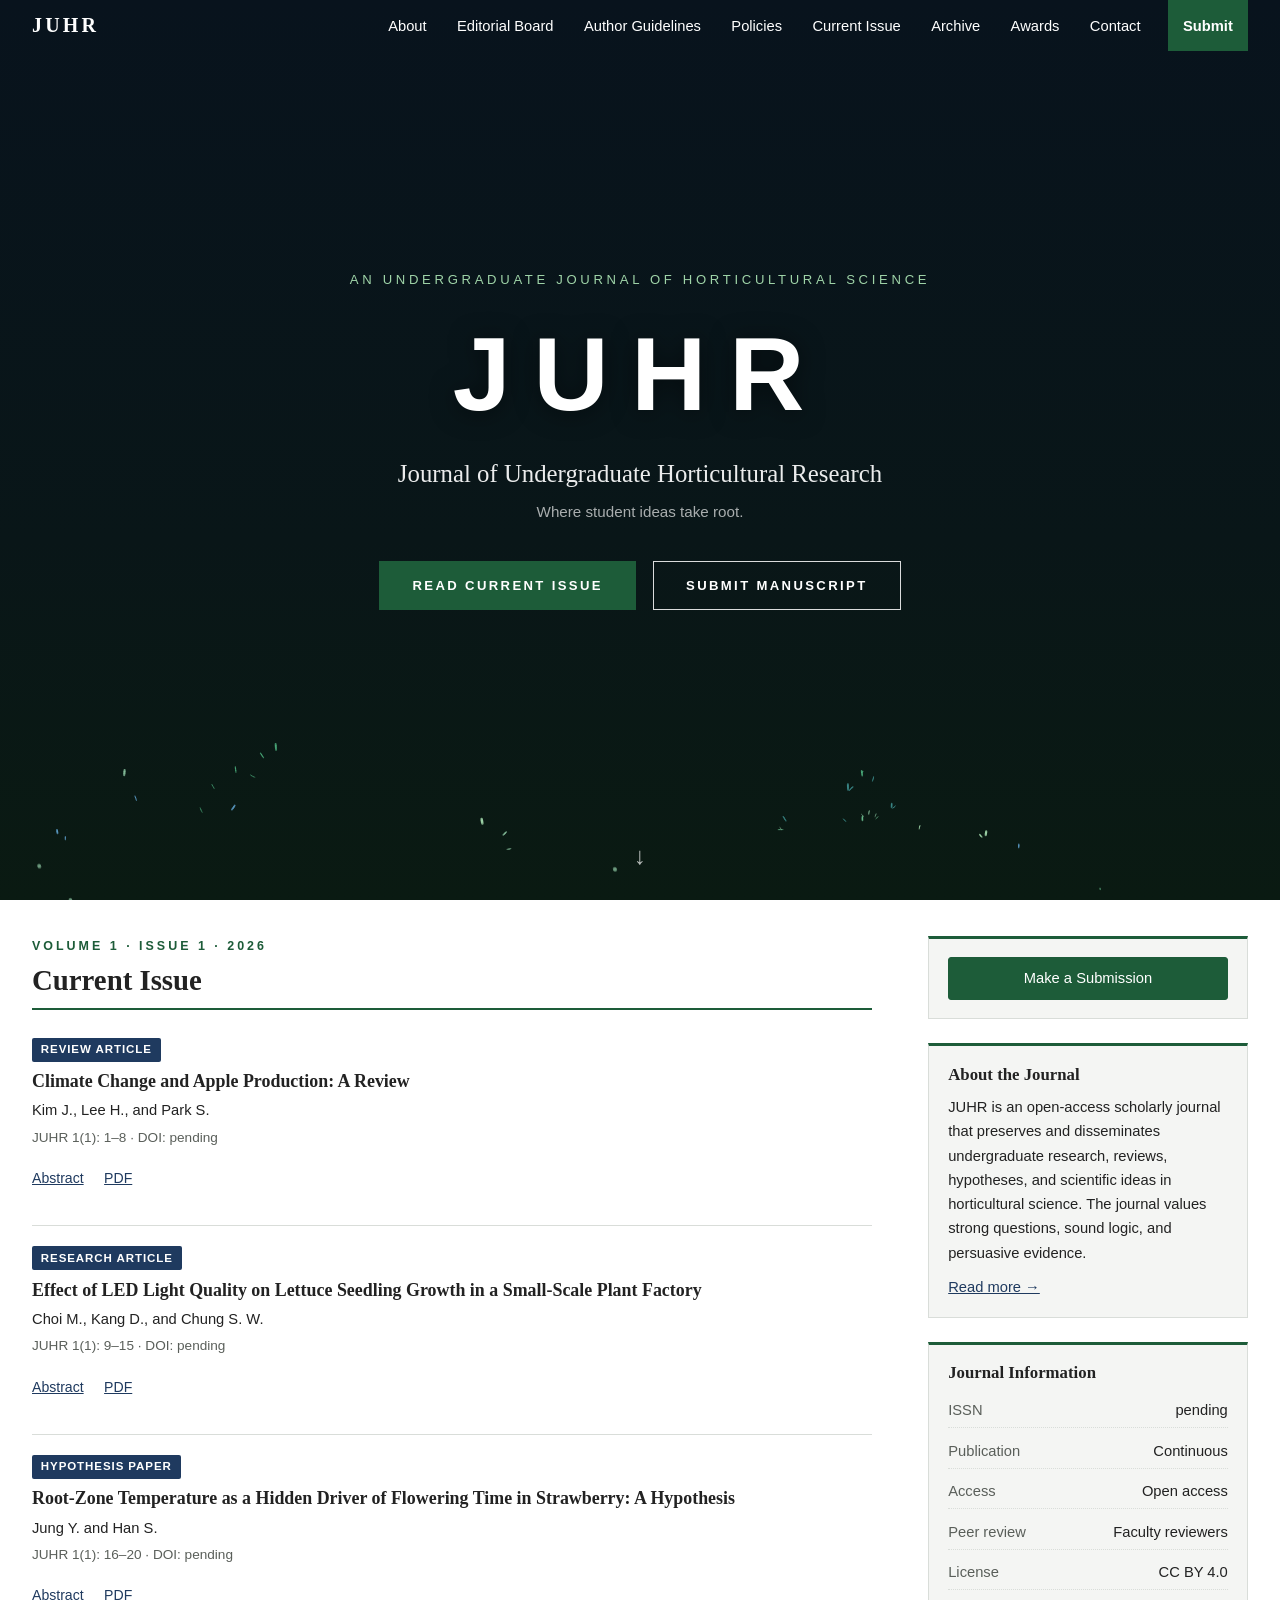
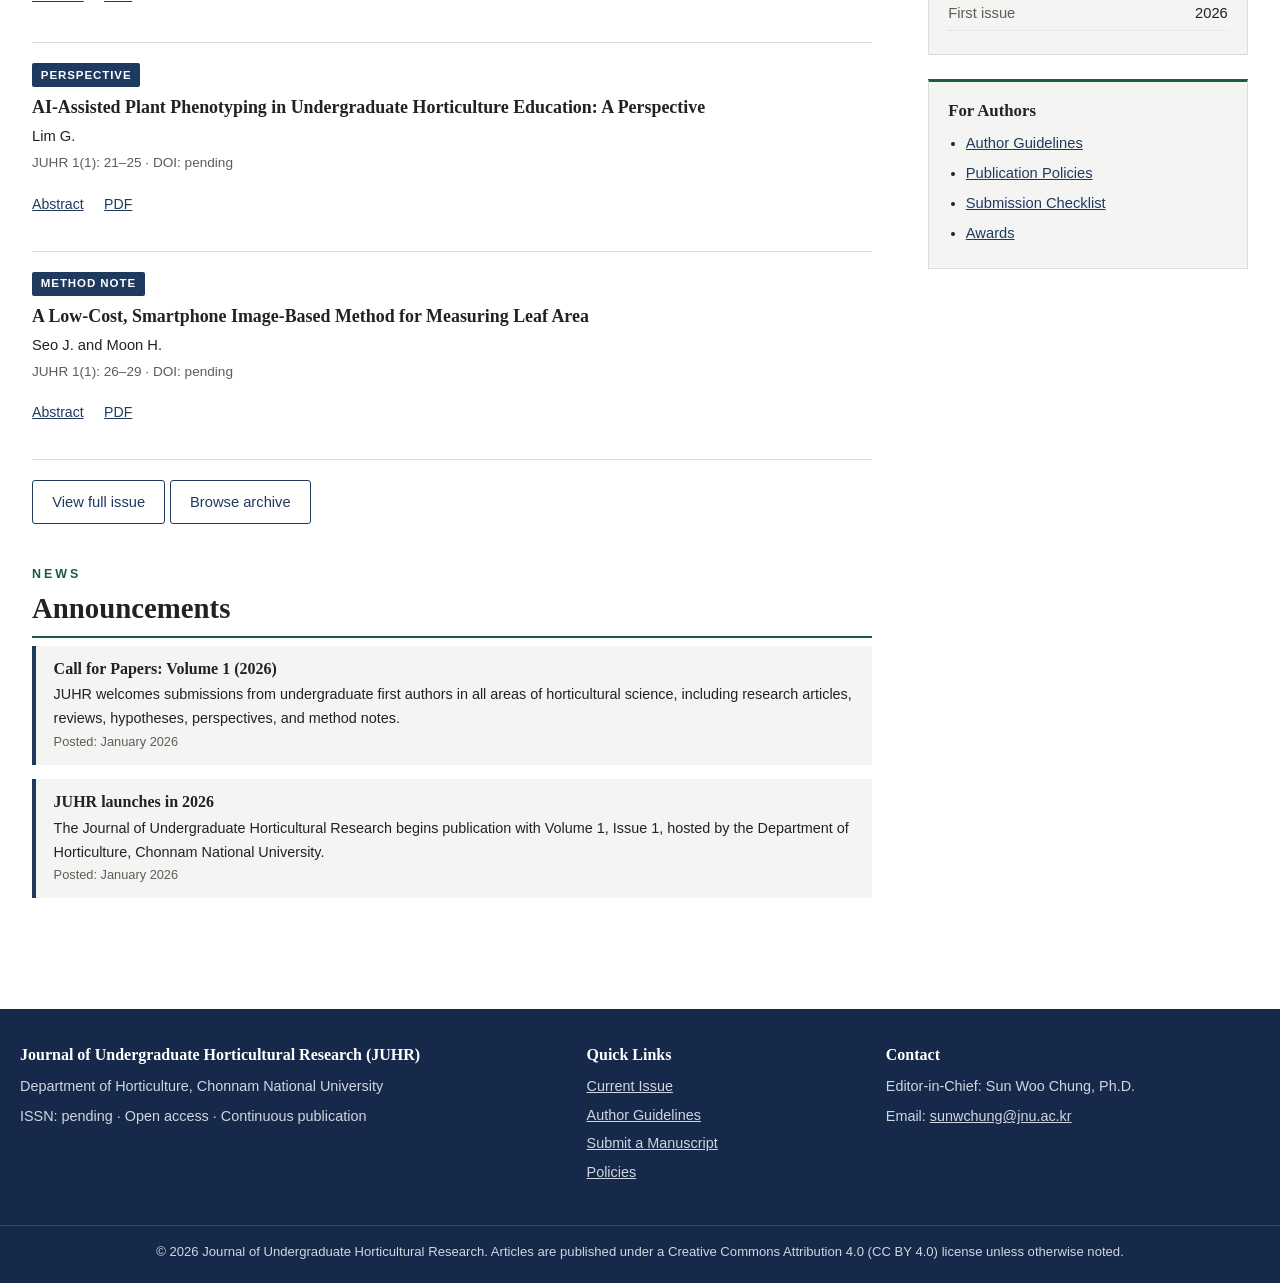
<file: index.html>
<!DOCTYPE html>
<html lang="en">
<head>
  <meta charset="UTF-8">
  <meta name="viewport" content="width=device-width, initial-scale=1.0">
  <meta name="description" content="Journal of Undergraduate Horticultural Research (JUHR) — an open-access undergraduate scholarly journal in horticultural science.">
  <title>Journal of Undergraduate Horticultural Research (JUHR)</title>
  <link rel="stylesheet" href="css/style.css">
</head>
<body class="home">

  <!-- Fixed navigation (transparent over hero, solid after scrolling) -->
  <nav class="site-nav" aria-label="Main navigation">
    <div class="container nav-inner">
      <a class="nav-brand" href="index.html">JUHR</a>
      <button class="nav-toggle" aria-expanded="false" aria-controls="nav-menu">Menu &#9776;</button>
      <ul id="nav-menu" class="nav-menu">
        <li><a href="about.html">About</a></li>
        <li><a href="editorial-board.html">Editorial Board</a></li>
        <li><a href="author-guidelines.html">Author Guidelines</a></li>
        <li><a href="policies.html">Policies</a></li>
        <li><a href="current-issue.html">Current Issue</a></li>
        <li><a href="archive.html">Archive</a></li>
        <li><a href="awards.html">Awards</a></li>
        <li><a href="contact.html">Contact</a></li>
        <li class="nav-submit"><a href="submission.html">Submit</a></li>
      </ul>
    </div>
  </nav>

  <!-- Full-screen hero with generative growth animation (js/script.js) -->
  <section class="hero">
    <canvas id="hero-canvas" aria-hidden="true"></canvas>
    <div class="hero-content">
      <p class="hero-kicker">An Undergraduate Journal of Horticultural Science</p>
      <h1 class="hero-title">JUHR</h1>
      <p class="hero-sub">Journal of Undergraduate Horticultural Research</p>
      <p class="hero-tagline">Where student ideas take root.</p>
      <p class="hero-actions">
        <a class="btn-hero btn-hero-solid" href="current-issue.html">Read Current Issue</a>
        <a class="btn-hero" href="submission.html">Submit Manuscript</a>
      </p>
    </div>
    <a class="scroll-cue" href="#current-issue" aria-label="Scroll down">&#8595;</a>
  </section>

  <main class="page" id="current-issue">
    <div class="container layout">

      <!-- Main column -->
      <div>
        <p class="section-kicker">Volume 1 &middot; Issue 1 &middot; 2026</p>
        <h2 class="page-title">Current Issue</h2>

        <!--
          SAMPLE CONTENT: the five entries below are placeholders.
          To add a real article, copy one <li class="toc-item searchable"> block,
          edit the text, and create a matching landing page in /articles/.
        -->
        <ul class="toc-list">

          <li class="toc-item searchable">
            <span class="article-type">Review Article</span>
            <h3><a href="articles/v1i1-01.html">Climate Change and Apple Production: A Review</a></h3>
            <p class="toc-authors">Kim J., Lee H., and Park S.</p>
            <p class="toc-meta">JUHR 1(1): 1&ndash;8 &middot; DOI: pending</p>
            <p class="toc-links">
              <a href="articles/v1i1-01.html">Abstract</a>
              <a href="assets/pdf/juhr-v1i1-01.pdf">PDF</a>
            </p>
          </li>

          <li class="toc-item searchable">
            <span class="article-type">Research Article</span>
            <h3><a href="articles/v1i1-02.html">Effect of LED Light Quality on Lettuce Seedling Growth in a Small-Scale Plant Factory</a></h3>
            <p class="toc-authors">Choi M., Kang D., and Chung S. W.</p>
            <p class="toc-meta">JUHR 1(1): 9&ndash;15 &middot; DOI: pending</p>
            <p class="toc-links">
              <a href="articles/v1i1-02.html">Abstract</a>
              <a href="assets/pdf/juhr-v1i1-02.pdf">PDF</a>
            </p>
          </li>

          <li class="toc-item searchable">
            <span class="article-type">Hypothesis Paper</span>
            <h3><a href="articles/v1i1-03.html">Root-Zone Temperature as a Hidden Driver of Flowering Time in Strawberry: A Hypothesis</a></h3>
            <p class="toc-authors">Jung Y. and Han S.</p>
            <p class="toc-meta">JUHR 1(1): 16&ndash;20 &middot; DOI: pending</p>
            <p class="toc-links">
              <a href="articles/v1i1-03.html">Abstract</a>
              <a href="assets/pdf/juhr-v1i1-03.pdf">PDF</a>
            </p>
          </li>

          <li class="toc-item searchable">
            <span class="article-type">Perspective</span>
            <h3><a href="articles/v1i1-04.html">AI-Assisted Plant Phenotyping in Undergraduate Horticulture Education: A Perspective</a></h3>
            <p class="toc-authors">Lim G.</p>
            <p class="toc-meta">JUHR 1(1): 21&ndash;25 &middot; DOI: pending</p>
            <p class="toc-links">
              <a href="articles/v1i1-04.html">Abstract</a>
              <a href="assets/pdf/juhr-v1i1-04.pdf">PDF</a>
            </p>
          </li>

          <li class="toc-item searchable">
            <span class="article-type">Method Note</span>
            <h3><a href="articles/v1i1-05.html">A Low-Cost, Smartphone Image-Based Method for Measuring Leaf Area</a></h3>
            <p class="toc-authors">Seo J. and Moon H.</p>
            <p class="toc-meta">JUHR 1(1): 26&ndash;29 &middot; DOI: pending</p>
            <p class="toc-links">
              <a href="articles/v1i1-05.html">Abstract</a>
              <a href="assets/pdf/juhr-v1i1-05.pdf">PDF</a>
            </p>
          </li>

        </ul>

        <p style="margin-top: 1.25rem;">
          <a class="btn" href="current-issue.html">View full issue</a>
          <a class="btn" href="archive.html">Browse archive</a>
        </p>

        <p class="section-kicker" style="margin-top: 2.5rem;">News</p>
        <h2 class="page-title">Announcements</h2>

        <div class="announcement">
          <h3>Call for Papers: Volume 1 (2026)</h3>
          <p>JUHR welcomes submissions from undergraduate first authors in all areas of
            horticultural science, including research articles, reviews, hypotheses,
            perspectives, and method notes.</p>
          <p class="date">Posted: January 2026</p>
        </div>

        <div class="announcement">
          <h3>JUHR launches in 2026</h3>
          <p>The Journal of Undergraduate Horticultural Research begins publication with
            Volume 1, Issue 1, hosted by the Department of Horticulture, Chonnam National
            University.</p>
          <p class="date">Posted: January 2026</p>
        </div>
      </div>

      <!-- Sidebar -->
      <aside>
        <div class="sidebar-box">
          <a class="btn btn-primary btn-block" href="submission.html">Make a Submission</a>
        </div>

        <div class="sidebar-box">
          <h3>About the Journal</h3>
          <p style="font-size: 0.92rem; margin: 0;">
            JUHR is an open-access scholarly journal that preserves and disseminates
            undergraduate research, reviews, hypotheses, and scientific ideas in
            horticultural science. The journal values strong questions, sound logic,
            and persuasive evidence.
          </p>
          <p style="font-size: 0.92rem; margin: 0.6rem 0 0;"><a href="about.html">Read more &rarr;</a></p>
        </div>

        <div class="sidebar-box">
          <h3>Journal Information</h3>
          <ul class="fact-list">
            <li><span class="label">ISSN</span><span>pending</span></li>
            <li><span class="label">Publication</span><span>Continuous</span></li>
            <li><span class="label">Access</span><span>Open access</span></li>
            <li><span class="label">Peer review</span><span>Faculty reviewers</span></li>
            <li><span class="label">License</span><span>CC BY 4.0</span></li>
            <li><span class="label">First issue</span><span>2026</span></li>
          </ul>
        </div>

        <div class="sidebar-box">
          <h3>For Authors</h3>
          <ul>
            <li><a href="author-guidelines.html">Author Guidelines</a></li>
            <li><a href="policies.html">Publication Policies</a></li>
            <li><a href="submission.html">Submission Checklist</a></li>
            <li><a href="awards.html">Awards</a></li>
          </ul>
        </div>
      </aside>

    </div>
  </main>

  <!-- Footer -->
  <footer class="site-footer">
    <div class="container footer-grid">
      <div>
        <h3>Journal of Undergraduate Horticultural Research (JUHR)</h3>
        <p>Department of Horticulture, Chonnam National University</p>
        <p>ISSN: pending &middot; Open access &middot; Continuous publication</p>
      </div>
      <div>
        <h3>Quick Links</h3>
        <ul>
          <li><a href="current-issue.html">Current Issue</a></li>
          <li><a href="author-guidelines.html">Author Guidelines</a></li>
          <li><a href="submission.html">Submit a Manuscript</a></li>
          <li><a href="policies.html">Policies</a></li>
        </ul>
      </div>
      <div>
        <h3>Contact</h3>
        <p>Editor-in-Chief: Sun Woo Chung, Ph.D.</p>
        <p>Email: <a href="mailto:sunwchung@jnu.ac.kr">sunwchung@jnu.ac.kr</a></p>
      </div>
    </div>
    <div class="footer-bottom">
      <p>&copy; 2026 Journal of Undergraduate Horticultural Research. Articles are published
        under a Creative Commons Attribution 4.0 (CC BY 4.0) license unless otherwise noted.</p>
    </div>
  </footer>

  <button id="back-to-top" aria-label="Back to top">&uarr;</button>
  <script src="js/script.js"></script>
</body>
</html>
</file>
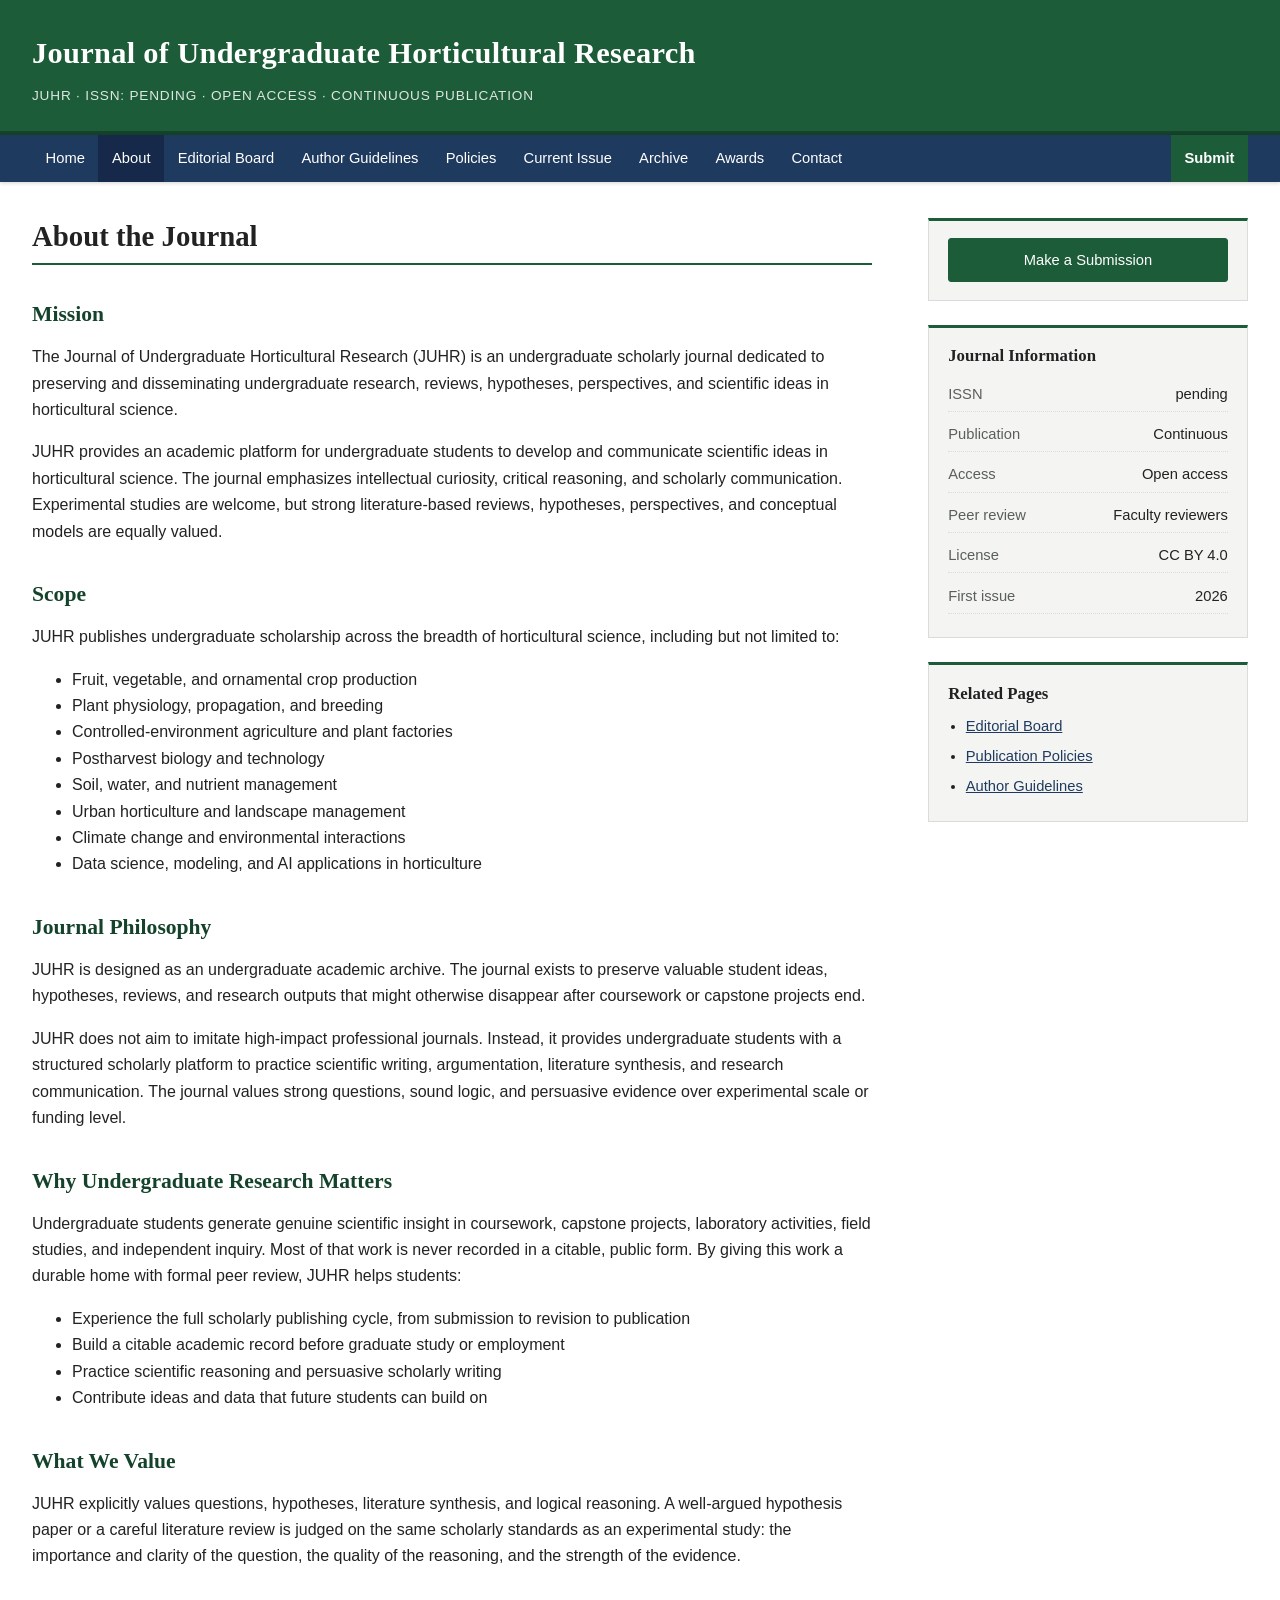
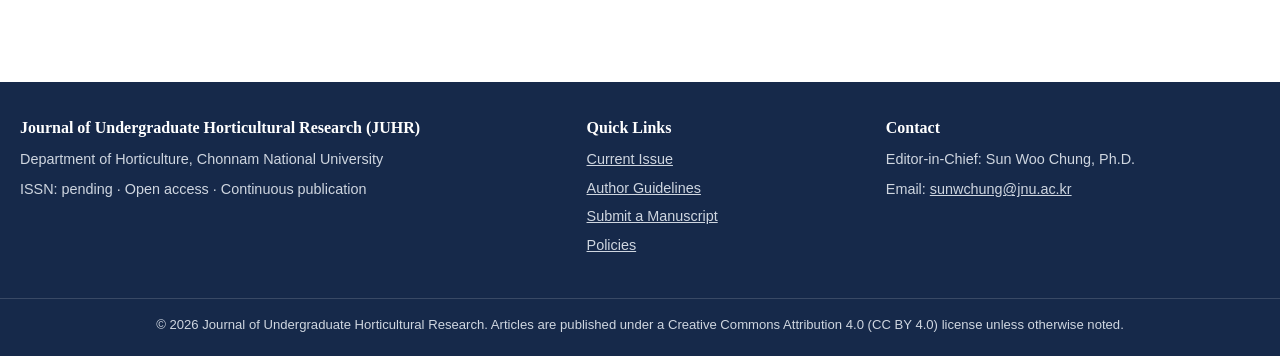
<file: about.html>
<!DOCTYPE html>
<html lang="en">
<head>
  <meta charset="UTF-8">
  <meta name="viewport" content="width=device-width, initial-scale=1.0">
  <meta name="description" content="About the Journal of Undergraduate Horticultural Research (JUHR): mission, scope, and philosophy.">
  <title>About &mdash; JUHR</title>
  <link rel="stylesheet" href="css/style.css">
</head>
<body>

  <header class="masthead">
    <div class="container">
      <a href="index.html">
        <span class="journal-name">Journal of Undergraduate Horticultural Research</span>
        <span class="journal-meta">JUHR &middot; ISSN: pending &middot; Open Access &middot; Continuous Publication</span>
      </a>
    </div>
  </header>

  <nav class="site-nav" aria-label="Main navigation">
    <div class="container nav-inner">
      <button class="nav-toggle" aria-expanded="false" aria-controls="nav-menu">Menu &#9776;</button>
      <ul id="nav-menu" class="nav-menu">
        <li><a href="index.html">Home</a></li>
        <li><a href="about.html" class="active">About</a></li>
        <li><a href="editorial-board.html">Editorial Board</a></li>
        <li><a href="author-guidelines.html">Author Guidelines</a></li>
        <li><a href="policies.html">Policies</a></li>
        <li><a href="current-issue.html">Current Issue</a></li>
        <li><a href="archive.html">Archive</a></li>
        <li><a href="awards.html">Awards</a></li>
        <li><a href="contact.html">Contact</a></li>
        <li class="nav-submit"><a href="submission.html">Submit</a></li>
      </ul>
    </div>
  </nav>

  <main class="page">
    <div class="container layout">

      <div>
        <h1 class="page-title">About the Journal</h1>

        <h2 class="section-title">Mission</h2>
        <p>
          The Journal of Undergraduate Horticultural Research (JUHR) is an undergraduate
          scholarly journal dedicated to preserving and disseminating undergraduate research,
          reviews, hypotheses, perspectives, and scientific ideas in horticultural science.
        </p>
        <p>
          JUHR provides an academic platform for undergraduate students to develop and
          communicate scientific ideas in horticultural science. The journal emphasizes
          intellectual curiosity, critical reasoning, and scholarly communication.
          Experimental studies are welcome, but strong literature-based reviews, hypotheses,
          perspectives, and conceptual models are equally valued.
        </p>

        <h2 class="section-title">Scope</h2>
        <p>
          JUHR publishes undergraduate scholarship across the breadth of horticultural
          science, including but not limited to:
        </p>
        <ul>
          <li>Fruit, vegetable, and ornamental crop production</li>
          <li>Plant physiology, propagation, and breeding</li>
          <li>Controlled-environment agriculture and plant factories</li>
          <li>Postharvest biology and technology</li>
          <li>Soil, water, and nutrient management</li>
          <li>Urban horticulture and landscape management</li>
          <li>Climate change and environmental interactions</li>
          <li>Data science, modeling, and AI applications in horticulture</li>
        </ul>

        <h2 class="section-title">Journal Philosophy</h2>
        <p>
          JUHR is designed as an undergraduate academic archive. The journal exists to
          preserve valuable student ideas, hypotheses, reviews, and research outputs that
          might otherwise disappear after coursework or capstone projects end.
        </p>
        <p>
          JUHR does not aim to imitate high-impact professional journals. Instead, it
          provides undergraduate students with a structured scholarly platform to practice
          scientific writing, argumentation, literature synthesis, and research
          communication. The journal values strong questions, sound logic, and persuasive
          evidence over experimental scale or funding level.
        </p>

        <h2 class="section-title">Why Undergraduate Research Matters</h2>
        <p>
          Undergraduate students generate genuine scientific insight in coursework, capstone
          projects, laboratory activities, field studies, and independent inquiry. Most of
          that work is never recorded in a citable, public form. By giving this work a
          durable home with formal peer review, JUHR helps students:
        </p>
        <ul>
          <li>Experience the full scholarly publishing cycle, from submission to revision to publication</li>
          <li>Build a citable academic record before graduate study or employment</li>
          <li>Practice scientific reasoning and persuasive scholarly writing</li>
          <li>Contribute ideas and data that future students can build on</li>
        </ul>

        <h2 class="section-title">What We Value</h2>
        <p>
          JUHR explicitly values questions, hypotheses, literature synthesis, and logical
          reasoning. A well-argued hypothesis paper or a careful literature review is judged
          on the same scholarly standards as an experimental study: the importance and
          clarity of the question, the quality of the reasoning, and the strength of the
          evidence.
        </p>
      </div>

      <aside>
        <div class="sidebar-box">
          <a class="btn btn-primary btn-block" href="submission.html">Make a Submission</a>
        </div>
        <div class="sidebar-box">
          <h3>Journal Information</h3>
          <ul class="fact-list">
            <li><span class="label">ISSN</span><span>pending</span></li>
            <li><span class="label">Publication</span><span>Continuous</span></li>
            <li><span class="label">Access</span><span>Open access</span></li>
            <li><span class="label">Peer review</span><span>Faculty reviewers</span></li>
            <li><span class="label">License</span><span>CC BY 4.0</span></li>
            <li><span class="label">First issue</span><span>2026</span></li>
          </ul>
        </div>
        <div class="sidebar-box">
          <h3>Related Pages</h3>
          <ul>
            <li><a href="editorial-board.html">Editorial Board</a></li>
            <li><a href="policies.html">Publication Policies</a></li>
            <li><a href="author-guidelines.html">Author Guidelines</a></li>
          </ul>
        </div>
      </aside>

    </div>
  </main>

  <footer class="site-footer">
    <div class="container footer-grid">
      <div>
        <h3>Journal of Undergraduate Horticultural Research (JUHR)</h3>
        <p>Department of Horticulture, Chonnam National University</p>
        <p>ISSN: pending &middot; Open access &middot; Continuous publication</p>
      </div>
      <div>
        <h3>Quick Links</h3>
        <ul>
          <li><a href="current-issue.html">Current Issue</a></li>
          <li><a href="author-guidelines.html">Author Guidelines</a></li>
          <li><a href="submission.html">Submit a Manuscript</a></li>
          <li><a href="policies.html">Policies</a></li>
        </ul>
      </div>
      <div>
        <h3>Contact</h3>
        <p>Editor-in-Chief: Sun Woo Chung, Ph.D.</p>
        <p>Email: <a href="mailto:sunwchung@jnu.ac.kr">sunwchung@jnu.ac.kr</a></p>
      </div>
    </div>
    <div class="footer-bottom">
      <p>&copy; 2026 Journal of Undergraduate Horticultural Research. Articles are published
        under a Creative Commons Attribution 4.0 (CC BY 4.0) license unless otherwise noted.</p>
    </div>
  </footer>

  <button id="back-to-top" aria-label="Back to top">&uarr;</button>
  <script src="js/script.js"></script>
</body>
</html>
</file>
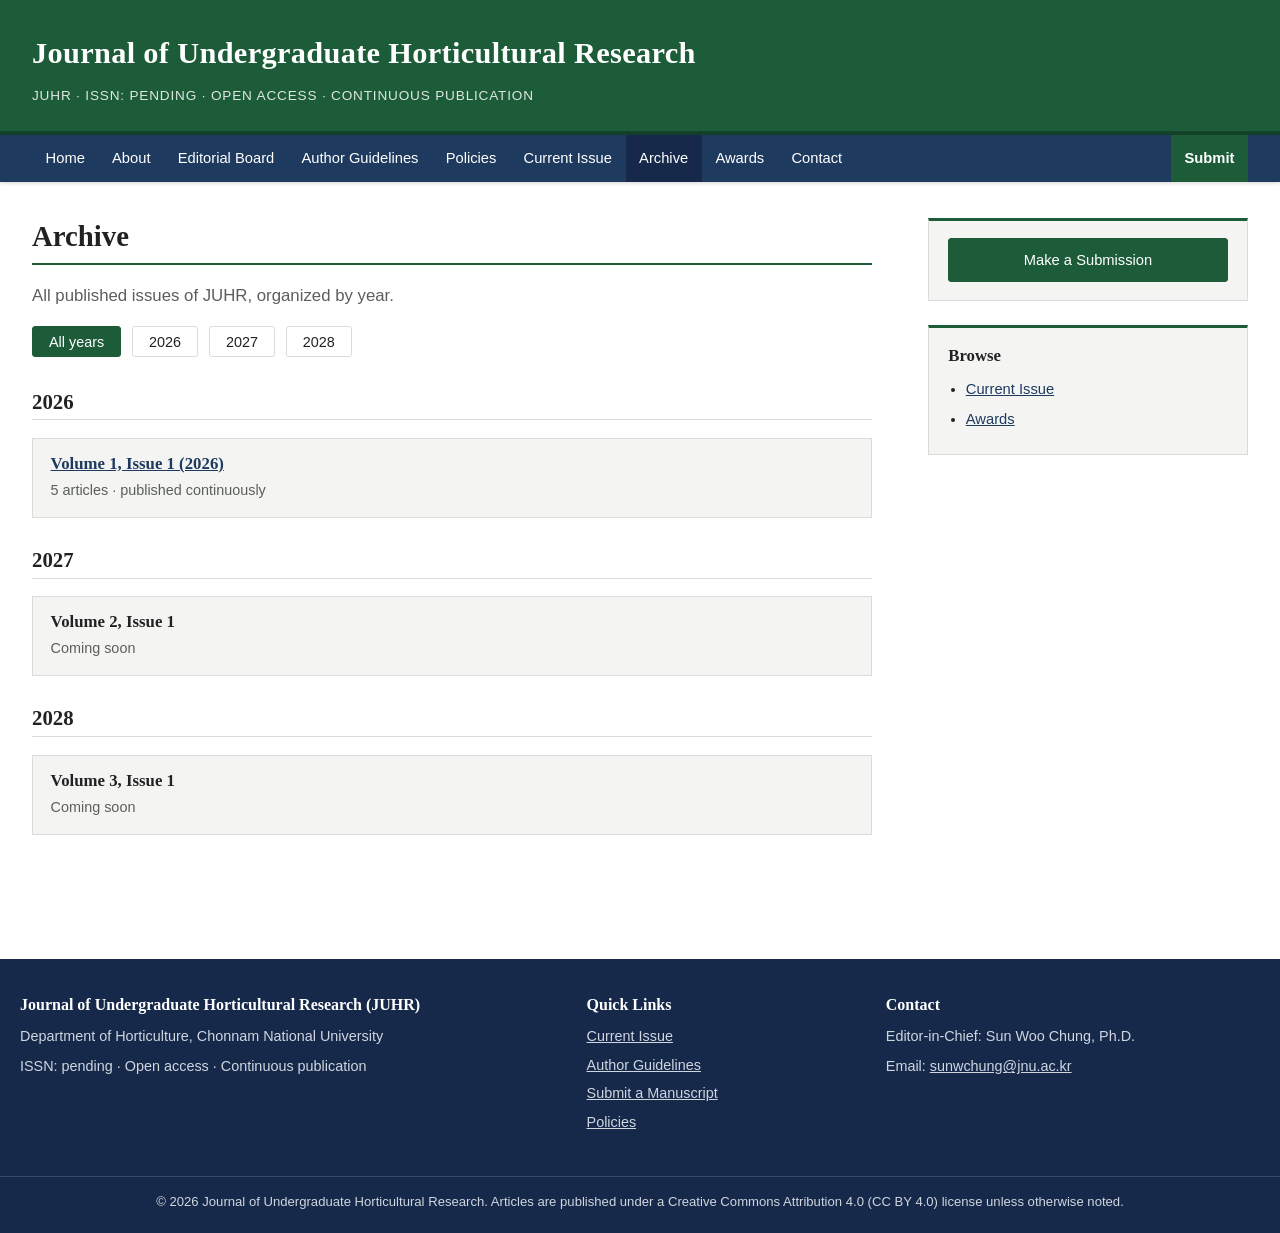
<file: archive.html>
<!DOCTYPE html>
<html lang="en">
<head>
  <meta charset="UTF-8">
  <meta name="viewport" content="width=device-width, initial-scale=1.0">
  <meta name="description" content="Archive of the Journal of Undergraduate Horticultural Research (JUHR).">
  <title>Archive &mdash; JUHR</title>
  <link rel="stylesheet" href="css/style.css">
</head>
<body>

  <header class="masthead">
    <div class="container">
      <a href="index.html">
        <span class="journal-name">Journal of Undergraduate Horticultural Research</span>
        <span class="journal-meta">JUHR &middot; ISSN: pending &middot; Open Access &middot; Continuous Publication</span>
      </a>
    </div>
  </header>

  <nav class="site-nav" aria-label="Main navigation">
    <div class="container nav-inner">
      <button class="nav-toggle" aria-expanded="false" aria-controls="nav-menu">Menu &#9776;</button>
      <ul id="nav-menu" class="nav-menu">
        <li><a href="index.html">Home</a></li>
        <li><a href="about.html">About</a></li>
        <li><a href="editorial-board.html">Editorial Board</a></li>
        <li><a href="author-guidelines.html">Author Guidelines</a></li>
        <li><a href="policies.html">Policies</a></li>
        <li><a href="current-issue.html">Current Issue</a></li>
        <li><a href="archive.html" class="active">Archive</a></li>
        <li><a href="awards.html">Awards</a></li>
        <li><a href="contact.html">Contact</a></li>
        <li class="nav-submit"><a href="submission.html">Submit</a></li>
      </ul>
    </div>
  </nav>

  <main class="page">
    <div class="container layout">

      <div>
        <h1 class="page-title">Archive</h1>
        <p class="lead">All published issues of JUHR, organized by year.</p>

        <!-- Year filter (handled by js/script.js) -->
        <div class="filter-bar" role="group" aria-label="Filter archive by year">
          <button data-year="all" class="active">All years</button>
          <button data-year="2026">2026</button>
          <button data-year="2027">2027</button>
          <button data-year="2028">2028</button>
        </div>

        <!--
          To add a new issue: copy an .archive-issue block into the matching
          .archive-year section (or add a new section with data-year="YYYY"
          plus a matching button in the filter bar above).
        -->

        <section class="archive-year" data-year="2026">
          <h2>2026</h2>
          <div class="archive-issue">
            <h3><a href="current-issue.html">Volume 1, Issue 1 (2026)</a></h3>
            <p>5 articles &middot; published continuously</p>
          </div>
        </section>

        <section class="archive-year" data-year="2027">
          <h2>2027</h2>
          <div class="archive-issue">
            <h3>Volume 2, Issue 1</h3>
            <p>Coming soon</p>
          </div>
        </section>

        <section class="archive-year" data-year="2028">
          <h2>2028</h2>
          <div class="archive-issue">
            <h3>Volume 3, Issue 1</h3>
            <p>Coming soon</p>
          </div>
        </section>
      </div>

      <aside>
        <div class="sidebar-box">
          <a class="btn btn-primary btn-block" href="submission.html">Make a Submission</a>
        </div>
        <div class="sidebar-box">
          <h3>Browse</h3>
          <ul>
            <li><a href="current-issue.html">Current Issue</a></li>
            <li><a href="awards.html">Awards</a></li>
          </ul>
        </div>
      </aside>

    </div>
  </main>

  <footer class="site-footer">
    <div class="container footer-grid">
      <div>
        <h3>Journal of Undergraduate Horticultural Research (JUHR)</h3>
        <p>Department of Horticulture, Chonnam National University</p>
        <p>ISSN: pending &middot; Open access &middot; Continuous publication</p>
      </div>
      <div>
        <h3>Quick Links</h3>
        <ul>
          <li><a href="current-issue.html">Current Issue</a></li>
          <li><a href="author-guidelines.html">Author Guidelines</a></li>
          <li><a href="submission.html">Submit a Manuscript</a></li>
          <li><a href="policies.html">Policies</a></li>
        </ul>
      </div>
      <div>
        <h3>Contact</h3>
        <p>Editor-in-Chief: Sun Woo Chung, Ph.D.</p>
        <p>Email: <a href="mailto:sunwchung@jnu.ac.kr">sunwchung@jnu.ac.kr</a></p>
      </div>
    </div>
    <div class="footer-bottom">
      <p>&copy; 2026 Journal of Undergraduate Horticultural Research. Articles are published
        under a Creative Commons Attribution 4.0 (CC BY 4.0) license unless otherwise noted.</p>
    </div>
  </footer>

  <button id="back-to-top" aria-label="Back to top">&uarr;</button>
  <script src="js/script.js"></script>
</body>
</html>
</file>
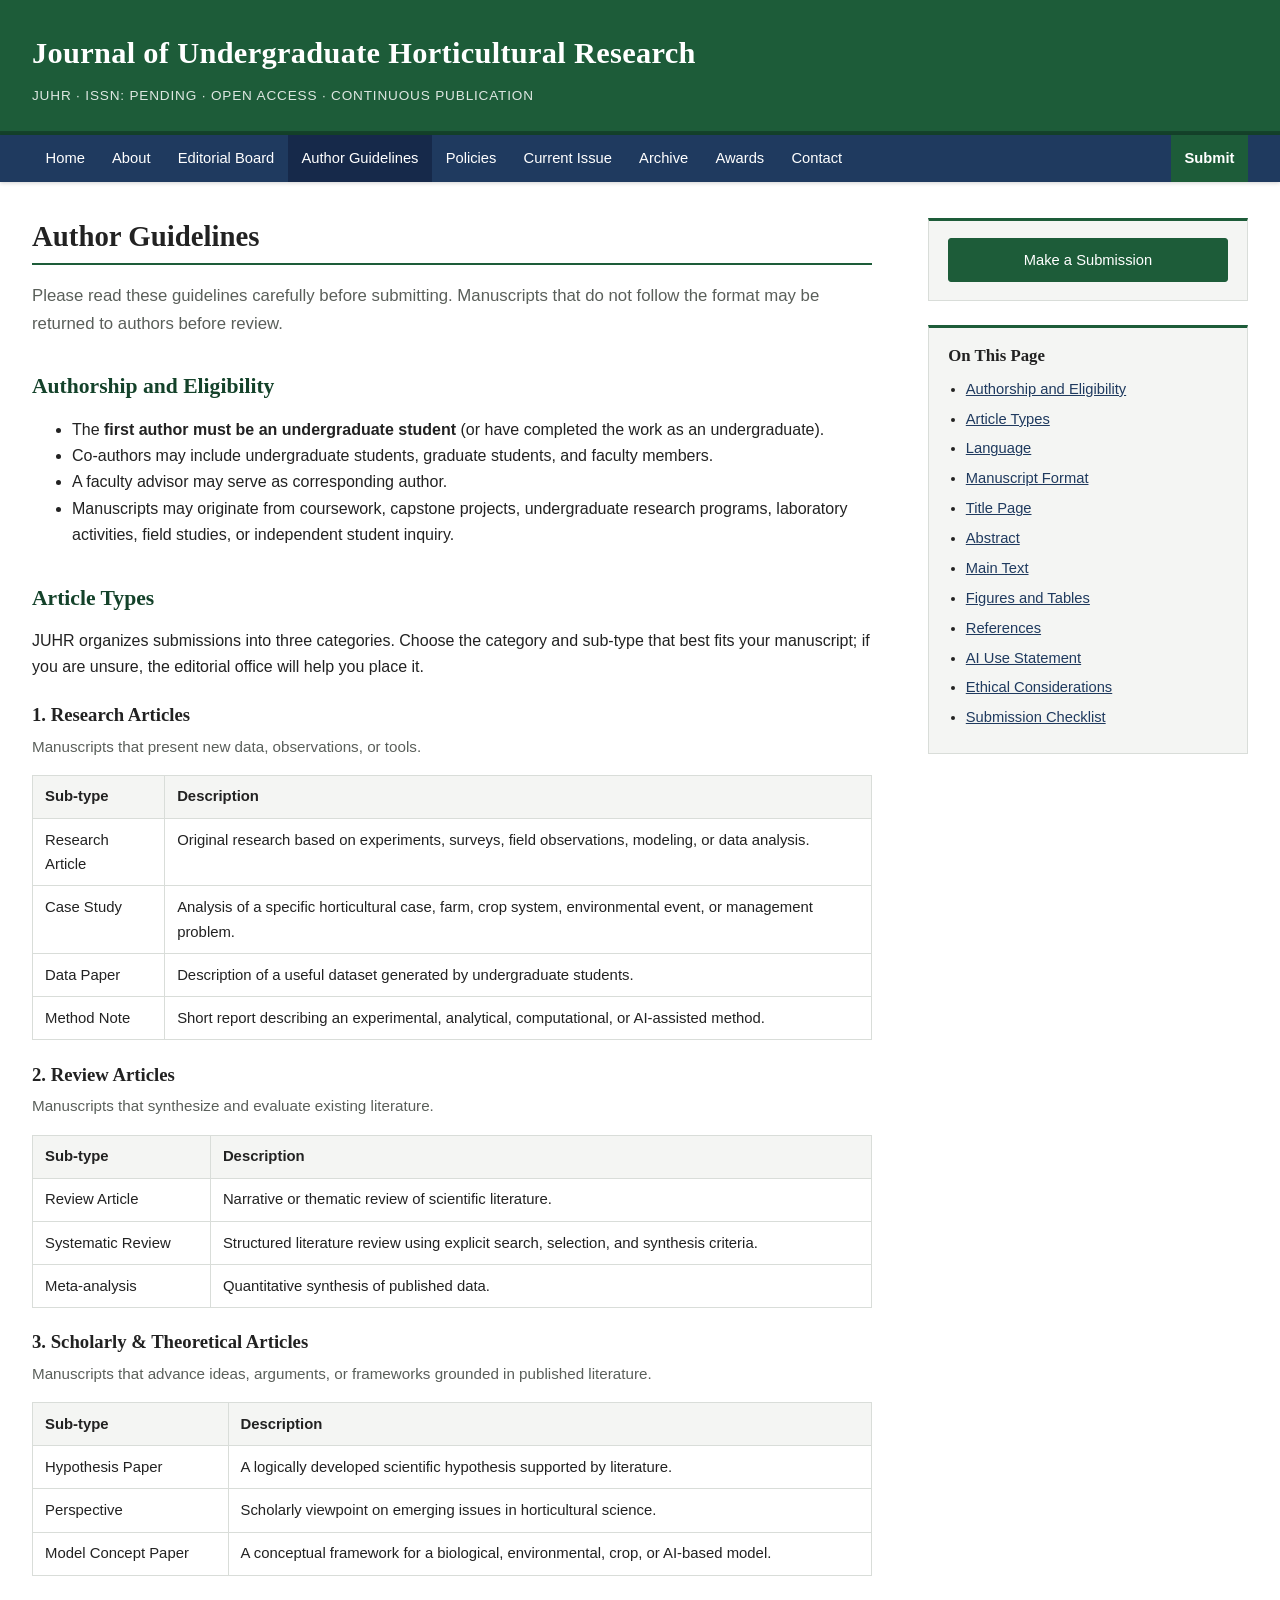
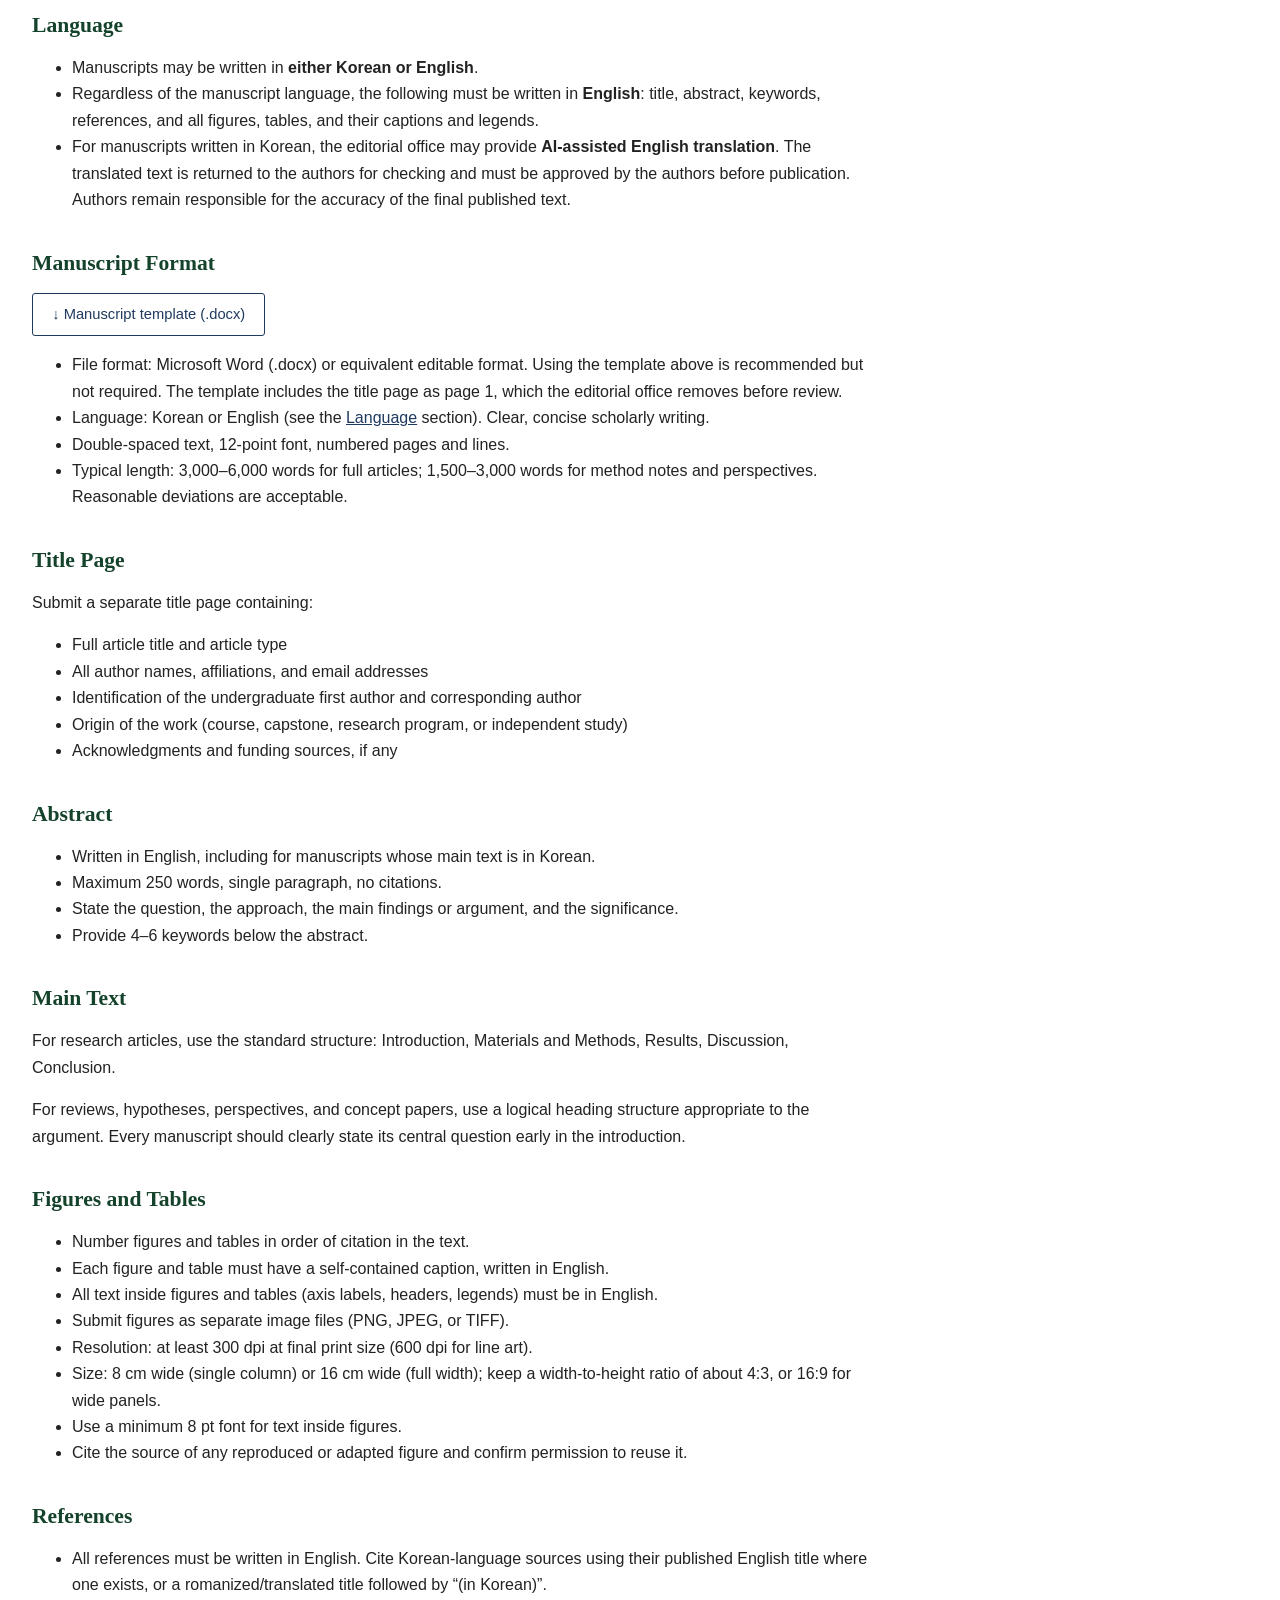
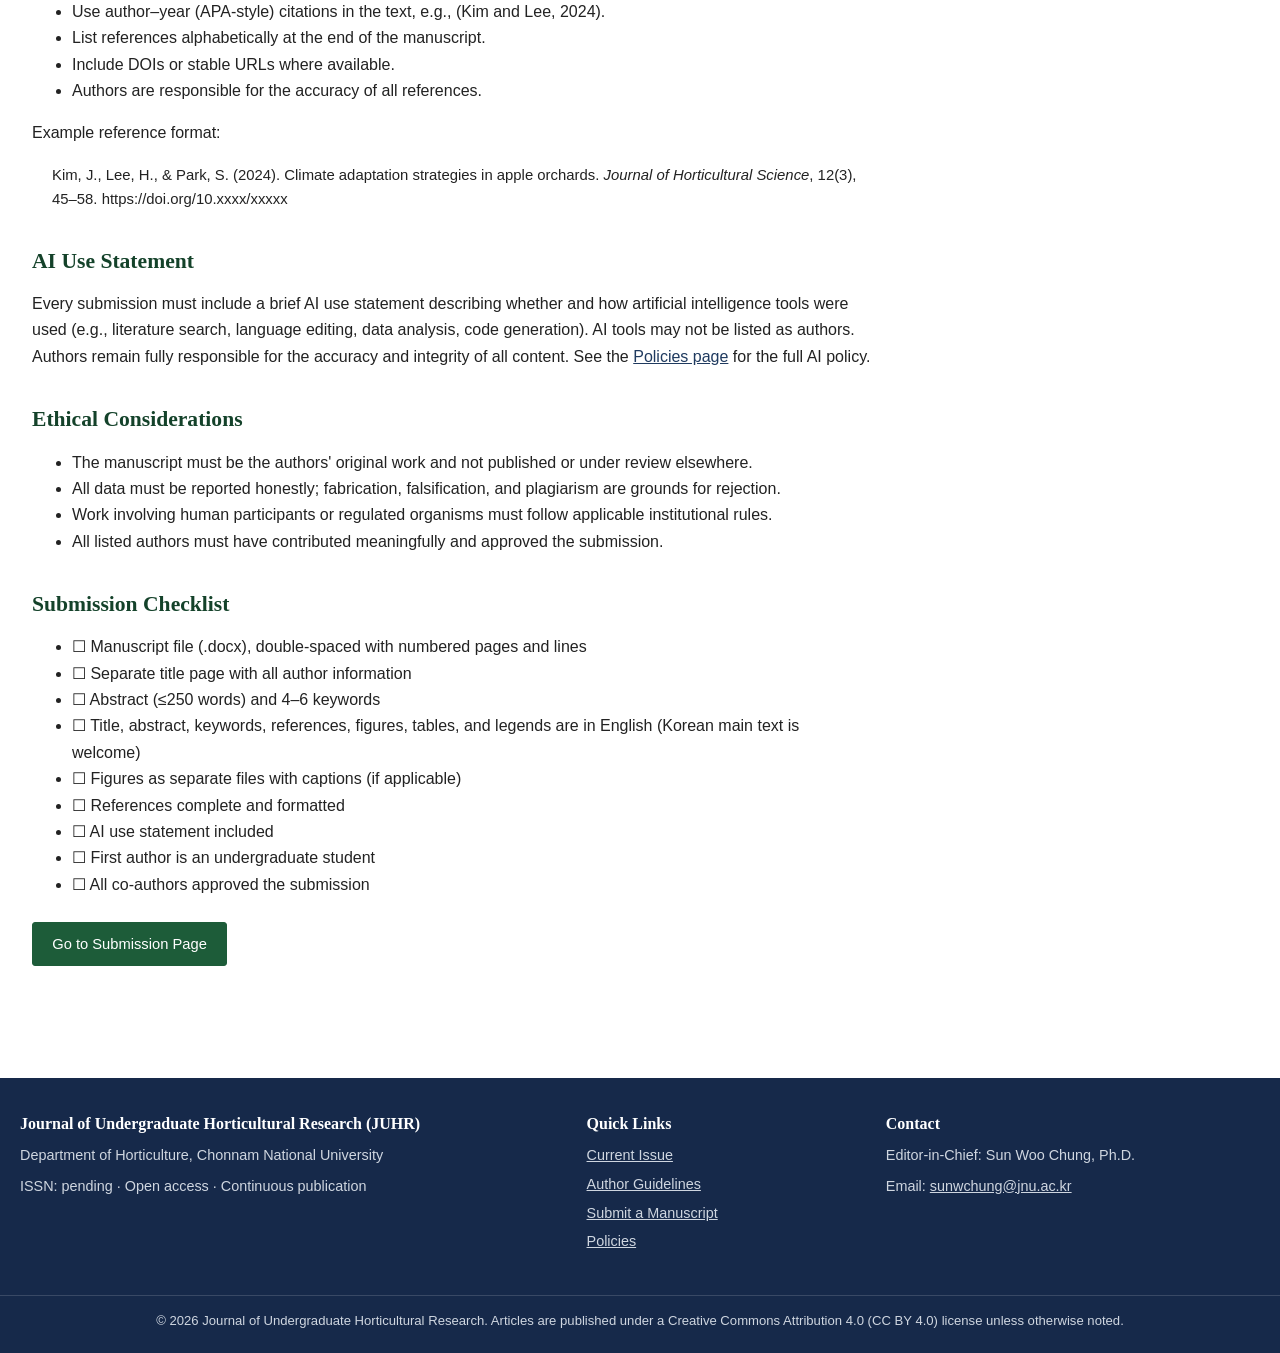
<file: author-guidelines.html>
<!DOCTYPE html>
<html lang="en">
<head>
  <meta charset="UTF-8">
  <meta name="viewport" content="width=device-width, initial-scale=1.0">
  <meta name="description" content="Author guidelines for the Journal of Undergraduate Horticultural Research (JUHR): article types, manuscript format, and submission checklist.">
  <title>Author Guidelines &mdash; JUHR</title>
  <link rel="stylesheet" href="css/style.css">
</head>
<body>

  <header class="masthead">
    <div class="container">
      <a href="index.html">
        <span class="journal-name">Journal of Undergraduate Horticultural Research</span>
        <span class="journal-meta">JUHR &middot; ISSN: pending &middot; Open Access &middot; Continuous Publication</span>
      </a>
    </div>
  </header>

  <nav class="site-nav" aria-label="Main navigation">
    <div class="container nav-inner">
      <button class="nav-toggle" aria-expanded="false" aria-controls="nav-menu">Menu &#9776;</button>
      <ul id="nav-menu" class="nav-menu">
        <li><a href="index.html">Home</a></li>
        <li><a href="about.html">About</a></li>
        <li><a href="editorial-board.html">Editorial Board</a></li>
        <li><a href="author-guidelines.html" class="active">Author Guidelines</a></li>
        <li><a href="policies.html">Policies</a></li>
        <li><a href="current-issue.html">Current Issue</a></li>
        <li><a href="archive.html">Archive</a></li>
        <li><a href="awards.html">Awards</a></li>
        <li><a href="contact.html">Contact</a></li>
        <li class="nav-submit"><a href="submission.html">Submit</a></li>
      </ul>
    </div>
  </nav>

  <main class="page">
    <div class="container layout">

      <div>
        <h1 class="page-title">Author Guidelines</h1>
        <p class="lead">
          Please read these guidelines carefully before submitting. Manuscripts that do not
          follow the format may be returned to authors before review.
        </p>

        <h2 class="section-title" id="eligibility">Authorship and Eligibility</h2>
        <ul>
          <li>The <strong>first author must be an undergraduate student</strong> (or have completed the work as an undergraduate).</li>
          <li>Co-authors may include undergraduate students, graduate students, and faculty members.</li>
          <li>A faculty advisor may serve as corresponding author.</li>
          <li>Manuscripts may originate from coursework, capstone projects, undergraduate
            research programs, laboratory activities, field studies, or independent student inquiry.</li>
        </ul>

        <h2 class="section-title" id="article-types">Article Types</h2>
        <p>
          JUHR organizes submissions into three categories. Choose the category and sub-type
          that best fits your manuscript; if you are unsure, the editorial office will help
          you place it.
        </p>

        <h3 style="margin: 1.4rem 0 0.4rem;">1. Research Articles</h3>
        <p style="font-size: 0.95rem; color: #5a5f5a; margin: 0 0 0.6rem;">
          Manuscripts that present new data, observations, or tools.
        </p>
        <table>
          <thead>
            <tr><th>Sub-type</th><th>Description</th></tr>
          </thead>
          <tbody>
            <tr><td>Research Article</td><td>Original research based on experiments, surveys, field observations, modeling, or data analysis.</td></tr>
            <tr><td>Case Study</td><td>Analysis of a specific horticultural case, farm, crop system, environmental event, or management problem.</td></tr>
            <tr><td>Data Paper</td><td>Description of a useful dataset generated by undergraduate students.</td></tr>
            <tr><td>Method Note</td><td>Short report describing an experimental, analytical, computational, or AI-assisted method.</td></tr>
          </tbody>
        </table>

        <h3 style="margin: 1.4rem 0 0.4rem;">2. Review Articles</h3>
        <p style="font-size: 0.95rem; color: #5a5f5a; margin: 0 0 0.6rem;">
          Manuscripts that synthesize and evaluate existing literature.
        </p>
        <table>
          <thead>
            <tr><th>Sub-type</th><th>Description</th></tr>
          </thead>
          <tbody>
            <tr><td>Review Article</td><td>Narrative or thematic review of scientific literature.</td></tr>
            <tr><td>Systematic Review</td><td>Structured literature review using explicit search, selection, and synthesis criteria.</td></tr>
            <tr><td>Meta-analysis</td><td>Quantitative synthesis of published data.</td></tr>
          </tbody>
        </table>

        <h3 style="margin: 1.4rem 0 0.4rem;">3. Scholarly &amp; Theoretical Articles</h3>
        <p style="font-size: 0.95rem; color: #5a5f5a; margin: 0 0 0.6rem;">
          Manuscripts that advance ideas, arguments, or frameworks grounded in published literature.
        </p>
        <table>
          <thead>
            <tr><th>Sub-type</th><th>Description</th></tr>
          </thead>
          <tbody>
            <tr><td>Hypothesis Paper</td><td>A logically developed scientific hypothesis supported by literature.</td></tr>
            <tr><td>Perspective</td><td>Scholarly viewpoint on emerging issues in horticultural science.</td></tr>
            <tr><td>Model Concept Paper</td><td>A conceptual framework for a biological, environmental, crop, or AI-based model.</td></tr>
          </tbody>
        </table>

        <h2 class="section-title" id="language">Language</h2>
        <ul>
          <li>Manuscripts may be written in <strong>either Korean or English</strong>.</li>
          <li>Regardless of the manuscript language, the following must be written in
            <strong>English</strong>: title, abstract, keywords, references, and all
            figures, tables, and their captions and legends.</li>
          <li>For manuscripts written in Korean, the editorial office may provide
            <strong>AI-assisted English translation</strong>. The translated text is
            returned to the authors for checking and must be approved by the authors
            before publication. Authors remain responsible for the accuracy of the final
            published text.</li>
        </ul>

        <h2 class="section-title" id="format">Manuscript Format</h2>
        <p>
          <a class="btn" href="assets/templates/juhr-manuscript-template.docx" download>
            &#8595; Manuscript template (.docx)</a>
        </p>
        <ul>
          <li>File format: Microsoft Word (.docx) or equivalent editable format.
            Using the template above is recommended but not required. The template
            includes the title page as page 1, which the editorial office removes
            before review.</li>
          <li>Language: Korean or English (see the <a href="#language">Language</a> section).
            Clear, concise scholarly writing.</li>
          <li>Double-spaced text, 12-point font, numbered pages and lines.</li>
          <li>Typical length: 3,000&ndash;6,000 words for full articles; 1,500&ndash;3,000 words
            for method notes and perspectives. Reasonable deviations are acceptable.</li>
        </ul>

        <h2 class="section-title" id="title-page">Title Page</h2>
        <p>Submit a separate title page containing:</p>
        <ul>
          <li>Full article title and article type</li>
          <li>All author names, affiliations, and email addresses</li>
          <li>Identification of the undergraduate first author and corresponding author</li>
          <li>Origin of the work (course, capstone, research program, or independent study)</li>
          <li>Acknowledgments and funding sources, if any</li>
        </ul>

        <h2 class="section-title" id="abstract">Abstract</h2>
        <ul>
          <li>Written in English, including for manuscripts whose main text is in Korean.</li>
          <li>Maximum 250 words, single paragraph, no citations.</li>
          <li>State the question, the approach, the main findings or argument, and the significance.</li>
          <li>Provide 4&ndash;6 keywords below the abstract.</li>
        </ul>

        <h2 class="section-title" id="main-text">Main Text</h2>
        <p>For research articles, use the standard structure:
          Introduction, Materials and Methods, Results, Discussion, Conclusion.</p>
        <p>For reviews, hypotheses, perspectives, and concept papers, use a logical heading
          structure appropriate to the argument. Every manuscript should clearly state its
          central question early in the introduction.</p>

        <h2 class="section-title" id="figures-tables">Figures and Tables</h2>
        <ul>
          <li>Number figures and tables in order of citation in the text.</li>
          <li>Each figure and table must have a self-contained caption, written in English.</li>
          <li>All text inside figures and tables (axis labels, headers, legends) must be in English.</li>
          <li>Submit figures as separate image files (PNG, JPEG, or TIFF).</li>
          <li>Resolution: at least 300 dpi at final print size (600 dpi for line art).</li>
          <li>Size: 8 cm wide (single column) or 16 cm wide (full width); keep a
            width-to-height ratio of about 4:3, or 16:9 for wide panels.</li>
          <li>Use a minimum 8 pt font for text inside figures.</li>
          <li>Cite the source of any reproduced or adapted figure and confirm permission to reuse it.</li>
        </ul>

        <h2 class="section-title" id="references">References</h2>
        <ul>
          <li>All references must be written in English. Cite Korean-language sources using
            their published English title where one exists, or a romanized/translated title
            followed by &ldquo;(in Korean)&rdquo;.</li>
          <li>Use author&ndash;year (APA-style) citations in the text, e.g., (Kim and Lee, 2024).</li>
          <li>List references alphabetically at the end of the manuscript.</li>
          <li>Include DOIs or stable URLs where available.</li>
          <li>Authors are responsible for the accuracy of all references.</li>
        </ul>
        <p>Example reference format:</p>
        <p style="padding-left: 1.25rem; font-size: 0.93rem;">
          Kim, J., Lee, H., &amp; Park, S. (2024). Climate adaptation strategies in apple
          orchards. <em>Journal of Horticultural Science</em>, 12(3), 45&ndash;58.
          https://doi.org/10.xxxx/xxxxx
        </p>

        <h2 class="section-title" id="ai-statement">AI Use Statement</h2>
        <p>
          Every submission must include a brief AI use statement describing whether and how
          artificial intelligence tools were used (e.g., literature search, language editing,
          data analysis, code generation). AI tools may not be listed as authors. Authors
          remain fully responsible for the accuracy and integrity of all content.
          See the <a href="policies.html">Policies page</a> for the full AI policy.
        </p>

        <h2 class="section-title" id="ethics">Ethical Considerations</h2>
        <ul>
          <li>The manuscript must be the authors' original work and not published or under review elsewhere.</li>
          <li>All data must be reported honestly; fabrication, falsification, and plagiarism are grounds for rejection.</li>
          <li>Work involving human participants or regulated organisms must follow applicable institutional rules.</li>
          <li>All listed authors must have contributed meaningfully and approved the submission.</li>
        </ul>

        <h2 class="section-title" id="checklist">Submission Checklist</h2>
        <ul>
          <li>&#9744; Manuscript file (.docx), double-spaced with numbered pages and lines</li>
          <li>&#9744; Separate title page with all author information</li>
          <li>&#9744; Abstract (&le;250 words) and 4&ndash;6 keywords</li>
          <li>&#9744; Title, abstract, keywords, references, figures, tables, and legends
            are in English (Korean main text is welcome)</li>
          <li>&#9744; Figures as separate files with captions (if applicable)</li>
          <li>&#9744; References complete and formatted</li>
          <li>&#9744; AI use statement included</li>
          <li>&#9744; First author is an undergraduate student</li>
          <li>&#9744; All co-authors approved the submission</li>
        </ul>

        <p style="margin-top: 1.5rem;">
          <a class="btn btn-primary" href="submission.html">Go to Submission Page</a>
        </p>
      </div>

      <aside>
        <div class="sidebar-box">
          <a class="btn btn-primary btn-block" href="submission.html">Make a Submission</a>
        </div>
        <div class="sidebar-box">
          <h3>On This Page</h3>
          <ul>
            <li><a href="#eligibility">Authorship and Eligibility</a></li>
            <li><a href="#article-types">Article Types</a></li>
            <li><a href="#language">Language</a></li>
            <li><a href="#format">Manuscript Format</a></li>
            <li><a href="#title-page">Title Page</a></li>
            <li><a href="#abstract">Abstract</a></li>
            <li><a href="#main-text">Main Text</a></li>
            <li><a href="#figures-tables">Figures and Tables</a></li>
            <li><a href="#references">References</a></li>
            <li><a href="#ai-statement">AI Use Statement</a></li>
            <li><a href="#ethics">Ethical Considerations</a></li>
            <li><a href="#checklist">Submission Checklist</a></li>
          </ul>
        </div>
      </aside>

    </div>
  </main>

  <footer class="site-footer">
    <div class="container footer-grid">
      <div>
        <h3>Journal of Undergraduate Horticultural Research (JUHR)</h3>
        <p>Department of Horticulture, Chonnam National University</p>
        <p>ISSN: pending &middot; Open access &middot; Continuous publication</p>
      </div>
      <div>
        <h3>Quick Links</h3>
        <ul>
          <li><a href="current-issue.html">Current Issue</a></li>
          <li><a href="author-guidelines.html">Author Guidelines</a></li>
          <li><a href="submission.html">Submit a Manuscript</a></li>
          <li><a href="policies.html">Policies</a></li>
        </ul>
      </div>
      <div>
        <h3>Contact</h3>
        <p>Editor-in-Chief: Sun Woo Chung, Ph.D.</p>
        <p>Email: <a href="mailto:sunwchung@jnu.ac.kr">sunwchung@jnu.ac.kr</a></p>
      </div>
    </div>
    <div class="footer-bottom">
      <p>&copy; 2026 Journal of Undergraduate Horticultural Research. Articles are published
        under a Creative Commons Attribution 4.0 (CC BY 4.0) license unless otherwise noted.</p>
    </div>
  </footer>

  <button id="back-to-top" aria-label="Back to top">&uarr;</button>
  <script src="js/script.js"></script>
</body>
</html>
</file>
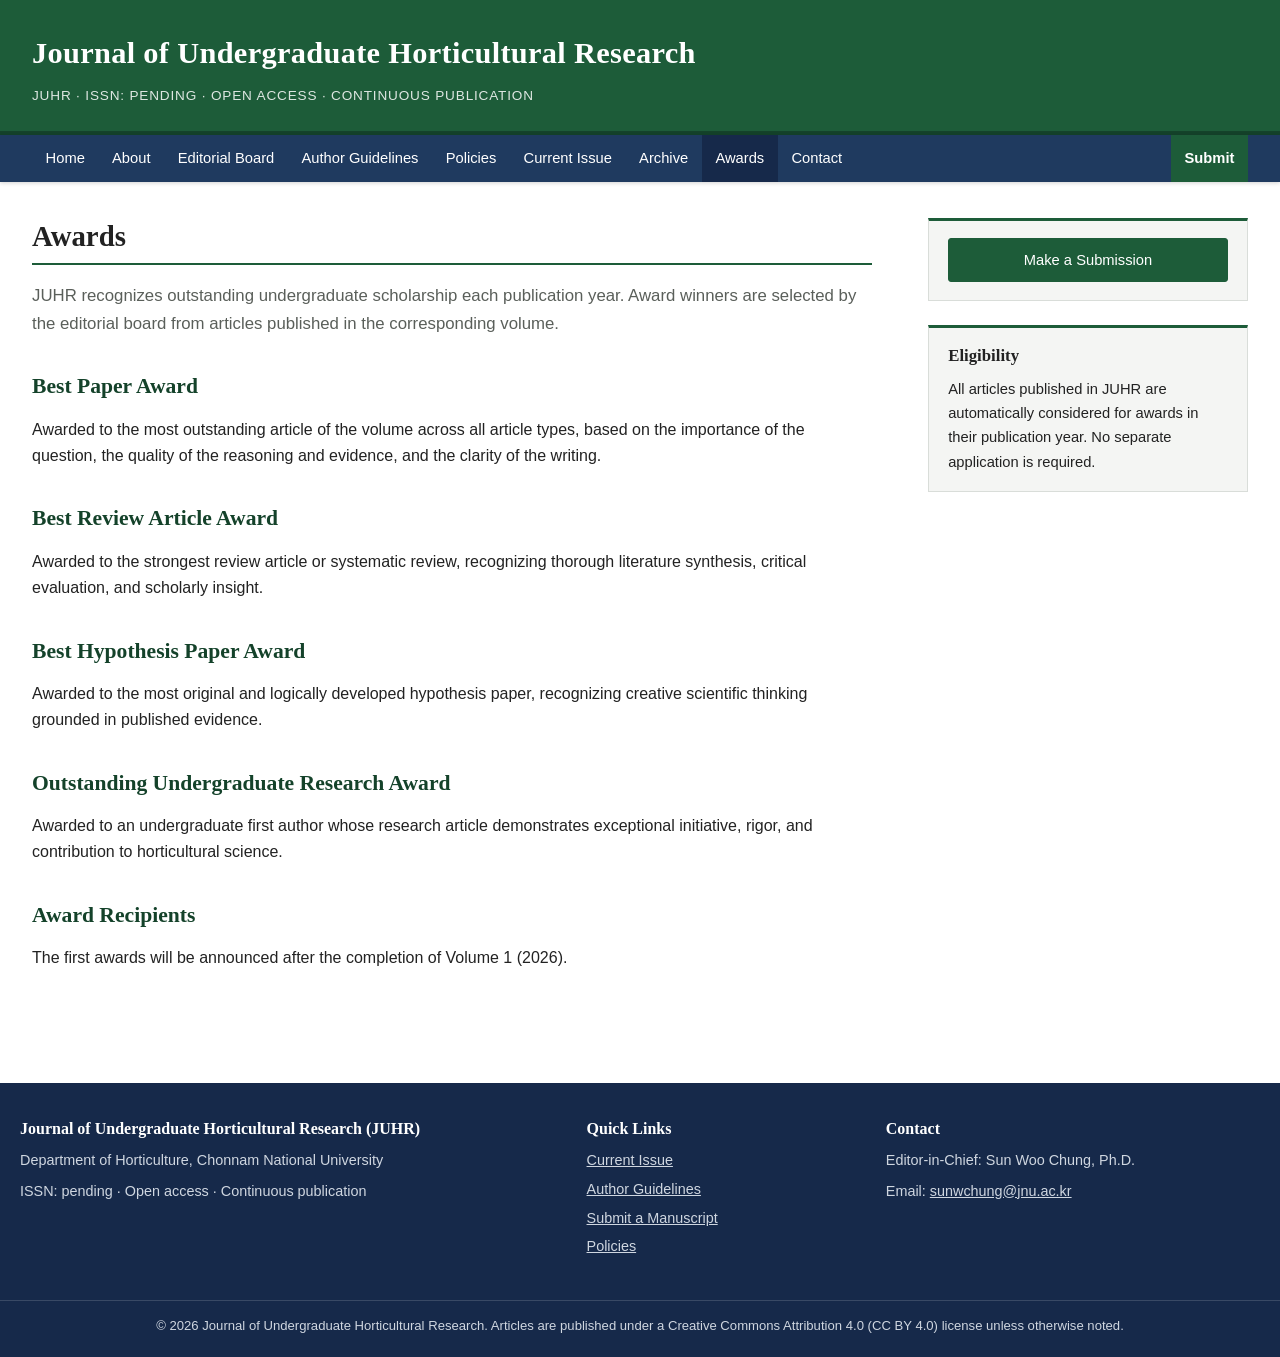
<file: awards.html>
<!DOCTYPE html>
<html lang="en">
<head>
  <meta charset="UTF-8">
  <meta name="viewport" content="width=device-width, initial-scale=1.0">
  <meta name="description" content="Awards of the Journal of Undergraduate Horticultural Research (JUHR).">
  <title>Awards &mdash; JUHR</title>
  <link rel="stylesheet" href="css/style.css">
</head>
<body>

  <header class="masthead">
    <div class="container">
      <a href="index.html">
        <span class="journal-name">Journal of Undergraduate Horticultural Research</span>
        <span class="journal-meta">JUHR &middot; ISSN: pending &middot; Open Access &middot; Continuous Publication</span>
      </a>
    </div>
  </header>

  <nav class="site-nav" aria-label="Main navigation">
    <div class="container nav-inner">
      <button class="nav-toggle" aria-expanded="false" aria-controls="nav-menu">Menu &#9776;</button>
      <ul id="nav-menu" class="nav-menu">
        <li><a href="index.html">Home</a></li>
        <li><a href="about.html">About</a></li>
        <li><a href="editorial-board.html">Editorial Board</a></li>
        <li><a href="author-guidelines.html">Author Guidelines</a></li>
        <li><a href="policies.html">Policies</a></li>
        <li><a href="current-issue.html">Current Issue</a></li>
        <li><a href="archive.html">Archive</a></li>
        <li><a href="awards.html" class="active">Awards</a></li>
        <li><a href="contact.html">Contact</a></li>
        <li class="nav-submit"><a href="submission.html">Submit</a></li>
      </ul>
    </div>
  </nav>

  <main class="page">
    <div class="container layout">

      <div>
        <h1 class="page-title">Awards</h1>
        <p class="lead">
          JUHR recognizes outstanding undergraduate scholarship each publication year.
          Award winners are selected by the editorial board from articles published in the
          corresponding volume.
        </p>

        <h2 class="section-title">Best Paper Award</h2>
        <p>
          Awarded to the most outstanding article of the volume across all article types,
          based on the importance of the question, the quality of the reasoning and
          evidence, and the clarity of the writing.
        </p>

        <h2 class="section-title">Best Review Article Award</h2>
        <p>
          Awarded to the strongest review article or systematic review, recognizing
          thorough literature synthesis, critical evaluation, and scholarly insight.
        </p>

        <h2 class="section-title">Best Hypothesis Paper Award</h2>
        <p>
          Awarded to the most original and logically developed hypothesis paper,
          recognizing creative scientific thinking grounded in published evidence.
        </p>

        <h2 class="section-title">Outstanding Undergraduate Research Award</h2>
        <p>
          Awarded to an undergraduate first author whose research article demonstrates
          exceptional initiative, rigor, and contribution to horticultural science.
        </p>

        <h2 class="section-title">Award Recipients</h2>
        <p>
          The first awards will be announced after the completion of Volume 1 (2026).
        </p>
      </div>

      <aside>
        <div class="sidebar-box">
          <a class="btn btn-primary btn-block" href="submission.html">Make a Submission</a>
        </div>
        <div class="sidebar-box">
          <h3>Eligibility</h3>
          <p style="font-size: 0.92rem; margin: 0;">
            All articles published in JUHR are automatically considered for awards in their
            publication year. No separate application is required.
          </p>
        </div>
      </aside>

    </div>
  </main>

  <footer class="site-footer">
    <div class="container footer-grid">
      <div>
        <h3>Journal of Undergraduate Horticultural Research (JUHR)</h3>
        <p>Department of Horticulture, Chonnam National University</p>
        <p>ISSN: pending &middot; Open access &middot; Continuous publication</p>
      </div>
      <div>
        <h3>Quick Links</h3>
        <ul>
          <li><a href="current-issue.html">Current Issue</a></li>
          <li><a href="author-guidelines.html">Author Guidelines</a></li>
          <li><a href="submission.html">Submit a Manuscript</a></li>
          <li><a href="policies.html">Policies</a></li>
        </ul>
      </div>
      <div>
        <h3>Contact</h3>
        <p>Editor-in-Chief: Sun Woo Chung, Ph.D.</p>
        <p>Email: <a href="mailto:sunwchung@jnu.ac.kr">sunwchung@jnu.ac.kr</a></p>
      </div>
    </div>
    <div class="footer-bottom">
      <p>&copy; 2026 Journal of Undergraduate Horticultural Research. Articles are published
        under a Creative Commons Attribution 4.0 (CC BY 4.0) license unless otherwise noted.</p>
    </div>
  </footer>

  <button id="back-to-top" aria-label="Back to top">&uarr;</button>
  <script src="js/script.js"></script>
</body>
</html>
</file>
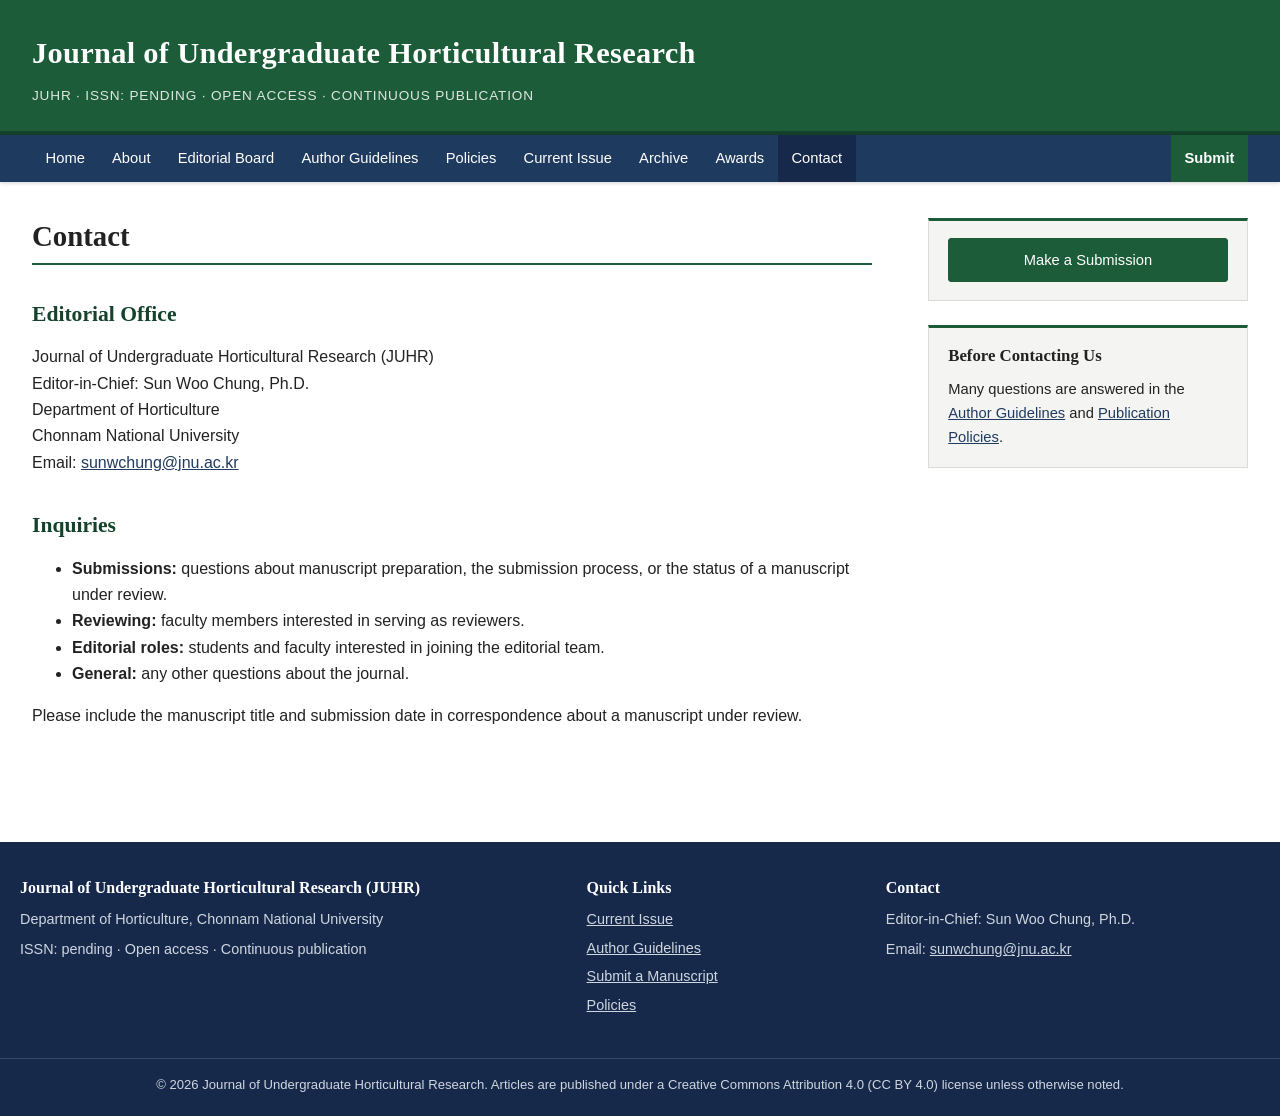
<file: contact.html>
<!DOCTYPE html>
<html lang="en">
<head>
  <meta charset="UTF-8">
  <meta name="viewport" content="width=device-width, initial-scale=1.0">
  <meta name="description" content="Contact the Journal of Undergraduate Horticultural Research (JUHR).">
  <title>Contact &mdash; JUHR</title>
  <link rel="stylesheet" href="css/style.css">
</head>
<body>

  <header class="masthead">
    <div class="container">
      <a href="index.html">
        <span class="journal-name">Journal of Undergraduate Horticultural Research</span>
        <span class="journal-meta">JUHR &middot; ISSN: pending &middot; Open Access &middot; Continuous Publication</span>
      </a>
    </div>
  </header>

  <nav class="site-nav" aria-label="Main navigation">
    <div class="container nav-inner">
      <button class="nav-toggle" aria-expanded="false" aria-controls="nav-menu">Menu &#9776;</button>
      <ul id="nav-menu" class="nav-menu">
        <li><a href="index.html">Home</a></li>
        <li><a href="about.html">About</a></li>
        <li><a href="editorial-board.html">Editorial Board</a></li>
        <li><a href="author-guidelines.html">Author Guidelines</a></li>
        <li><a href="policies.html">Policies</a></li>
        <li><a href="current-issue.html">Current Issue</a></li>
        <li><a href="archive.html">Archive</a></li>
        <li><a href="awards.html">Awards</a></li>
        <li><a href="contact.html" class="active">Contact</a></li>
        <li class="nav-submit"><a href="submission.html">Submit</a></li>
      </ul>
    </div>
  </nav>

  <main class="page">
    <div class="container layout">

      <div>
        <h1 class="page-title">Contact</h1>

        <h2 class="section-title">Editorial Office</h2>
        <p>
          Journal of Undergraduate Horticultural Research (JUHR)<br>
          Editor-in-Chief: Sun Woo Chung, Ph.D.<br>
          Department of Horticulture<br>
          Chonnam National University<br>
          <!-- Replace the placeholder below with the journal contact email. -->
          Email: <a href="mailto:sunwchung@jnu.ac.kr">sunwchung@jnu.ac.kr</a>
        </p>

        <h2 class="section-title">Inquiries</h2>
        <ul>
          <li><strong>Submissions:</strong> questions about manuscript preparation, the
            submission process, or the status of a manuscript under review.</li>
          <li><strong>Reviewing:</strong> faculty members interested in serving as reviewers.</li>
          <li><strong>Editorial roles:</strong> students and faculty interested in joining
            the editorial team.</li>
          <li><strong>General:</strong> any other questions about the journal.</li>
        </ul>
        <p>
          Please include the manuscript title and submission date in correspondence about a
          manuscript under review.
        </p>
      </div>

      <aside>
        <div class="sidebar-box">
          <a class="btn btn-primary btn-block" href="submission.html">Make a Submission</a>
        </div>
        <div class="sidebar-box">
          <h3>Before Contacting Us</h3>
          <p style="font-size: 0.92rem; margin: 0;">
            Many questions are answered in the
            <a href="author-guidelines.html">Author Guidelines</a> and
            <a href="policies.html">Publication Policies</a>.
          </p>
        </div>
      </aside>

    </div>
  </main>

  <footer class="site-footer">
    <div class="container footer-grid">
      <div>
        <h3>Journal of Undergraduate Horticultural Research (JUHR)</h3>
        <p>Department of Horticulture, Chonnam National University</p>
        <p>ISSN: pending &middot; Open access &middot; Continuous publication</p>
      </div>
      <div>
        <h3>Quick Links</h3>
        <ul>
          <li><a href="current-issue.html">Current Issue</a></li>
          <li><a href="author-guidelines.html">Author Guidelines</a></li>
          <li><a href="submission.html">Submit a Manuscript</a></li>
          <li><a href="policies.html">Policies</a></li>
        </ul>
      </div>
      <div>
        <h3>Contact</h3>
        <p>Editor-in-Chief: Sun Woo Chung, Ph.D.</p>
        <p>Email: <a href="mailto:sunwchung@jnu.ac.kr">sunwchung@jnu.ac.kr</a></p>
      </div>
    </div>
    <div class="footer-bottom">
      <p>&copy; 2026 Journal of Undergraduate Horticultural Research. Articles are published
        under a Creative Commons Attribution 4.0 (CC BY 4.0) license unless otherwise noted.</p>
    </div>
  </footer>

  <button id="back-to-top" aria-label="Back to top">&uarr;</button>
  <script src="js/script.js"></script>
</body>
</html>
</file>
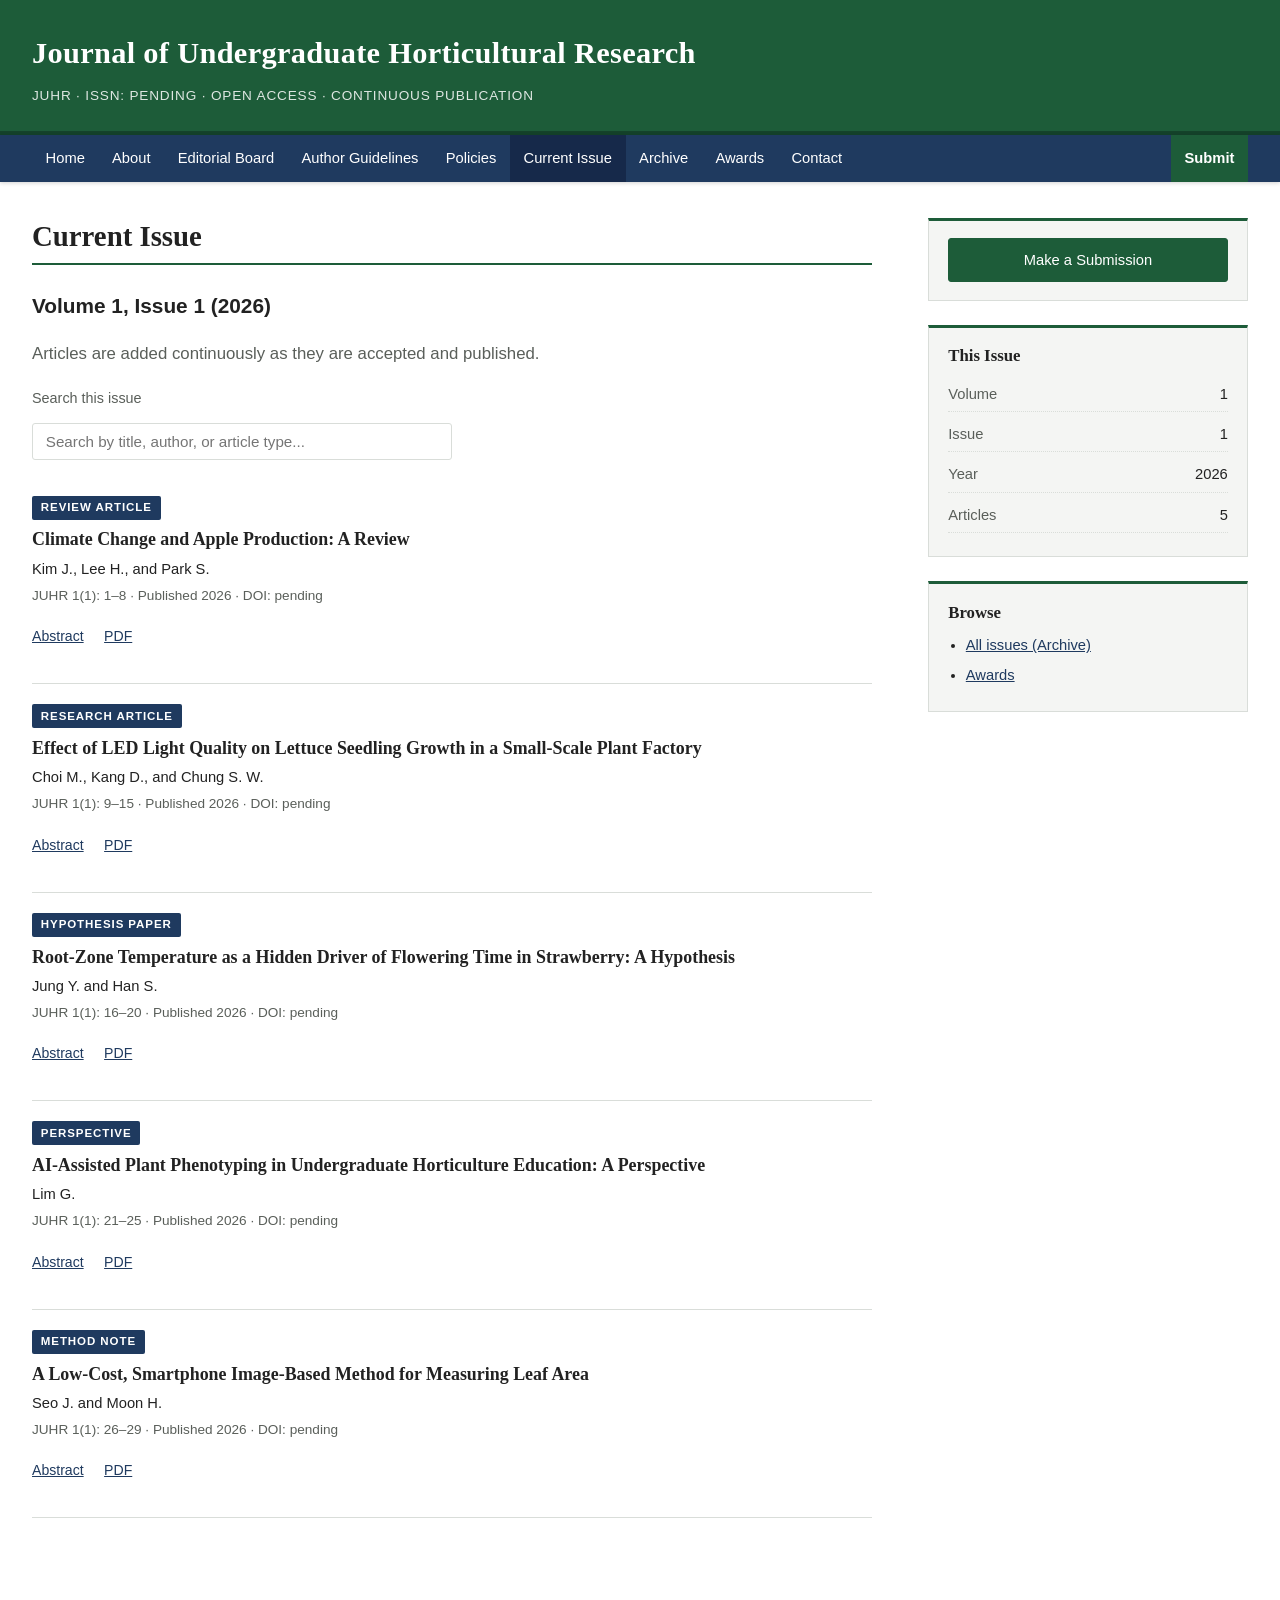
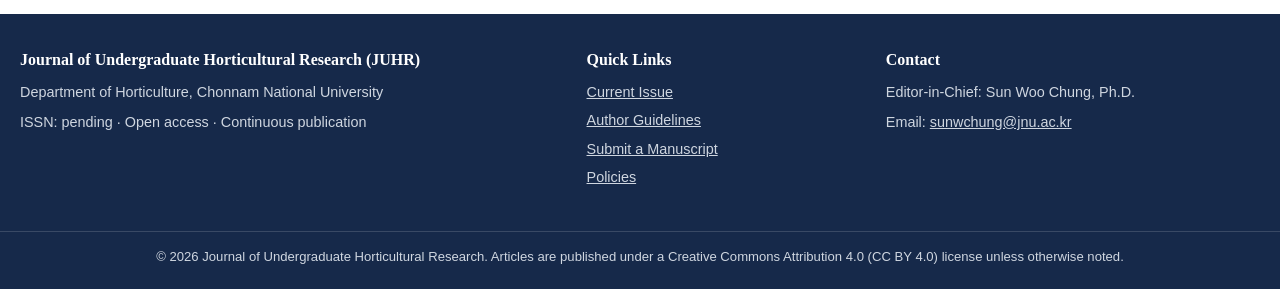
<file: current-issue.html>
<!DOCTYPE html>
<html lang="en">
<head>
  <meta charset="UTF-8">
  <meta name="viewport" content="width=device-width, initial-scale=1.0">
  <meta name="description" content="Current issue of the Journal of Undergraduate Horticultural Research (JUHR): Volume 1, Issue 1 (2026).">
  <title>Current Issue &mdash; JUHR</title>
  <link rel="stylesheet" href="css/style.css">
</head>
<body>

  <header class="masthead">
    <div class="container">
      <a href="index.html">
        <span class="journal-name">Journal of Undergraduate Horticultural Research</span>
        <span class="journal-meta">JUHR &middot; ISSN: pending &middot; Open Access &middot; Continuous Publication</span>
      </a>
    </div>
  </header>

  <nav class="site-nav" aria-label="Main navigation">
    <div class="container nav-inner">
      <button class="nav-toggle" aria-expanded="false" aria-controls="nav-menu">Menu &#9776;</button>
      <ul id="nav-menu" class="nav-menu">
        <li><a href="index.html">Home</a></li>
        <li><a href="about.html">About</a></li>
        <li><a href="editorial-board.html">Editorial Board</a></li>
        <li><a href="author-guidelines.html">Author Guidelines</a></li>
        <li><a href="policies.html">Policies</a></li>
        <li><a href="current-issue.html" class="active">Current Issue</a></li>
        <li><a href="archive.html">Archive</a></li>
        <li><a href="awards.html">Awards</a></li>
        <li><a href="contact.html">Contact</a></li>
        <li class="nav-submit"><a href="submission.html">Submit</a></li>
      </ul>
    </div>
  </nav>

  <main class="page">
    <div class="container layout">

      <div>
        <h1 class="page-title">Current Issue</h1>
        <p class="issue-heading"><strong>Volume 1, Issue 1 (2026)</strong></p>
        <p class="lead">Articles are added continuously as they are accepted and published.</p>

        <label for="article-search" style="font-size: 0.9rem; color: #5a5f5a;">Search this issue</label><br>
        <input type="search" id="article-search" class="search-box"
               placeholder="Search by title, author, or article type...">

        <!--
          SAMPLE CONTENT: the five entries below are placeholders.
          To add a real article:
            1. Copy one <li class="toc-item searchable"> block and edit the text.
            2. Create a landing page in /articles/ (copy an existing one as a template).
            3. Upload the PDF to /assets/pdf/ with a matching file name.
        -->
        <ul class="toc-list">

          <li class="toc-item searchable">
            <span class="article-type">Review Article</span>
            <h3><a href="articles/v1i1-01.html">Climate Change and Apple Production: A Review</a></h3>
            <p class="toc-authors">Kim J., Lee H., and Park S.</p>
            <p class="toc-meta">JUHR 1(1): 1&ndash;8 &middot; Published 2026 &middot; DOI: pending</p>
            <p class="toc-links">
              <a href="articles/v1i1-01.html">Abstract</a>
              <a href="assets/pdf/juhr-v1i1-01.pdf">PDF</a>
            </p>
          </li>

          <li class="toc-item searchable">
            <span class="article-type">Research Article</span>
            <h3><a href="articles/v1i1-02.html">Effect of LED Light Quality on Lettuce Seedling Growth in a Small-Scale Plant Factory</a></h3>
            <p class="toc-authors">Choi M., Kang D., and Chung S. W.</p>
            <p class="toc-meta">JUHR 1(1): 9&ndash;15 &middot; Published 2026 &middot; DOI: pending</p>
            <p class="toc-links">
              <a href="articles/v1i1-02.html">Abstract</a>
              <a href="assets/pdf/juhr-v1i1-02.pdf">PDF</a>
            </p>
          </li>

          <li class="toc-item searchable">
            <span class="article-type">Hypothesis Paper</span>
            <h3><a href="articles/v1i1-03.html">Root-Zone Temperature as a Hidden Driver of Flowering Time in Strawberry: A Hypothesis</a></h3>
            <p class="toc-authors">Jung Y. and Han S.</p>
            <p class="toc-meta">JUHR 1(1): 16&ndash;20 &middot; Published 2026 &middot; DOI: pending</p>
            <p class="toc-links">
              <a href="articles/v1i1-03.html">Abstract</a>
              <a href="assets/pdf/juhr-v1i1-03.pdf">PDF</a>
            </p>
          </li>

          <li class="toc-item searchable">
            <span class="article-type">Perspective</span>
            <h3><a href="articles/v1i1-04.html">AI-Assisted Plant Phenotyping in Undergraduate Horticulture Education: A Perspective</a></h3>
            <p class="toc-authors">Lim G.</p>
            <p class="toc-meta">JUHR 1(1): 21&ndash;25 &middot; Published 2026 &middot; DOI: pending</p>
            <p class="toc-links">
              <a href="articles/v1i1-04.html">Abstract</a>
              <a href="assets/pdf/juhr-v1i1-04.pdf">PDF</a>
            </p>
          </li>

          <li class="toc-item searchable">
            <span class="article-type">Method Note</span>
            <h3><a href="articles/v1i1-05.html">A Low-Cost, Smartphone Image-Based Method for Measuring Leaf Area</a></h3>
            <p class="toc-authors">Seo J. and Moon H.</p>
            <p class="toc-meta">JUHR 1(1): 26&ndash;29 &middot; Published 2026 &middot; DOI: pending</p>
            <p class="toc-links">
              <a href="articles/v1i1-05.html">Abstract</a>
              <a href="assets/pdf/juhr-v1i1-05.pdf">PDF</a>
            </p>
          </li>

        </ul>

        <p id="no-results" class="no-results">No articles match your search.</p>
      </div>

      <aside>
        <div class="sidebar-box">
          <a class="btn btn-primary btn-block" href="submission.html">Make a Submission</a>
        </div>
        <div class="sidebar-box">
          <h3>This Issue</h3>
          <ul class="fact-list">
            <li><span class="label">Volume</span><span>1</span></li>
            <li><span class="label">Issue</span><span>1</span></li>
            <li><span class="label">Year</span><span>2026</span></li>
            <li><span class="label">Articles</span><span>5</span></li>
          </ul>
        </div>
        <div class="sidebar-box">
          <h3>Browse</h3>
          <ul>
            <li><a href="archive.html">All issues (Archive)</a></li>
            <li><a href="awards.html">Awards</a></li>
          </ul>
        </div>
      </aside>

    </div>
  </main>

  <footer class="site-footer">
    <div class="container footer-grid">
      <div>
        <h3>Journal of Undergraduate Horticultural Research (JUHR)</h3>
        <p>Department of Horticulture, Chonnam National University</p>
        <p>ISSN: pending &middot; Open access &middot; Continuous publication</p>
      </div>
      <div>
        <h3>Quick Links</h3>
        <ul>
          <li><a href="current-issue.html">Current Issue</a></li>
          <li><a href="author-guidelines.html">Author Guidelines</a></li>
          <li><a href="submission.html">Submit a Manuscript</a></li>
          <li><a href="policies.html">Policies</a></li>
        </ul>
      </div>
      <div>
        <h3>Contact</h3>
        <p>Editor-in-Chief: Sun Woo Chung, Ph.D.</p>
        <p>Email: <a href="mailto:sunwchung@jnu.ac.kr">sunwchung@jnu.ac.kr</a></p>
      </div>
    </div>
    <div class="footer-bottom">
      <p>&copy; 2026 Journal of Undergraduate Horticultural Research. Articles are published
        under a Creative Commons Attribution 4.0 (CC BY 4.0) license unless otherwise noted.</p>
    </div>
  </footer>

  <button id="back-to-top" aria-label="Back to top">&uarr;</button>
  <script src="js/script.js"></script>
</body>
</html>
</file>
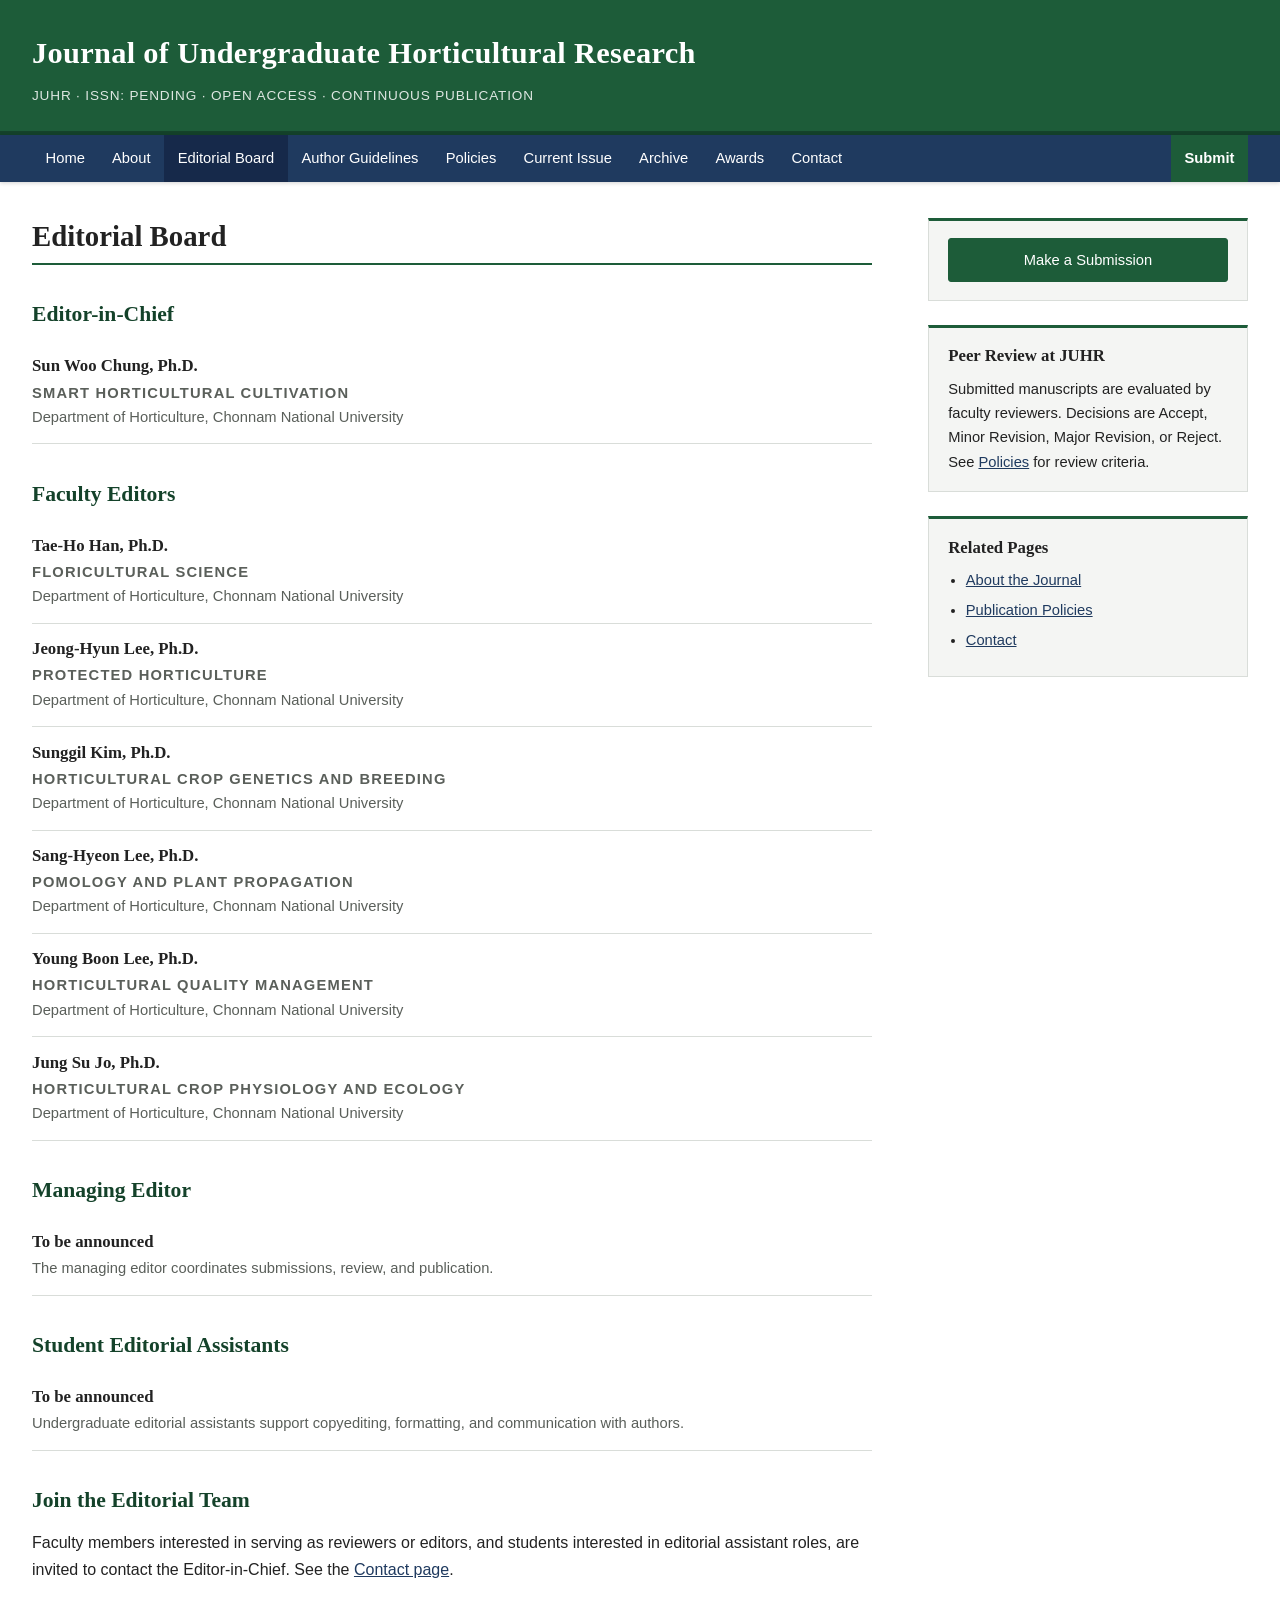
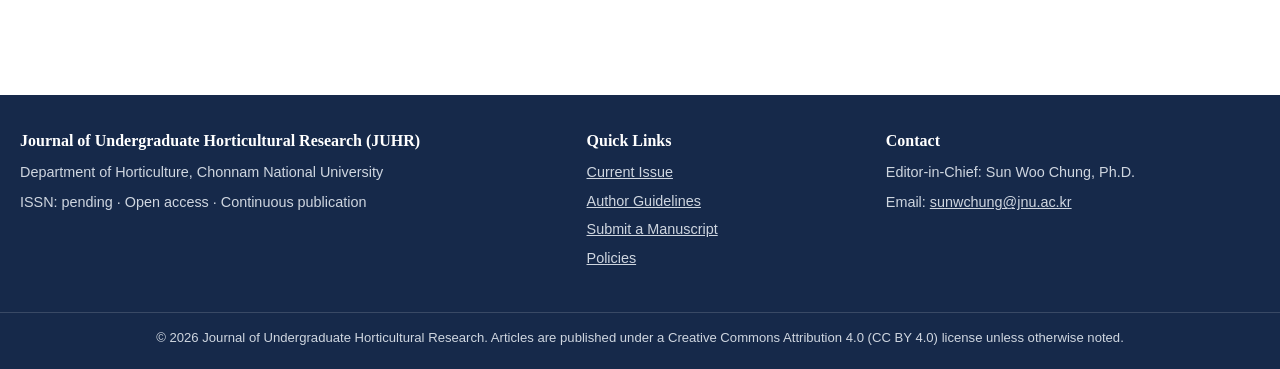
<file: editorial-board.html>
<!DOCTYPE html>
<html lang="en">
<head>
  <meta charset="UTF-8">
  <meta name="viewport" content="width=device-width, initial-scale=1.0">
  <meta name="description" content="Editorial board of the Journal of Undergraduate Horticultural Research (JUHR).">
  <title>Editorial Board &mdash; JUHR</title>
  <link rel="stylesheet" href="css/style.css">
</head>
<body>

  <header class="masthead">
    <div class="container">
      <a href="index.html">
        <span class="journal-name">Journal of Undergraduate Horticultural Research</span>
        <span class="journal-meta">JUHR &middot; ISSN: pending &middot; Open Access &middot; Continuous Publication</span>
      </a>
    </div>
  </header>

  <nav class="site-nav" aria-label="Main navigation">
    <div class="container nav-inner">
      <button class="nav-toggle" aria-expanded="false" aria-controls="nav-menu">Menu &#9776;</button>
      <ul id="nav-menu" class="nav-menu">
        <li><a href="index.html">Home</a></li>
        <li><a href="about.html">About</a></li>
        <li><a href="editorial-board.html" class="active">Editorial Board</a></li>
        <li><a href="author-guidelines.html">Author Guidelines</a></li>
        <li><a href="policies.html">Policies</a></li>
        <li><a href="current-issue.html">Current Issue</a></li>
        <li><a href="archive.html">Archive</a></li>
        <li><a href="awards.html">Awards</a></li>
        <li><a href="contact.html">Contact</a></li>
        <li class="nav-submit"><a href="submission.html">Submit</a></li>
      </ul>
    </div>
  </nav>

  <main class="page">
    <div class="container layout">

      <div>
        <h1 class="page-title">Editorial Board</h1>

        <h2 class="section-title">Editor-in-Chief</h2>
        <div class="board-member">
          <h3>Sun Woo Chung, Ph.D.</h3>
          <p class="board-role">Smart Horticultural Cultivation</p>
          <p>Department of Horticulture, Chonnam National University</p>
        </div>

        <h2 class="section-title">Faculty Editors</h2>
        <!--
          Faculty roster based on the Department of Horticulture, Chonnam National
          University faculty page (https://hort.jnu.ac.kr/hort/4772/subview.do).
          Please verify name spellings and add emails before launch.
          Add or edit members by copying a .board-member block.
        -->
        <div class="board-member">
          <h3>Tae-Ho Han, Ph.D.</h3>
          <p class="board-role">Floricultural Science</p>
          <p>Department of Horticulture, Chonnam National University</p>
        </div>
        <div class="board-member">
          <h3>Jeong-Hyun Lee, Ph.D.</h3>
          <p class="board-role">Protected Horticulture</p>
          <p>Department of Horticulture, Chonnam National University</p>
        </div>
        <div class="board-member">
          <h3>Sunggil Kim, Ph.D.</h3>
          <p class="board-role">Horticultural Crop Genetics and Breeding</p>
          <p>Department of Horticulture, Chonnam National University</p>
        </div>
        <div class="board-member">
          <h3>Sang-Hyeon Lee, Ph.D.</h3>
          <p class="board-role">Pomology and Plant Propagation</p>
          <p>Department of Horticulture, Chonnam National University</p>
        </div>
        <div class="board-member">
          <h3>Young Boon Lee, Ph.D.</h3>
          <p class="board-role">Horticultural Quality Management</p>
          <p>Department of Horticulture, Chonnam National University</p>
        </div>
        <div class="board-member">
          <h3>Jung Su Jo, Ph.D.</h3>
          <p class="board-role">Horticultural Crop Physiology and Ecology</p>
          <p>Department of Horticulture, Chonnam National University</p>
        </div>

        <h2 class="section-title">Managing Editor</h2>
        <div class="board-member">
          <h3>To be announced</h3>
          <p>The managing editor coordinates submissions, review, and publication.</p>
        </div>

        <h2 class="section-title">Student Editorial Assistants</h2>
        <div class="board-member">
          <h3>To be announced</h3>
          <p>Undergraduate editorial assistants support copyediting, formatting, and
            communication with authors.</p>
        </div>

        <h2 class="section-title">Join the Editorial Team</h2>
        <p>
          Faculty members interested in serving as reviewers or editors, and students
          interested in editorial assistant roles, are invited to contact the
          Editor-in-Chief. See the <a href="contact.html">Contact page</a>.
        </p>
      </div>

      <aside>
        <div class="sidebar-box">
          <a class="btn btn-primary btn-block" href="submission.html">Make a Submission</a>
        </div>
        <div class="sidebar-box">
          <h3>Peer Review at JUHR</h3>
          <p style="font-size: 0.92rem; margin: 0;">
            Submitted manuscripts are evaluated by faculty reviewers. Decisions are
            Accept, Minor Revision, Major Revision, or Reject.
            See <a href="policies.html">Policies</a> for review criteria.
          </p>
        </div>
        <div class="sidebar-box">
          <h3>Related Pages</h3>
          <ul>
            <li><a href="about.html">About the Journal</a></li>
            <li><a href="policies.html">Publication Policies</a></li>
            <li><a href="contact.html">Contact</a></li>
          </ul>
        </div>
      </aside>

    </div>
  </main>

  <footer class="site-footer">
    <div class="container footer-grid">
      <div>
        <h3>Journal of Undergraduate Horticultural Research (JUHR)</h3>
        <p>Department of Horticulture, Chonnam National University</p>
        <p>ISSN: pending &middot; Open access &middot; Continuous publication</p>
      </div>
      <div>
        <h3>Quick Links</h3>
        <ul>
          <li><a href="current-issue.html">Current Issue</a></li>
          <li><a href="author-guidelines.html">Author Guidelines</a></li>
          <li><a href="submission.html">Submit a Manuscript</a></li>
          <li><a href="policies.html">Policies</a></li>
        </ul>
      </div>
      <div>
        <h3>Contact</h3>
        <p>Editor-in-Chief: Sun Woo Chung, Ph.D.</p>
        <p>Email: <a href="mailto:sunwchung@jnu.ac.kr">sunwchung@jnu.ac.kr</a></p>
      </div>
    </div>
    <div class="footer-bottom">
      <p>&copy; 2026 Journal of Undergraduate Horticultural Research. Articles are published
        under a Creative Commons Attribution 4.0 (CC BY 4.0) license unless otherwise noted.</p>
    </div>
  </footer>

  <button id="back-to-top" aria-label="Back to top">&uarr;</button>
  <script src="js/script.js"></script>
</body>
</html>
</file>
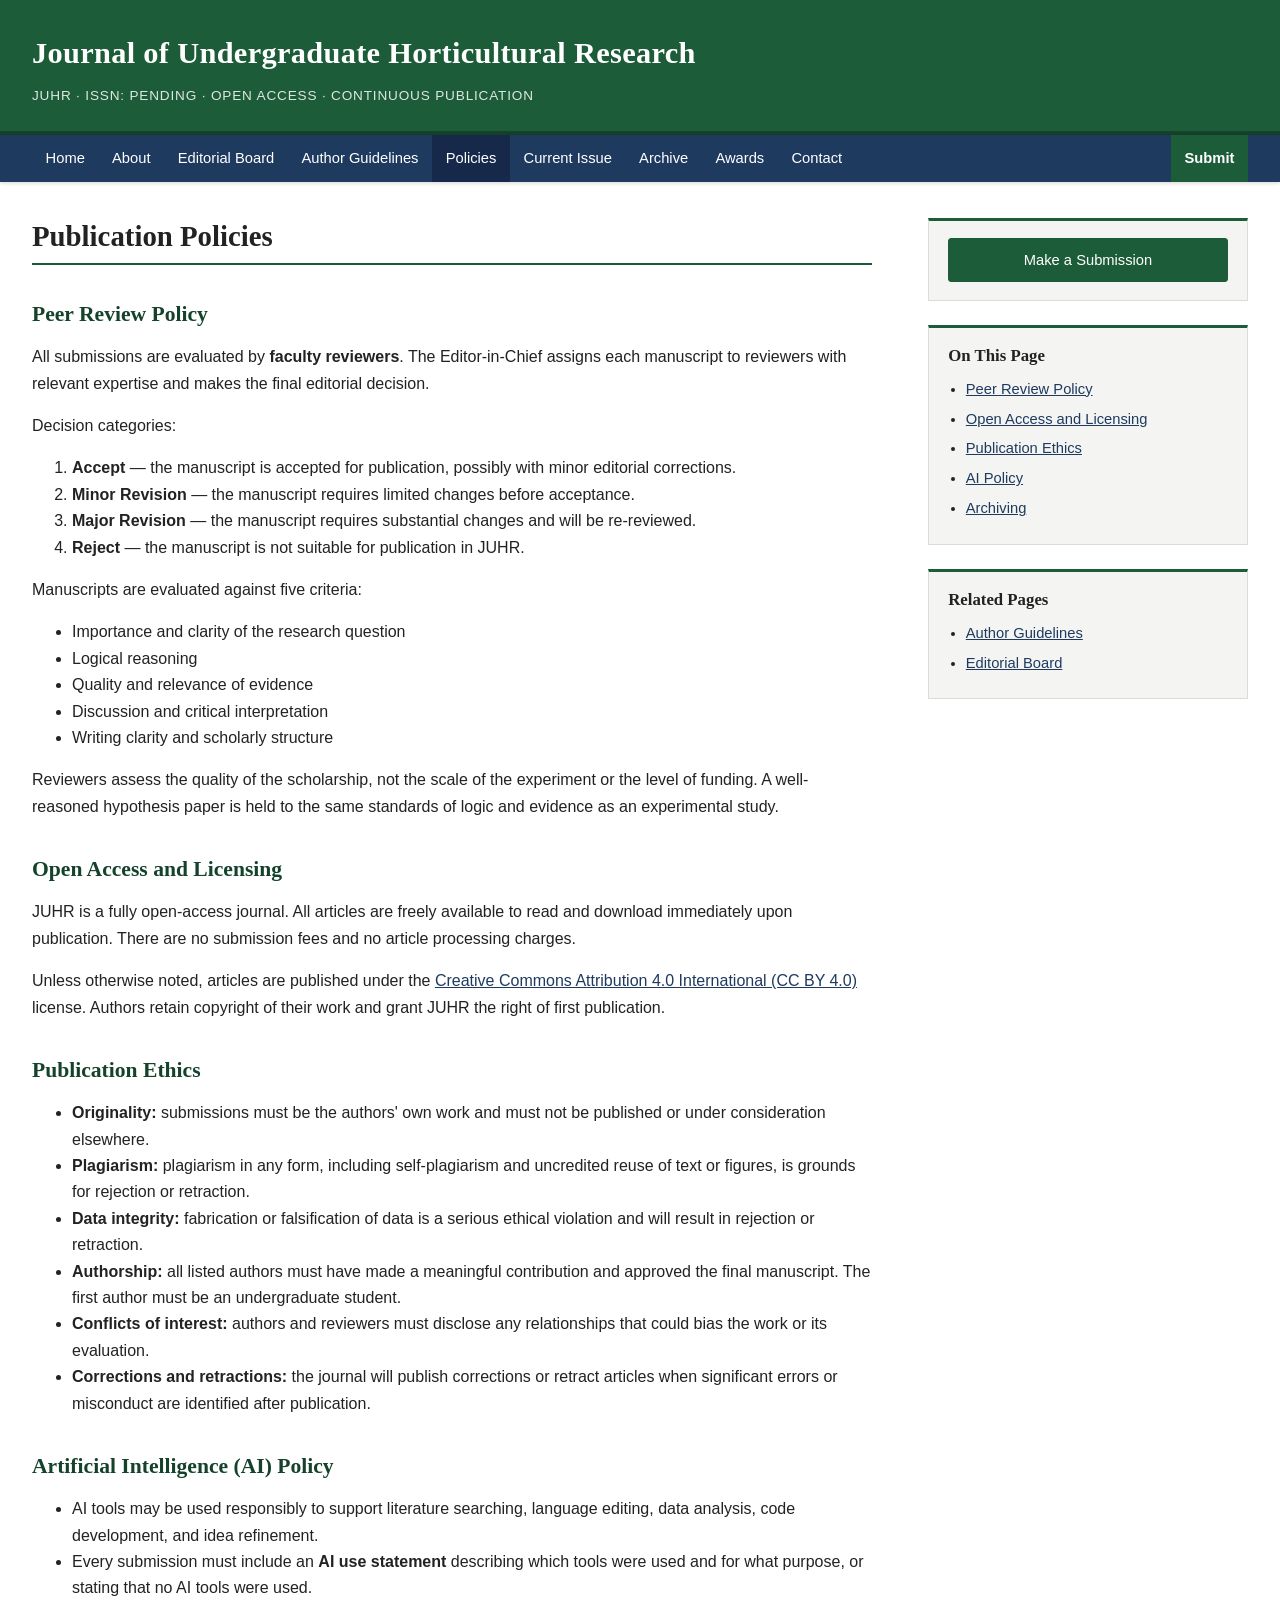
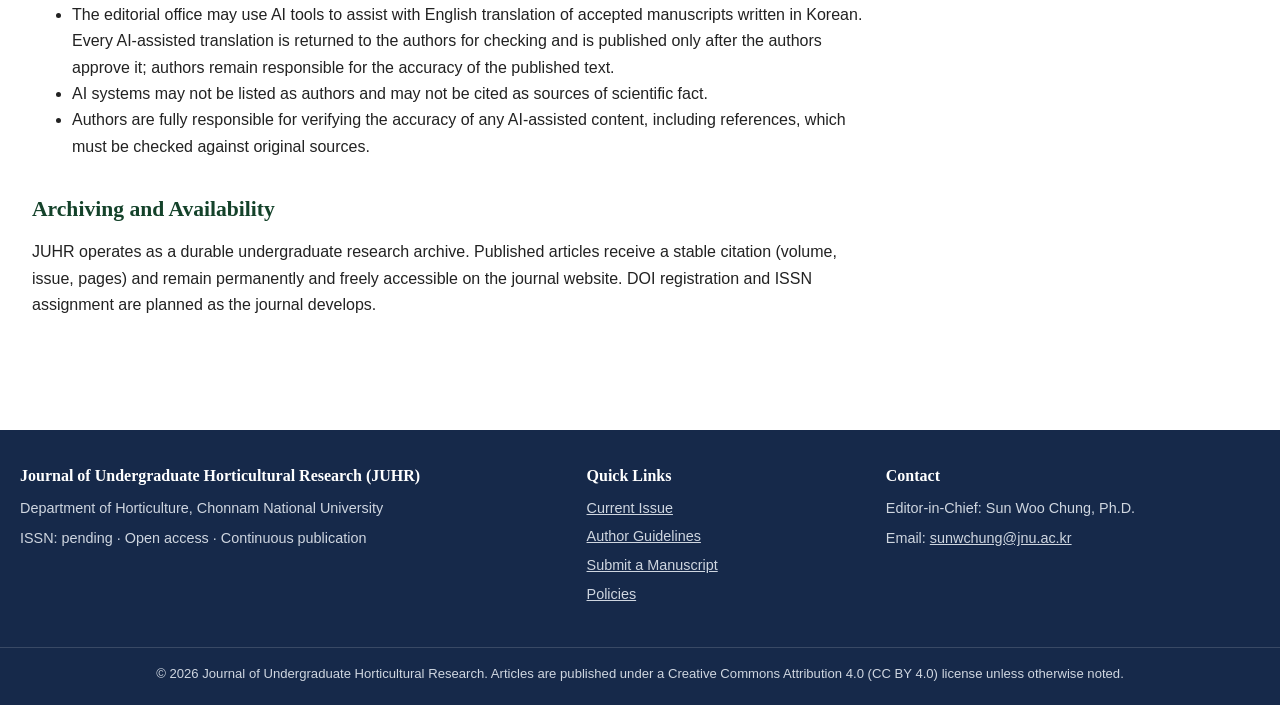
<file: policies.html>
<!DOCTYPE html>
<html lang="en">
<head>
  <meta charset="UTF-8">
  <meta name="viewport" content="width=device-width, initial-scale=1.0">
  <meta name="description" content="Publication policies of the Journal of Undergraduate Horticultural Research (JUHR): peer review, open access, ethics, and AI use.">
  <title>Policies &mdash; JUHR</title>
  <link rel="stylesheet" href="css/style.css">
</head>
<body>

  <header class="masthead">
    <div class="container">
      <a href="index.html">
        <span class="journal-name">Journal of Undergraduate Horticultural Research</span>
        <span class="journal-meta">JUHR &middot; ISSN: pending &middot; Open Access &middot; Continuous Publication</span>
      </a>
    </div>
  </header>

  <nav class="site-nav" aria-label="Main navigation">
    <div class="container nav-inner">
      <button class="nav-toggle" aria-expanded="false" aria-controls="nav-menu">Menu &#9776;</button>
      <ul id="nav-menu" class="nav-menu">
        <li><a href="index.html">Home</a></li>
        <li><a href="about.html">About</a></li>
        <li><a href="editorial-board.html">Editorial Board</a></li>
        <li><a href="author-guidelines.html">Author Guidelines</a></li>
        <li><a href="policies.html" class="active">Policies</a></li>
        <li><a href="current-issue.html">Current Issue</a></li>
        <li><a href="archive.html">Archive</a></li>
        <li><a href="awards.html">Awards</a></li>
        <li><a href="contact.html">Contact</a></li>
        <li class="nav-submit"><a href="submission.html">Submit</a></li>
      </ul>
    </div>
  </nav>

  <main class="page">
    <div class="container layout">

      <div>
        <h1 class="page-title">Publication Policies</h1>

        <h2 class="section-title" id="peer-review">Peer Review Policy</h2>
        <p>
          All submissions are evaluated by <strong>faculty reviewers</strong>. The
          Editor-in-Chief assigns each manuscript to reviewers with relevant expertise and
          makes the final editorial decision.
        </p>
        <p>Decision categories:</p>
        <ol>
          <li><strong>Accept</strong> &mdash; the manuscript is accepted for publication, possibly with minor editorial corrections.</li>
          <li><strong>Minor Revision</strong> &mdash; the manuscript requires limited changes before acceptance.</li>
          <li><strong>Major Revision</strong> &mdash; the manuscript requires substantial changes and will be re-reviewed.</li>
          <li><strong>Reject</strong> &mdash; the manuscript is not suitable for publication in JUHR.</li>
        </ol>
        <p>Manuscripts are evaluated against five criteria:</p>
        <ul>
          <li>Importance and clarity of the research question</li>
          <li>Logical reasoning</li>
          <li>Quality and relevance of evidence</li>
          <li>Discussion and critical interpretation</li>
          <li>Writing clarity and scholarly structure</li>
        </ul>
        <p>
          Reviewers assess the quality of the scholarship, not the scale of the experiment
          or the level of funding. A well-reasoned hypothesis paper is held to the same
          standards of logic and evidence as an experimental study.
        </p>

        <h2 class="section-title" id="open-access">Open Access and Licensing</h2>
        <p>
          JUHR is a fully open-access journal. All articles are freely available to read
          and download immediately upon publication. There are no submission fees and no
          article processing charges.
        </p>
        <p>
          Unless otherwise noted, articles are published under the
          <a href="https://creativecommons.org/licenses/by/4.0/" rel="noopener">Creative
          Commons Attribution 4.0 International (CC BY 4.0)</a> license. Authors retain
          copyright of their work and grant JUHR the right of first publication.
        </p>

        <h2 class="section-title" id="ethics">Publication Ethics</h2>
        <ul>
          <li><strong>Originality:</strong> submissions must be the authors' own work and
            must not be published or under consideration elsewhere.</li>
          <li><strong>Plagiarism:</strong> plagiarism in any form, including self-plagiarism
            and uncredited reuse of text or figures, is grounds for rejection or retraction.</li>
          <li><strong>Data integrity:</strong> fabrication or falsification of data is a
            serious ethical violation and will result in rejection or retraction.</li>
          <li><strong>Authorship:</strong> all listed authors must have made a meaningful
            contribution and approved the final manuscript. The first author must be an
            undergraduate student.</li>
          <li><strong>Conflicts of interest:</strong> authors and reviewers must disclose
            any relationships that could bias the work or its evaluation.</li>
          <li><strong>Corrections and retractions:</strong> the journal will publish
            corrections or retract articles when significant errors or misconduct are
            identified after publication.</li>
        </ul>

        <h2 class="section-title" id="ai-policy">Artificial Intelligence (AI) Policy</h2>
        <ul>
          <li>AI tools may be used responsibly to support literature searching, language
            editing, data analysis, code development, and idea refinement.</li>
          <li>Every submission must include an <strong>AI use statement</strong> describing
            which tools were used and for what purpose, or stating that no AI tools were used.</li>
          <li>The editorial office may use AI tools to assist with English translation of
            accepted manuscripts written in Korean. Every AI-assisted translation is
            returned to the authors for checking and is published only after the authors
            approve it; authors remain responsible for the accuracy of the published text.</li>
          <li>AI systems may not be listed as authors and may not be cited as sources of
            scientific fact.</li>
          <li>Authors are fully responsible for verifying the accuracy of any AI-assisted
            content, including references, which must be checked against original sources.</li>
        </ul>

        <h2 class="section-title" id="archiving">Archiving and Availability</h2>
        <p>
          JUHR operates as a durable undergraduate research archive. Published articles
          receive a stable citation (volume, issue, pages) and remain permanently and freely
          accessible on the journal website. DOI registration and ISSN assignment are
          planned as the journal develops.
        </p>
      </div>

      <aside>
        <div class="sidebar-box">
          <a class="btn btn-primary btn-block" href="submission.html">Make a Submission</a>
        </div>
        <div class="sidebar-box">
          <h3>On This Page</h3>
          <ul>
            <li><a href="#peer-review">Peer Review Policy</a></li>
            <li><a href="#open-access">Open Access and Licensing</a></li>
            <li><a href="#ethics">Publication Ethics</a></li>
            <li><a href="#ai-policy">AI Policy</a></li>
            <li><a href="#archiving">Archiving</a></li>
          </ul>
        </div>
        <div class="sidebar-box">
          <h3>Related Pages</h3>
          <ul>
            <li><a href="author-guidelines.html">Author Guidelines</a></li>
            <li><a href="editorial-board.html">Editorial Board</a></li>
          </ul>
        </div>
      </aside>

    </div>
  </main>

  <footer class="site-footer">
    <div class="container footer-grid">
      <div>
        <h3>Journal of Undergraduate Horticultural Research (JUHR)</h3>
        <p>Department of Horticulture, Chonnam National University</p>
        <p>ISSN: pending &middot; Open access &middot; Continuous publication</p>
      </div>
      <div>
        <h3>Quick Links</h3>
        <ul>
          <li><a href="current-issue.html">Current Issue</a></li>
          <li><a href="author-guidelines.html">Author Guidelines</a></li>
          <li><a href="submission.html">Submit a Manuscript</a></li>
          <li><a href="policies.html">Policies</a></li>
        </ul>
      </div>
      <div>
        <h3>Contact</h3>
        <p>Editor-in-Chief: Sun Woo Chung, Ph.D.</p>
        <p>Email: <a href="mailto:sunwchung@jnu.ac.kr">sunwchung@jnu.ac.kr</a></p>
      </div>
    </div>
    <div class="footer-bottom">
      <p>&copy; 2026 Journal of Undergraduate Horticultural Research. Articles are published
        under a Creative Commons Attribution 4.0 (CC BY 4.0) license unless otherwise noted.</p>
    </div>
  </footer>

  <button id="back-to-top" aria-label="Back to top">&uarr;</button>
  <script src="js/script.js"></script>
</body>
</html>
</file>
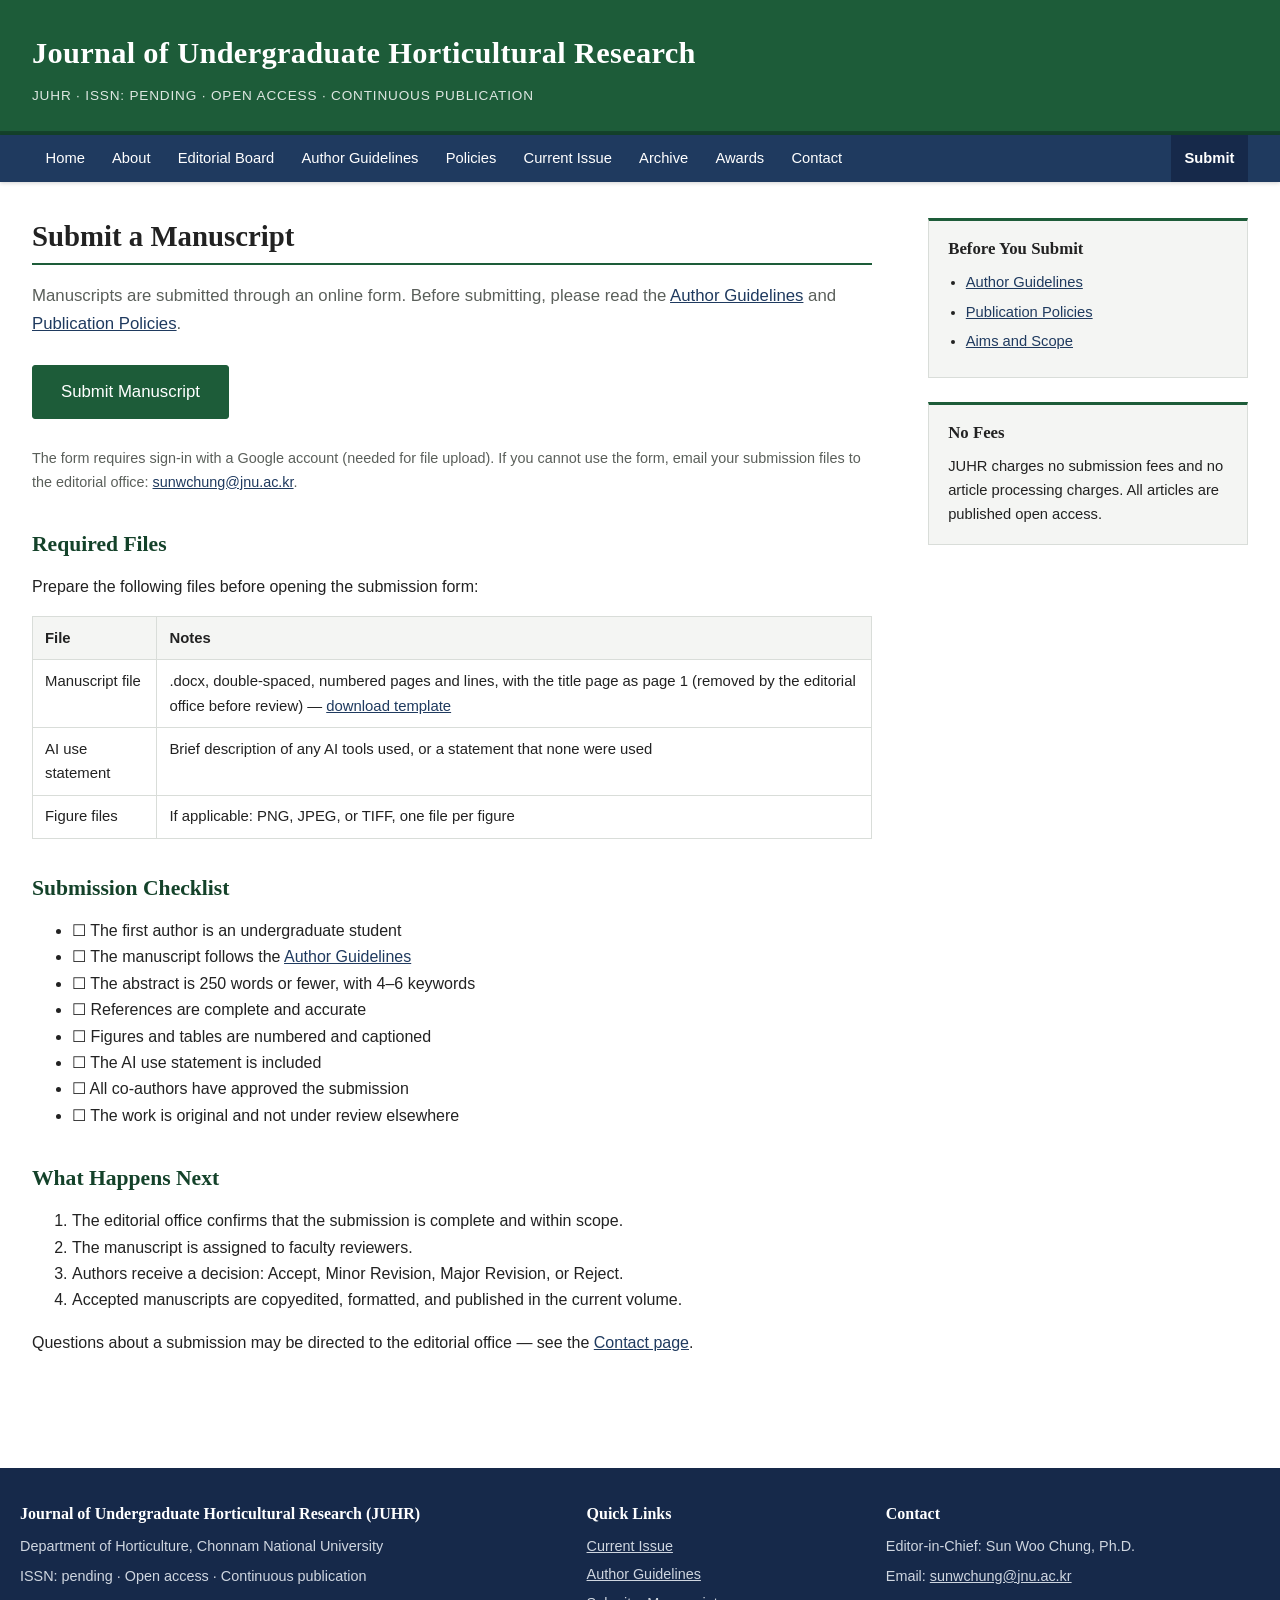
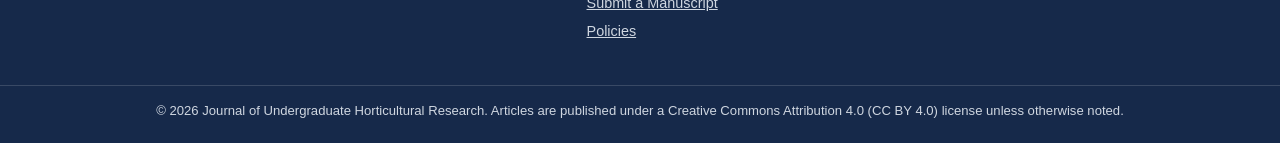
<file: submission.html>
<!DOCTYPE html>
<html lang="en">
<head>
  <meta charset="UTF-8">
  <meta name="viewport" content="width=device-width, initial-scale=1.0">
  <meta name="description" content="Submit a manuscript to the Journal of Undergraduate Horticultural Research (JUHR).">
  <title>Submit a Manuscript &mdash; JUHR</title>
  <link rel="stylesheet" href="css/style.css">
</head>
<body>

  <header class="masthead">
    <div class="container">
      <a href="index.html">
        <span class="journal-name">Journal of Undergraduate Horticultural Research</span>
        <span class="journal-meta">JUHR &middot; ISSN: pending &middot; Open Access &middot; Continuous Publication</span>
      </a>
    </div>
  </header>

  <nav class="site-nav" aria-label="Main navigation">
    <div class="container nav-inner">
      <button class="nav-toggle" aria-expanded="false" aria-controls="nav-menu">Menu &#9776;</button>
      <ul id="nav-menu" class="nav-menu">
        <li><a href="index.html">Home</a></li>
        <li><a href="about.html">About</a></li>
        <li><a href="editorial-board.html">Editorial Board</a></li>
        <li><a href="author-guidelines.html">Author Guidelines</a></li>
        <li><a href="policies.html">Policies</a></li>
        <li><a href="current-issue.html">Current Issue</a></li>
        <li><a href="archive.html">Archive</a></li>
        <li><a href="awards.html">Awards</a></li>
        <li><a href="contact.html">Contact</a></li>
        <li class="nav-submit"><a href="submission.html" class="active">Submit</a></li>
      </ul>
    </div>
  </nav>

  <main class="page">
    <div class="container layout">

      <div>
        <h1 class="page-title">Submit a Manuscript</h1>
        <p class="lead">
          Manuscripts are submitted through an online form. Before submitting, please read
          the <a href="author-guidelines.html">Author Guidelines</a> and
          <a href="policies.html">Publication Policies</a>.
        </p>

        <!-- Submission Google Form. Note: Google does not allow embedding forms that
             contain File Upload questions, so the form must open in its own tab. -->
        <p style="margin: 1.75rem 0;">
          <a class="btn btn-primary" style="font-size: 1.05rem; padding: 0.75rem 1.75rem;"
             href="https://forms.gle/6zNc52fPtoMxnk9s5" rel="noopener" target="_blank">
            Submit Manuscript
          </a>
        </p>
        <p style="font-size: 0.9rem; color: #5a5f5a;">
          The form requires sign-in with a Google account (needed for file upload).
          If you cannot use the form, email your submission files to the editorial
          office: <a href="mailto:sunwchung@jnu.ac.kr">sunwchung@jnu.ac.kr</a>.
        </p>

        <h2 class="section-title">Required Files</h2>
        <p>Prepare the following files before opening the submission form:</p>
        <table>
          <thead>
            <tr><th>File</th><th>Notes</th></tr>
          </thead>
          <tbody>
            <tr>
              <td>Manuscript file</td>
              <td>.docx, double-spaced, numbered pages and lines, with the title page as
                page 1 (removed by the editorial office before review)
                &mdash; <a href="assets/templates/juhr-manuscript-template.docx" download>download template</a></td>
            </tr>
            <tr>
              <td>AI use statement</td>
              <td>Brief description of any AI tools used, or a statement that none were used</td>
            </tr>
            <tr>
              <td>Figure files</td>
              <td>If applicable: PNG, JPEG, or TIFF, one file per figure</td>
            </tr>
          </tbody>
        </table>

        <h2 class="section-title">Submission Checklist</h2>
        <ul>
          <li>&#9744; The first author is an undergraduate student</li>
          <li>&#9744; The manuscript follows the <a href="author-guidelines.html">Author Guidelines</a></li>
          <li>&#9744; The abstract is 250 words or fewer, with 4&ndash;6 keywords</li>
          <li>&#9744; References are complete and accurate</li>
          <li>&#9744; Figures and tables are numbered and captioned</li>
          <li>&#9744; The AI use statement is included</li>
          <li>&#9744; All co-authors have approved the submission</li>
          <li>&#9744; The work is original and not under review elsewhere</li>
        </ul>

        <h2 class="section-title">What Happens Next</h2>
        <ol>
          <li>The editorial office confirms that the submission is complete and within scope.</li>
          <li>The manuscript is assigned to faculty reviewers.</li>
          <li>Authors receive a decision: Accept, Minor Revision, Major Revision, or Reject.</li>
          <li>Accepted manuscripts are copyedited, formatted, and published in the current volume.</li>
        </ol>
        <p>
          Questions about a submission may be directed to the editorial office &mdash;
          see the <a href="contact.html">Contact page</a>.
        </p>
      </div>

      <aside>
        <div class="sidebar-box">
          <h3>Before You Submit</h3>
          <ul>
            <li><a href="author-guidelines.html">Author Guidelines</a></li>
            <li><a href="policies.html">Publication Policies</a></li>
            <li><a href="about.html">Aims and Scope</a></li>
          </ul>
        </div>
        <div class="sidebar-box">
          <h3>No Fees</h3>
          <p style="font-size: 0.92rem; margin: 0;">
            JUHR charges no submission fees and no article processing charges. All articles
            are published open access.
          </p>
        </div>
      </aside>

    </div>
  </main>

  <footer class="site-footer">
    <div class="container footer-grid">
      <div>
        <h3>Journal of Undergraduate Horticultural Research (JUHR)</h3>
        <p>Department of Horticulture, Chonnam National University</p>
        <p>ISSN: pending &middot; Open access &middot; Continuous publication</p>
      </div>
      <div>
        <h3>Quick Links</h3>
        <ul>
          <li><a href="current-issue.html">Current Issue</a></li>
          <li><a href="author-guidelines.html">Author Guidelines</a></li>
          <li><a href="submission.html">Submit a Manuscript</a></li>
          <li><a href="policies.html">Policies</a></li>
        </ul>
      </div>
      <div>
        <h3>Contact</h3>
        <p>Editor-in-Chief: Sun Woo Chung, Ph.D.</p>
        <p>Email: <a href="mailto:sunwchung@jnu.ac.kr">sunwchung@jnu.ac.kr</a></p>
      </div>
    </div>
    <div class="footer-bottom">
      <p>&copy; 2026 Journal of Undergraduate Horticultural Research. Articles are published
        under a Creative Commons Attribution 4.0 (CC BY 4.0) license unless otherwise noted.</p>
    </div>
  </footer>

  <button id="back-to-top" aria-label="Back to top">&uarr;</button>
  <script src="js/script.js"></script>
</body>
</html>
</file>
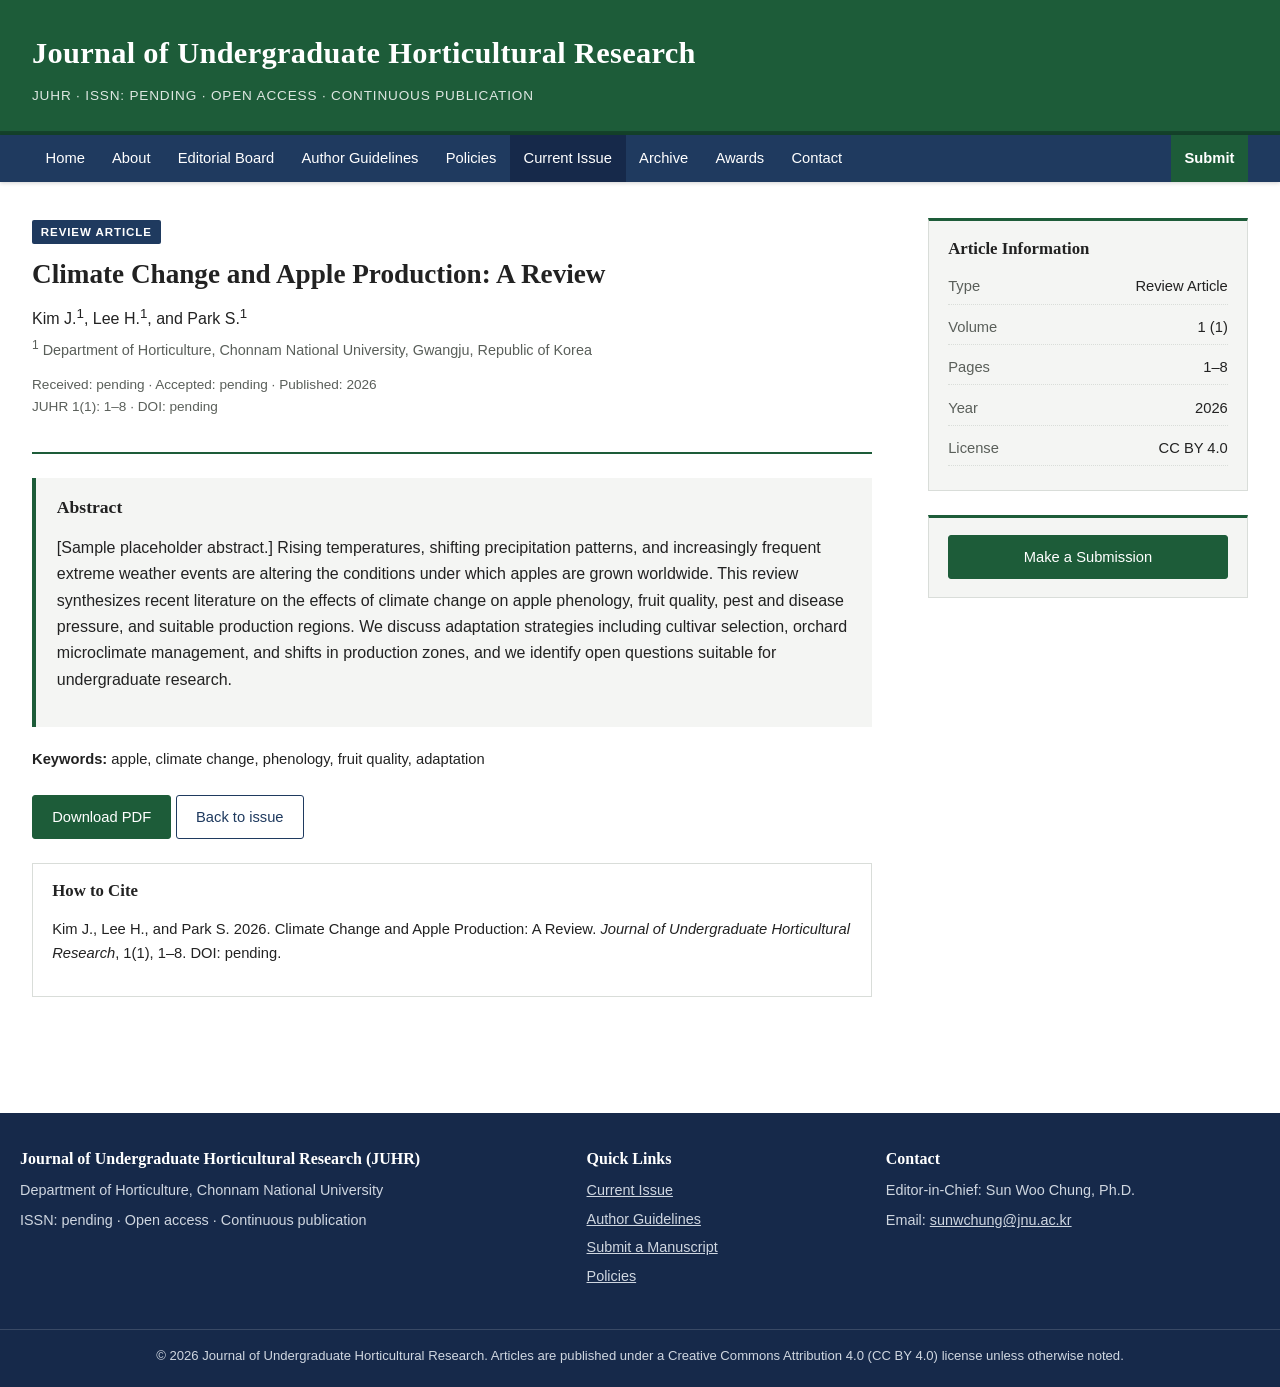
<file: articles/v1i1-01.html>
<!DOCTYPE html>
<html lang="en">
<head>
  <meta charset="UTF-8">
  <meta name="viewport" content="width=device-width, initial-scale=1.0">
  <meta name="description" content="Climate Change and Apple Production: A Review — JUHR 1(1): 1–8.">
  <title>Climate Change and Apple Production: A Review &mdash; JUHR</title>
  <link rel="stylesheet" href="../css/style.css">
</head>
<body>

  <!--
    SAMPLE ARTICLE PAGE (placeholder content).
    To create a real article page, copy this file, rename it (e.g., v1i1-06.html),
    and edit: title, authors, affiliations, dates, abstract, keywords, citation,
    and the PDF file name.
  -->

  <header class="masthead">
    <div class="container">
      <a href="../index.html">
        <span class="journal-name">Journal of Undergraduate Horticultural Research</span>
        <span class="journal-meta">JUHR &middot; ISSN: pending &middot; Open Access &middot; Continuous Publication</span>
      </a>
    </div>
  </header>

  <nav class="site-nav" aria-label="Main navigation">
    <div class="container nav-inner">
      <button class="nav-toggle" aria-expanded="false" aria-controls="nav-menu">Menu &#9776;</button>
      <ul id="nav-menu" class="nav-menu">
        <li><a href="../index.html">Home</a></li>
        <li><a href="../about.html">About</a></li>
        <li><a href="../editorial-board.html">Editorial Board</a></li>
        <li><a href="../author-guidelines.html">Author Guidelines</a></li>
        <li><a href="../policies.html">Policies</a></li>
        <li><a href="../current-issue.html" class="active">Current Issue</a></li>
        <li><a href="../archive.html">Archive</a></li>
        <li><a href="../awards.html">Awards</a></li>
        <li><a href="../contact.html">Contact</a></li>
        <li class="nav-submit"><a href="../submission.html">Submit</a></li>
      </ul>
    </div>
  </nav>

  <main class="page">
    <div class="container layout">

      <article>
        <header class="article-header">
          <span class="article-type">Review Article</span>
          <h1 class="article-title">Climate Change and Apple Production: A Review</h1>
          <p class="article-authors">Kim J.<sup>1</sup>, Lee H.<sup>1</sup>, and Park S.<sup>1</sup></p>
          <p class="article-affiliation"><sup>1</sup> Department of Horticulture, Chonnam National University, Gwangju, Republic of Korea</p>
          <p class="article-dates">
            Received: pending &middot; Accepted: pending &middot; Published: 2026<br>
            JUHR 1(1): 1&ndash;8 &middot; DOI: pending
          </p>
        </header>

        <section class="abstract-box">
          <h2>Abstract</h2>
          <p>
            [Sample placeholder abstract.] Rising temperatures, shifting precipitation
            patterns, and increasingly frequent extreme weather events are altering the
            conditions under which apples are grown worldwide. This review synthesizes
            recent literature on the effects of climate change on apple phenology, fruit
            quality, pest and disease pressure, and suitable production regions. We discuss
            adaptation strategies including cultivar selection, orchard microclimate
            management, and shifts in production zones, and we identify open questions
            suitable for undergraduate research.
          </p>
        </section>

        <p class="keywords"><strong>Keywords:</strong> apple, climate change, phenology, fruit quality, adaptation</p>

        <p style="margin: 1.5rem 0;">
          <!-- Upload the PDF to /assets/pdf/ with this file name. -->
          <a class="btn btn-primary" href="../assets/pdf/juhr-v1i1-01.pdf">Download PDF</a>
          <a class="btn" href="../current-issue.html">Back to issue</a>
        </p>

        <div class="citation-box">
          <h2>How to Cite</h2>
          <p>
            Kim J., Lee H., and Park S. 2026. Climate Change and Apple Production: A Review.
            <em>Journal of Undergraduate Horticultural Research</em>, 1(1), 1&ndash;8.
            DOI: pending.
          </p>
        </div>
      </article>

      <aside>
        <div class="sidebar-box">
          <h3>Article Information</h3>
          <ul class="fact-list">
            <li><span class="label">Type</span><span>Review Article</span></li>
            <li><span class="label">Volume</span><span>1 (1)</span></li>
            <li><span class="label">Pages</span><span>1&ndash;8</span></li>
            <li><span class="label">Year</span><span>2026</span></li>
            <li><span class="label">License</span><span>CC BY 4.0</span></li>
          </ul>
        </div>
        <div class="sidebar-box">
          <a class="btn btn-primary btn-block" href="../submission.html">Make a Submission</a>
        </div>
      </aside>

    </div>
  </main>

  <footer class="site-footer">
    <div class="container footer-grid">
      <div>
        <h3>Journal of Undergraduate Horticultural Research (JUHR)</h3>
        <p>Department of Horticulture, Chonnam National University</p>
        <p>ISSN: pending &middot; Open access &middot; Continuous publication</p>
      </div>
      <div>
        <h3>Quick Links</h3>
        <ul>
          <li><a href="../current-issue.html">Current Issue</a></li>
          <li><a href="../author-guidelines.html">Author Guidelines</a></li>
          <li><a href="../submission.html">Submit a Manuscript</a></li>
          <li><a href="../policies.html">Policies</a></li>
        </ul>
      </div>
      <div>
        <h3>Contact</h3>
        <p>Editor-in-Chief: Sun Woo Chung, Ph.D.</p>
        <p>Email: <a href="mailto:sunwchung@jnu.ac.kr">sunwchung@jnu.ac.kr</a></p>
      </div>
    </div>
    <div class="footer-bottom">
      <p>&copy; 2026 Journal of Undergraduate Horticultural Research. Articles are published
        under a Creative Commons Attribution 4.0 (CC BY 4.0) license unless otherwise noted.</p>
    </div>
  </footer>

  <button id="back-to-top" aria-label="Back to top">&uarr;</button>
  <script src="../js/script.js"></script>
</body>
</html>
</file>
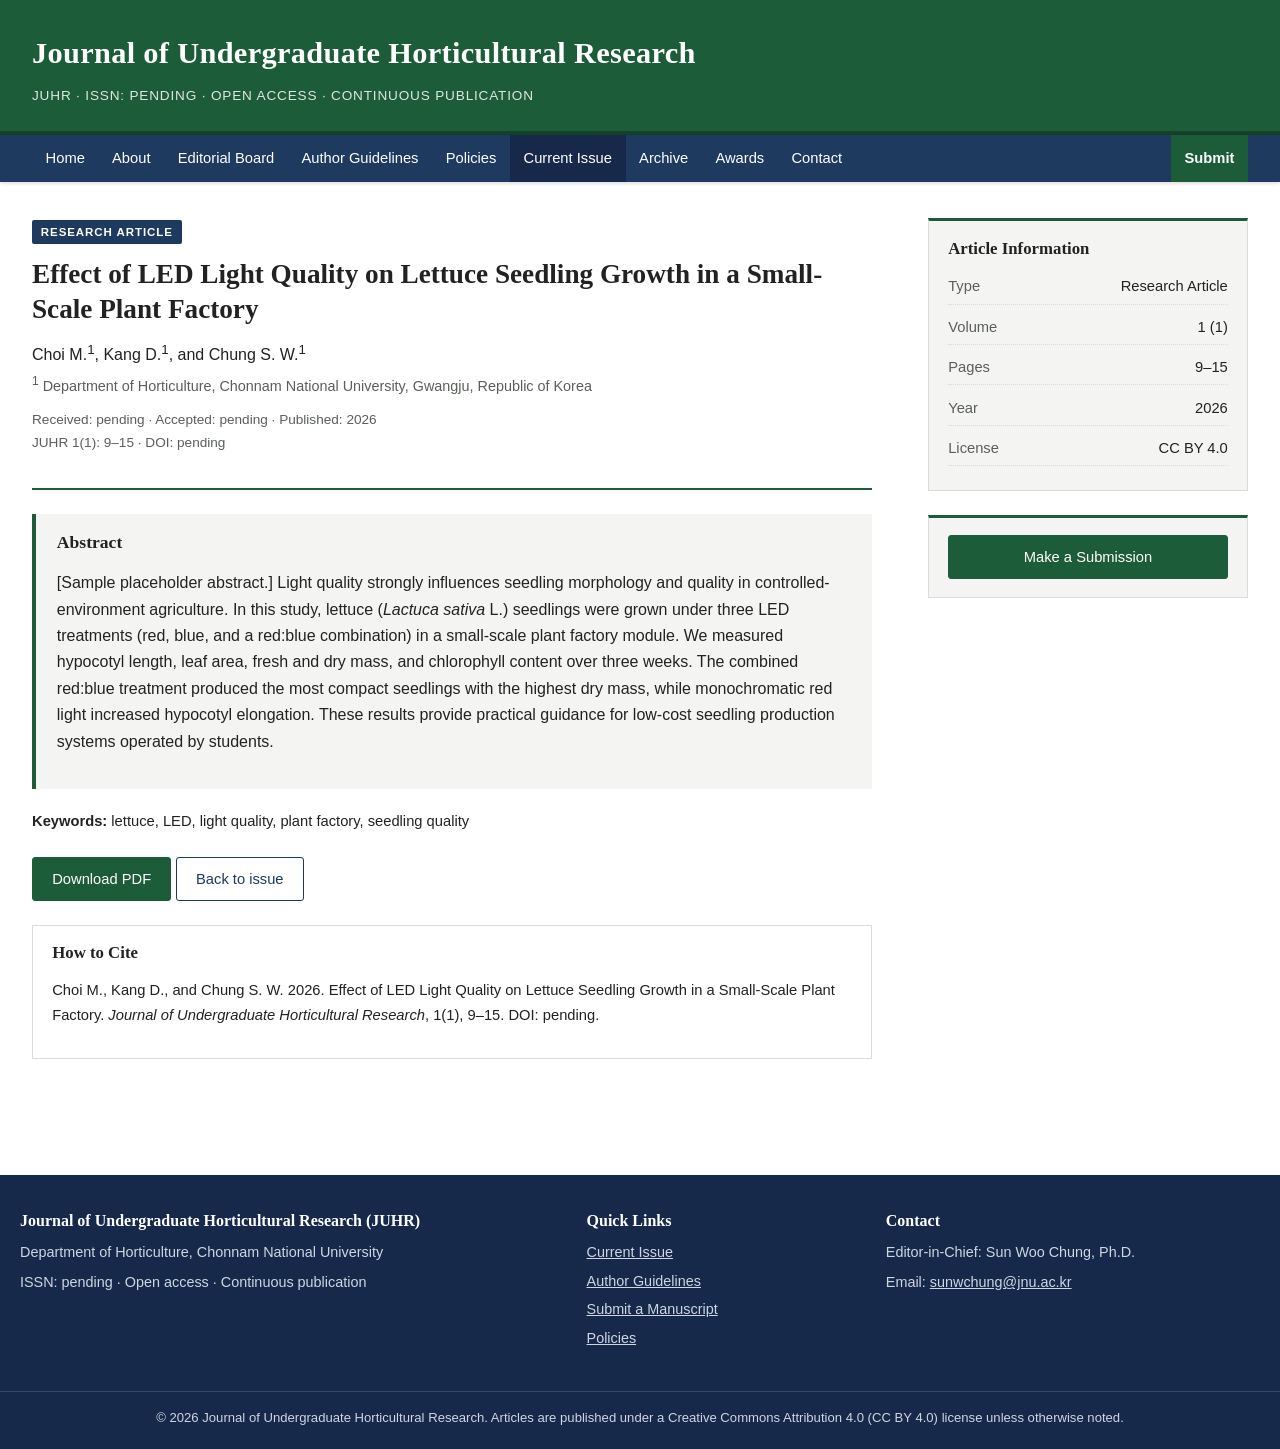
<file: articles/v1i1-02.html>
<!DOCTYPE html>
<html lang="en">
<head>
  <meta charset="UTF-8">
  <meta name="viewport" content="width=device-width, initial-scale=1.0">
  <meta name="description" content="Effect of LED Light Quality on Lettuce Seedling Growth in a Small-Scale Plant Factory — JUHR 1(1): 9–15.">
  <title>Effect of LED Light Quality on Lettuce Seedling Growth &mdash; JUHR</title>
  <link rel="stylesheet" href="../css/style.css">
</head>
<body>

  <!-- SAMPLE ARTICLE PAGE (placeholder content). -->

  <header class="masthead">
    <div class="container">
      <a href="../index.html">
        <span class="journal-name">Journal of Undergraduate Horticultural Research</span>
        <span class="journal-meta">JUHR &middot; ISSN: pending &middot; Open Access &middot; Continuous Publication</span>
      </a>
    </div>
  </header>

  <nav class="site-nav" aria-label="Main navigation">
    <div class="container nav-inner">
      <button class="nav-toggle" aria-expanded="false" aria-controls="nav-menu">Menu &#9776;</button>
      <ul id="nav-menu" class="nav-menu">
        <li><a href="../index.html">Home</a></li>
        <li><a href="../about.html">About</a></li>
        <li><a href="../editorial-board.html">Editorial Board</a></li>
        <li><a href="../author-guidelines.html">Author Guidelines</a></li>
        <li><a href="../policies.html">Policies</a></li>
        <li><a href="../current-issue.html" class="active">Current Issue</a></li>
        <li><a href="../archive.html">Archive</a></li>
        <li><a href="../awards.html">Awards</a></li>
        <li><a href="../contact.html">Contact</a></li>
        <li class="nav-submit"><a href="../submission.html">Submit</a></li>
      </ul>
    </div>
  </nav>

  <main class="page">
    <div class="container layout">

      <article>
        <header class="article-header">
          <span class="article-type">Research Article</span>
          <h1 class="article-title">Effect of LED Light Quality on Lettuce Seedling Growth in a Small-Scale Plant Factory</h1>
          <p class="article-authors">Choi M.<sup>1</sup>, Kang D.<sup>1</sup>, and Chung S. W.<sup>1</sup></p>
          <p class="article-affiliation"><sup>1</sup> Department of Horticulture, Chonnam National University, Gwangju, Republic of Korea</p>
          <p class="article-dates">
            Received: pending &middot; Accepted: pending &middot; Published: 2026<br>
            JUHR 1(1): 9&ndash;15 &middot; DOI: pending
          </p>
        </header>

        <section class="abstract-box">
          <h2>Abstract</h2>
          <p>
            [Sample placeholder abstract.] Light quality strongly influences seedling
            morphology and quality in controlled-environment agriculture. In this study,
            lettuce (<em>Lactuca sativa</em> L.) seedlings were grown under three LED
            treatments (red, blue, and a red:blue combination) in a small-scale plant
            factory module. We measured hypocotyl length, leaf area, fresh and dry mass,
            and chlorophyll content over three weeks. The combined red:blue treatment
            produced the most compact seedlings with the highest dry mass, while
            monochromatic red light increased hypocotyl elongation. These results provide
            practical guidance for low-cost seedling production systems operated by
            students.
          </p>
        </section>

        <p class="keywords"><strong>Keywords:</strong> lettuce, LED, light quality, plant factory, seedling quality</p>

        <p style="margin: 1.5rem 0;">
          <a class="btn btn-primary" href="../assets/pdf/juhr-v1i1-02.pdf">Download PDF</a>
          <a class="btn" href="../current-issue.html">Back to issue</a>
        </p>

        <div class="citation-box">
          <h2>How to Cite</h2>
          <p>
            Choi M., Kang D., and Chung S. W. 2026. Effect of LED Light Quality on Lettuce
            Seedling Growth in a Small-Scale Plant Factory.
            <em>Journal of Undergraduate Horticultural Research</em>, 1(1), 9&ndash;15.
            DOI: pending.
          </p>
        </div>
      </article>

      <aside>
        <div class="sidebar-box">
          <h3>Article Information</h3>
          <ul class="fact-list">
            <li><span class="label">Type</span><span>Research Article</span></li>
            <li><span class="label">Volume</span><span>1 (1)</span></li>
            <li><span class="label">Pages</span><span>9&ndash;15</span></li>
            <li><span class="label">Year</span><span>2026</span></li>
            <li><span class="label">License</span><span>CC BY 4.0</span></li>
          </ul>
        </div>
        <div class="sidebar-box">
          <a class="btn btn-primary btn-block" href="../submission.html">Make a Submission</a>
        </div>
      </aside>

    </div>
  </main>

  <footer class="site-footer">
    <div class="container footer-grid">
      <div>
        <h3>Journal of Undergraduate Horticultural Research (JUHR)</h3>
        <p>Department of Horticulture, Chonnam National University</p>
        <p>ISSN: pending &middot; Open access &middot; Continuous publication</p>
      </div>
      <div>
        <h3>Quick Links</h3>
        <ul>
          <li><a href="../current-issue.html">Current Issue</a></li>
          <li><a href="../author-guidelines.html">Author Guidelines</a></li>
          <li><a href="../submission.html">Submit a Manuscript</a></li>
          <li><a href="../policies.html">Policies</a></li>
        </ul>
      </div>
      <div>
        <h3>Contact</h3>
        <p>Editor-in-Chief: Sun Woo Chung, Ph.D.</p>
        <p>Email: <a href="mailto:sunwchung@jnu.ac.kr">sunwchung@jnu.ac.kr</a></p>
      </div>
    </div>
    <div class="footer-bottom">
      <p>&copy; 2026 Journal of Undergraduate Horticultural Research. Articles are published
        under a Creative Commons Attribution 4.0 (CC BY 4.0) license unless otherwise noted.</p>
    </div>
  </footer>

  <button id="back-to-top" aria-label="Back to top">&uarr;</button>
  <script src="../js/script.js"></script>
</body>
</html>
</file>
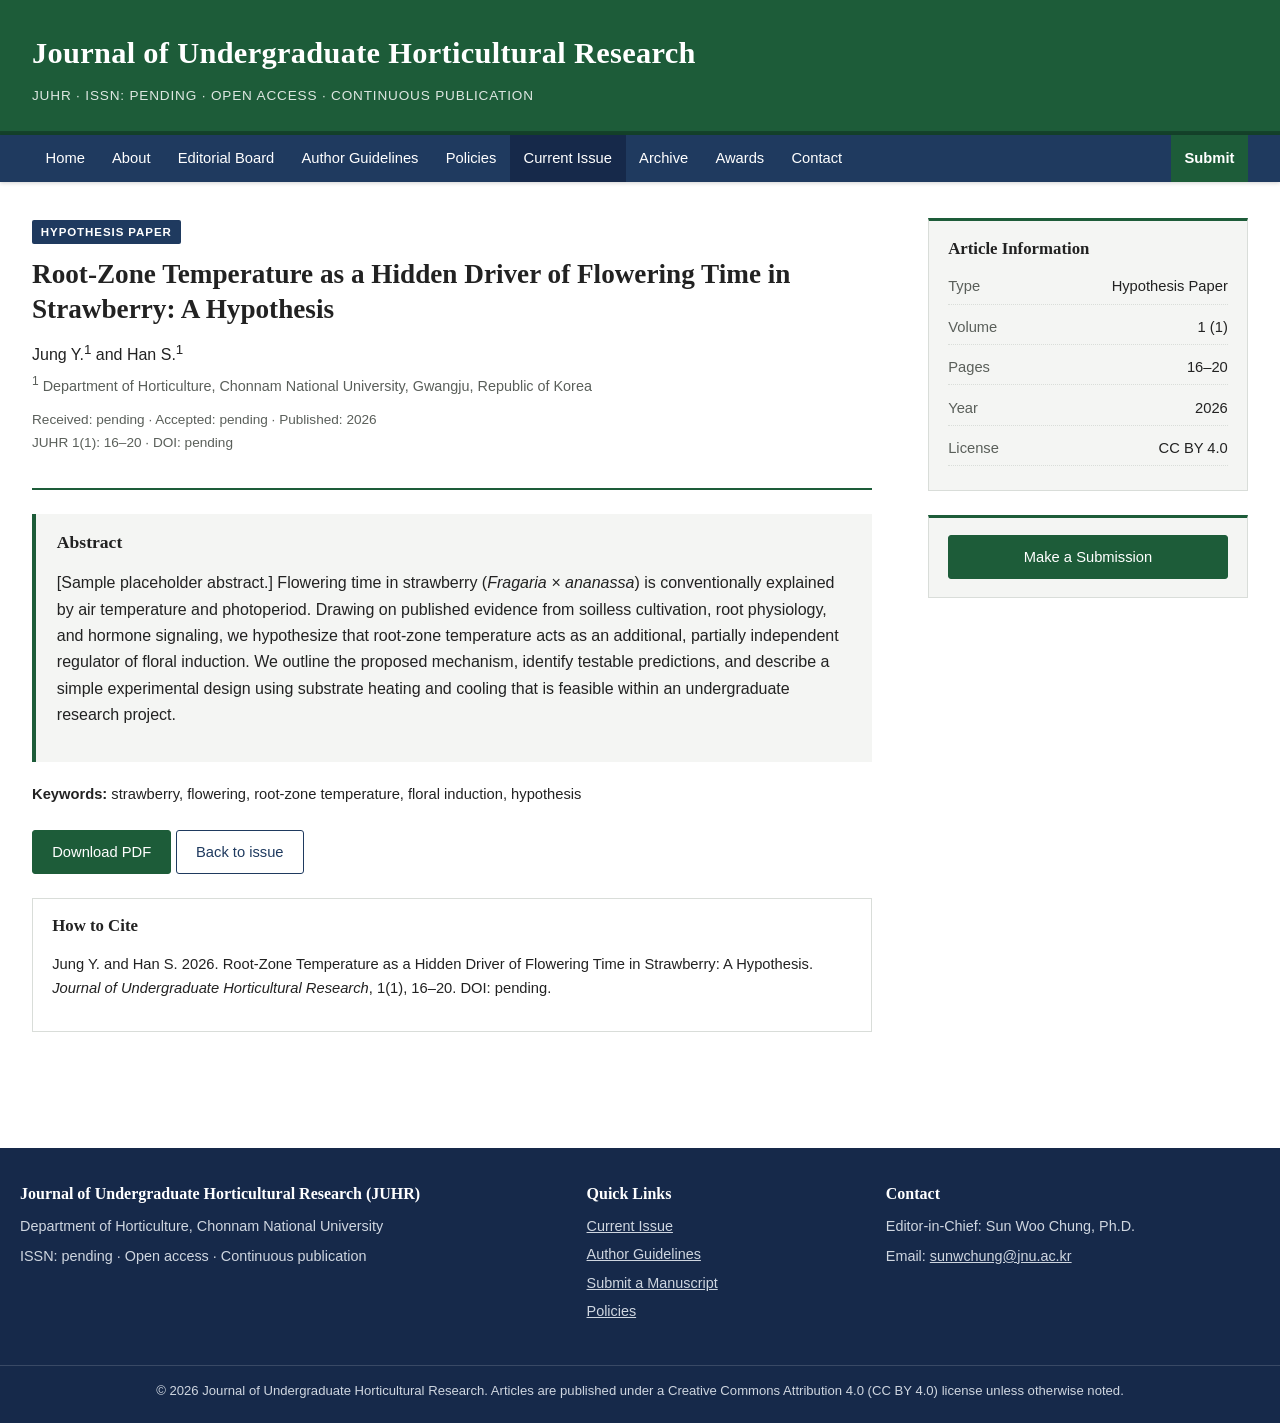
<file: articles/v1i1-03.html>
<!DOCTYPE html>
<html lang="en">
<head>
  <meta charset="UTF-8">
  <meta name="viewport" content="width=device-width, initial-scale=1.0">
  <meta name="description" content="Root-Zone Temperature as a Hidden Driver of Flowering Time in Strawberry: A Hypothesis — JUHR 1(1): 16–20.">
  <title>Root-Zone Temperature and Strawberry Flowering: A Hypothesis &mdash; JUHR</title>
  <link rel="stylesheet" href="../css/style.css">
</head>
<body>

  <!-- SAMPLE ARTICLE PAGE (placeholder content). -->

  <header class="masthead">
    <div class="container">
      <a href="../index.html">
        <span class="journal-name">Journal of Undergraduate Horticultural Research</span>
        <span class="journal-meta">JUHR &middot; ISSN: pending &middot; Open Access &middot; Continuous Publication</span>
      </a>
    </div>
  </header>

  <nav class="site-nav" aria-label="Main navigation">
    <div class="container nav-inner">
      <button class="nav-toggle" aria-expanded="false" aria-controls="nav-menu">Menu &#9776;</button>
      <ul id="nav-menu" class="nav-menu">
        <li><a href="../index.html">Home</a></li>
        <li><a href="../about.html">About</a></li>
        <li><a href="../editorial-board.html">Editorial Board</a></li>
        <li><a href="../author-guidelines.html">Author Guidelines</a></li>
        <li><a href="../policies.html">Policies</a></li>
        <li><a href="../current-issue.html" class="active">Current Issue</a></li>
        <li><a href="../archive.html">Archive</a></li>
        <li><a href="../awards.html">Awards</a></li>
        <li><a href="../contact.html">Contact</a></li>
        <li class="nav-submit"><a href="../submission.html">Submit</a></li>
      </ul>
    </div>
  </nav>

  <main class="page">
    <div class="container layout">

      <article>
        <header class="article-header">
          <span class="article-type">Hypothesis Paper</span>
          <h1 class="article-title">Root-Zone Temperature as a Hidden Driver of Flowering Time in Strawberry: A Hypothesis</h1>
          <p class="article-authors">Jung Y.<sup>1</sup> and Han S.<sup>1</sup></p>
          <p class="article-affiliation"><sup>1</sup> Department of Horticulture, Chonnam National University, Gwangju, Republic of Korea</p>
          <p class="article-dates">
            Received: pending &middot; Accepted: pending &middot; Published: 2026<br>
            JUHR 1(1): 16&ndash;20 &middot; DOI: pending
          </p>
        </header>

        <section class="abstract-box">
          <h2>Abstract</h2>
          <p>
            [Sample placeholder abstract.] Flowering time in strawberry
            (<em>Fragaria &times; ananassa</em>) is conventionally explained by air
            temperature and photoperiod. Drawing on published evidence from soilless
            cultivation, root physiology, and hormone signaling, we hypothesize that
            root-zone temperature acts as an additional, partially independent regulator of
            floral induction. We outline the proposed mechanism, identify testable
            predictions, and describe a simple experimental design using substrate heating
            and cooling that is feasible within an undergraduate research project.
          </p>
        </section>

        <p class="keywords"><strong>Keywords:</strong> strawberry, flowering, root-zone temperature, floral induction, hypothesis</p>

        <p style="margin: 1.5rem 0;">
          <a class="btn btn-primary" href="../assets/pdf/juhr-v1i1-03.pdf">Download PDF</a>
          <a class="btn" href="../current-issue.html">Back to issue</a>
        </p>

        <div class="citation-box">
          <h2>How to Cite</h2>
          <p>
            Jung Y. and Han S. 2026. Root-Zone Temperature as a Hidden Driver of Flowering
            Time in Strawberry: A Hypothesis.
            <em>Journal of Undergraduate Horticultural Research</em>, 1(1), 16&ndash;20.
            DOI: pending.
          </p>
        </div>
      </article>

      <aside>
        <div class="sidebar-box">
          <h3>Article Information</h3>
          <ul class="fact-list">
            <li><span class="label">Type</span><span>Hypothesis Paper</span></li>
            <li><span class="label">Volume</span><span>1 (1)</span></li>
            <li><span class="label">Pages</span><span>16&ndash;20</span></li>
            <li><span class="label">Year</span><span>2026</span></li>
            <li><span class="label">License</span><span>CC BY 4.0</span></li>
          </ul>
        </div>
        <div class="sidebar-box">
          <a class="btn btn-primary btn-block" href="../submission.html">Make a Submission</a>
        </div>
      </aside>

    </div>
  </main>

  <footer class="site-footer">
    <div class="container footer-grid">
      <div>
        <h3>Journal of Undergraduate Horticultural Research (JUHR)</h3>
        <p>Department of Horticulture, Chonnam National University</p>
        <p>ISSN: pending &middot; Open access &middot; Continuous publication</p>
      </div>
      <div>
        <h3>Quick Links</h3>
        <ul>
          <li><a href="../current-issue.html">Current Issue</a></li>
          <li><a href="../author-guidelines.html">Author Guidelines</a></li>
          <li><a href="../submission.html">Submit a Manuscript</a></li>
          <li><a href="../policies.html">Policies</a></li>
        </ul>
      </div>
      <div>
        <h3>Contact</h3>
        <p>Editor-in-Chief: Sun Woo Chung, Ph.D.</p>
        <p>Email: <a href="mailto:sunwchung@jnu.ac.kr">sunwchung@jnu.ac.kr</a></p>
      </div>
    </div>
    <div class="footer-bottom">
      <p>&copy; 2026 Journal of Undergraduate Horticultural Research. Articles are published
        under a Creative Commons Attribution 4.0 (CC BY 4.0) license unless otherwise noted.</p>
    </div>
  </footer>

  <button id="back-to-top" aria-label="Back to top">&uarr;</button>
  <script src="../js/script.js"></script>
</body>
</html>
</file>
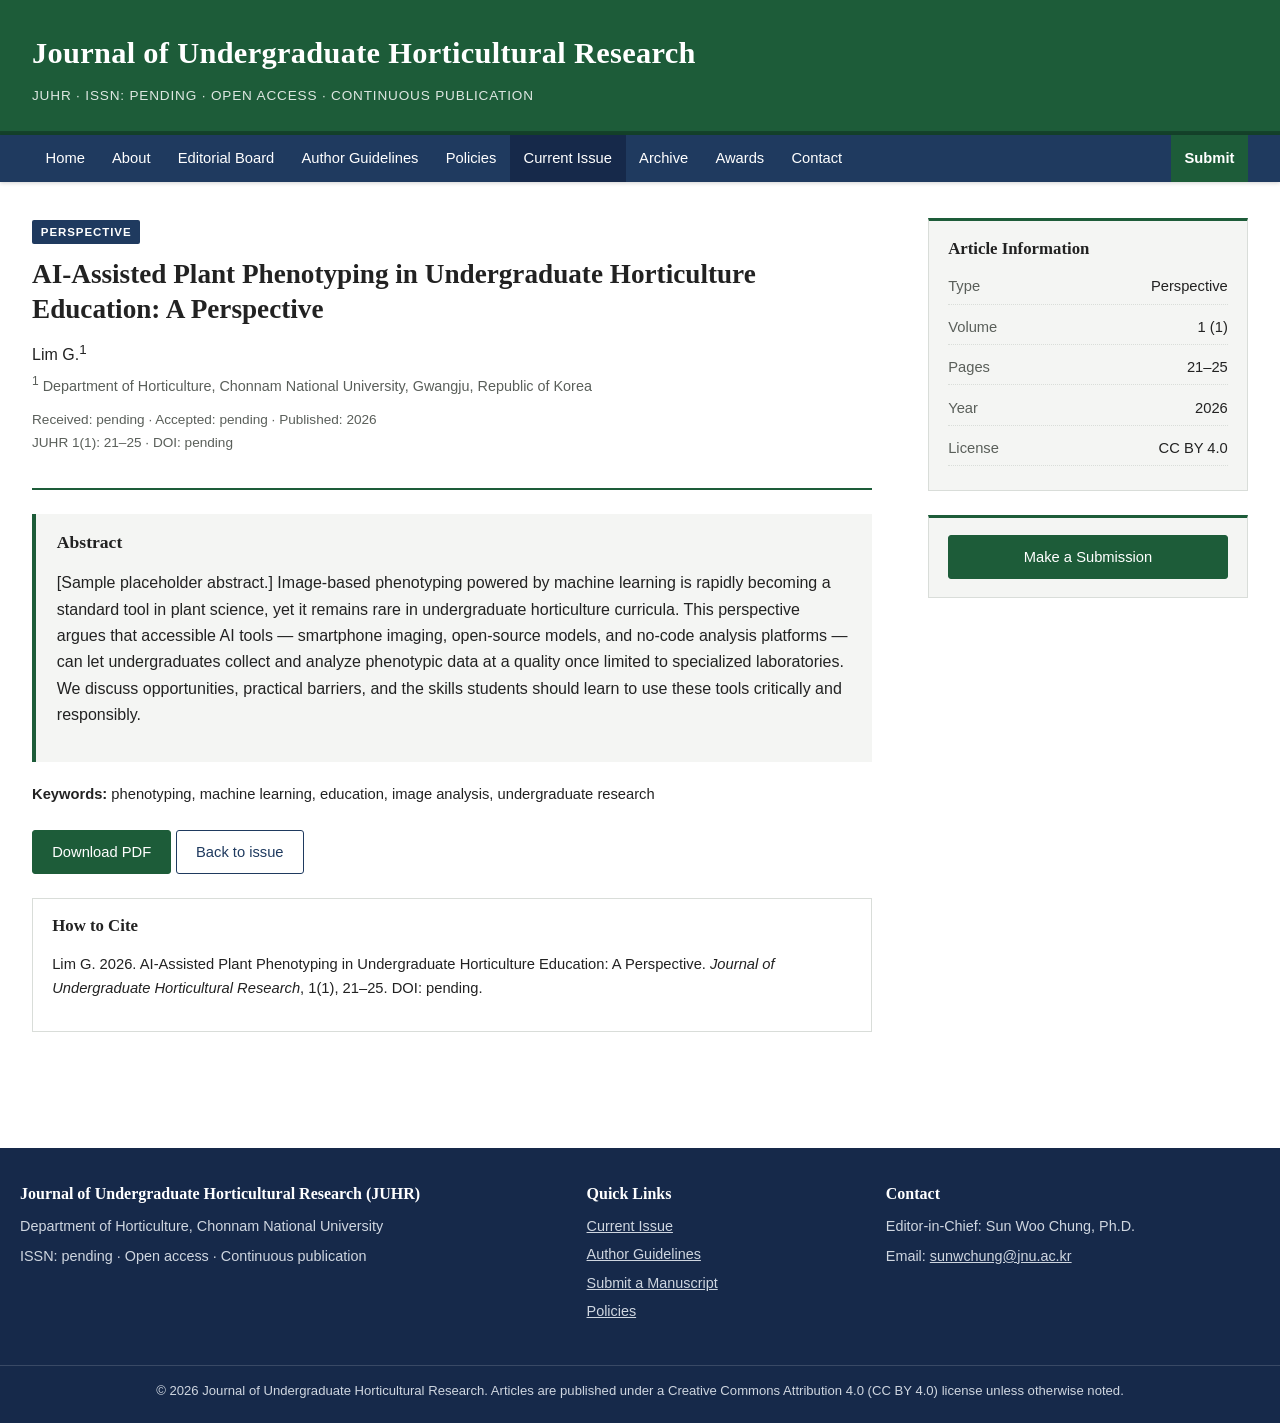
<file: articles/v1i1-04.html>
<!DOCTYPE html>
<html lang="en">
<head>
  <meta charset="UTF-8">
  <meta name="viewport" content="width=device-width, initial-scale=1.0">
  <meta name="description" content="AI-Assisted Plant Phenotyping in Undergraduate Horticulture Education: A Perspective — JUHR 1(1): 21–25.">
  <title>AI-Assisted Plant Phenotyping in Undergraduate Education &mdash; JUHR</title>
  <link rel="stylesheet" href="../css/style.css">
</head>
<body>

  <!-- SAMPLE ARTICLE PAGE (placeholder content). -->

  <header class="masthead">
    <div class="container">
      <a href="../index.html">
        <span class="journal-name">Journal of Undergraduate Horticultural Research</span>
        <span class="journal-meta">JUHR &middot; ISSN: pending &middot; Open Access &middot; Continuous Publication</span>
      </a>
    </div>
  </header>

  <nav class="site-nav" aria-label="Main navigation">
    <div class="container nav-inner">
      <button class="nav-toggle" aria-expanded="false" aria-controls="nav-menu">Menu &#9776;</button>
      <ul id="nav-menu" class="nav-menu">
        <li><a href="../index.html">Home</a></li>
        <li><a href="../about.html">About</a></li>
        <li><a href="../editorial-board.html">Editorial Board</a></li>
        <li><a href="../author-guidelines.html">Author Guidelines</a></li>
        <li><a href="../policies.html">Policies</a></li>
        <li><a href="../current-issue.html" class="active">Current Issue</a></li>
        <li><a href="../archive.html">Archive</a></li>
        <li><a href="../awards.html">Awards</a></li>
        <li><a href="../contact.html">Contact</a></li>
        <li class="nav-submit"><a href="../submission.html">Submit</a></li>
      </ul>
    </div>
  </nav>

  <main class="page">
    <div class="container layout">

      <article>
        <header class="article-header">
          <span class="article-type">Perspective</span>
          <h1 class="article-title">AI-Assisted Plant Phenotyping in Undergraduate Horticulture Education: A Perspective</h1>
          <p class="article-authors">Lim G.<sup>1</sup></p>
          <p class="article-affiliation"><sup>1</sup> Department of Horticulture, Chonnam National University, Gwangju, Republic of Korea</p>
          <p class="article-dates">
            Received: pending &middot; Accepted: pending &middot; Published: 2026<br>
            JUHR 1(1): 21&ndash;25 &middot; DOI: pending
          </p>
        </header>

        <section class="abstract-box">
          <h2>Abstract</h2>
          <p>
            [Sample placeholder abstract.] Image-based phenotyping powered by machine
            learning is rapidly becoming a standard tool in plant science, yet it remains
            rare in undergraduate horticulture curricula. This perspective argues that
            accessible AI tools — smartphone imaging, open-source models, and no-code
            analysis platforms — can let undergraduates collect and analyze phenotypic data
            at a quality once limited to specialized laboratories. We discuss opportunities,
            practical barriers, and the skills students should learn to use these tools
            critically and responsibly.
          </p>
        </section>

        <p class="keywords"><strong>Keywords:</strong> phenotyping, machine learning, education, image analysis, undergraduate research</p>

        <p style="margin: 1.5rem 0;">
          <a class="btn btn-primary" href="../assets/pdf/juhr-v1i1-04.pdf">Download PDF</a>
          <a class="btn" href="../current-issue.html">Back to issue</a>
        </p>

        <div class="citation-box">
          <h2>How to Cite</h2>
          <p>
            Lim G. 2026. AI-Assisted Plant Phenotyping in Undergraduate Horticulture
            Education: A Perspective.
            <em>Journal of Undergraduate Horticultural Research</em>, 1(1), 21&ndash;25.
            DOI: pending.
          </p>
        </div>
      </article>

      <aside>
        <div class="sidebar-box">
          <h3>Article Information</h3>
          <ul class="fact-list">
            <li><span class="label">Type</span><span>Perspective</span></li>
            <li><span class="label">Volume</span><span>1 (1)</span></li>
            <li><span class="label">Pages</span><span>21&ndash;25</span></li>
            <li><span class="label">Year</span><span>2026</span></li>
            <li><span class="label">License</span><span>CC BY 4.0</span></li>
          </ul>
        </div>
        <div class="sidebar-box">
          <a class="btn btn-primary btn-block" href="../submission.html">Make a Submission</a>
        </div>
      </aside>

    </div>
  </main>

  <footer class="site-footer">
    <div class="container footer-grid">
      <div>
        <h3>Journal of Undergraduate Horticultural Research (JUHR)</h3>
        <p>Department of Horticulture, Chonnam National University</p>
        <p>ISSN: pending &middot; Open access &middot; Continuous publication</p>
      </div>
      <div>
        <h3>Quick Links</h3>
        <ul>
          <li><a href="../current-issue.html">Current Issue</a></li>
          <li><a href="../author-guidelines.html">Author Guidelines</a></li>
          <li><a href="../submission.html">Submit a Manuscript</a></li>
          <li><a href="../policies.html">Policies</a></li>
        </ul>
      </div>
      <div>
        <h3>Contact</h3>
        <p>Editor-in-Chief: Sun Woo Chung, Ph.D.</p>
        <p>Email: <a href="mailto:sunwchung@jnu.ac.kr">sunwchung@jnu.ac.kr</a></p>
      </div>
    </div>
    <div class="footer-bottom">
      <p>&copy; 2026 Journal of Undergraduate Horticultural Research. Articles are published
        under a Creative Commons Attribution 4.0 (CC BY 4.0) license unless otherwise noted.</p>
    </div>
  </footer>

  <button id="back-to-top" aria-label="Back to top">&uarr;</button>
  <script src="../js/script.js"></script>
</body>
</html>
</file>
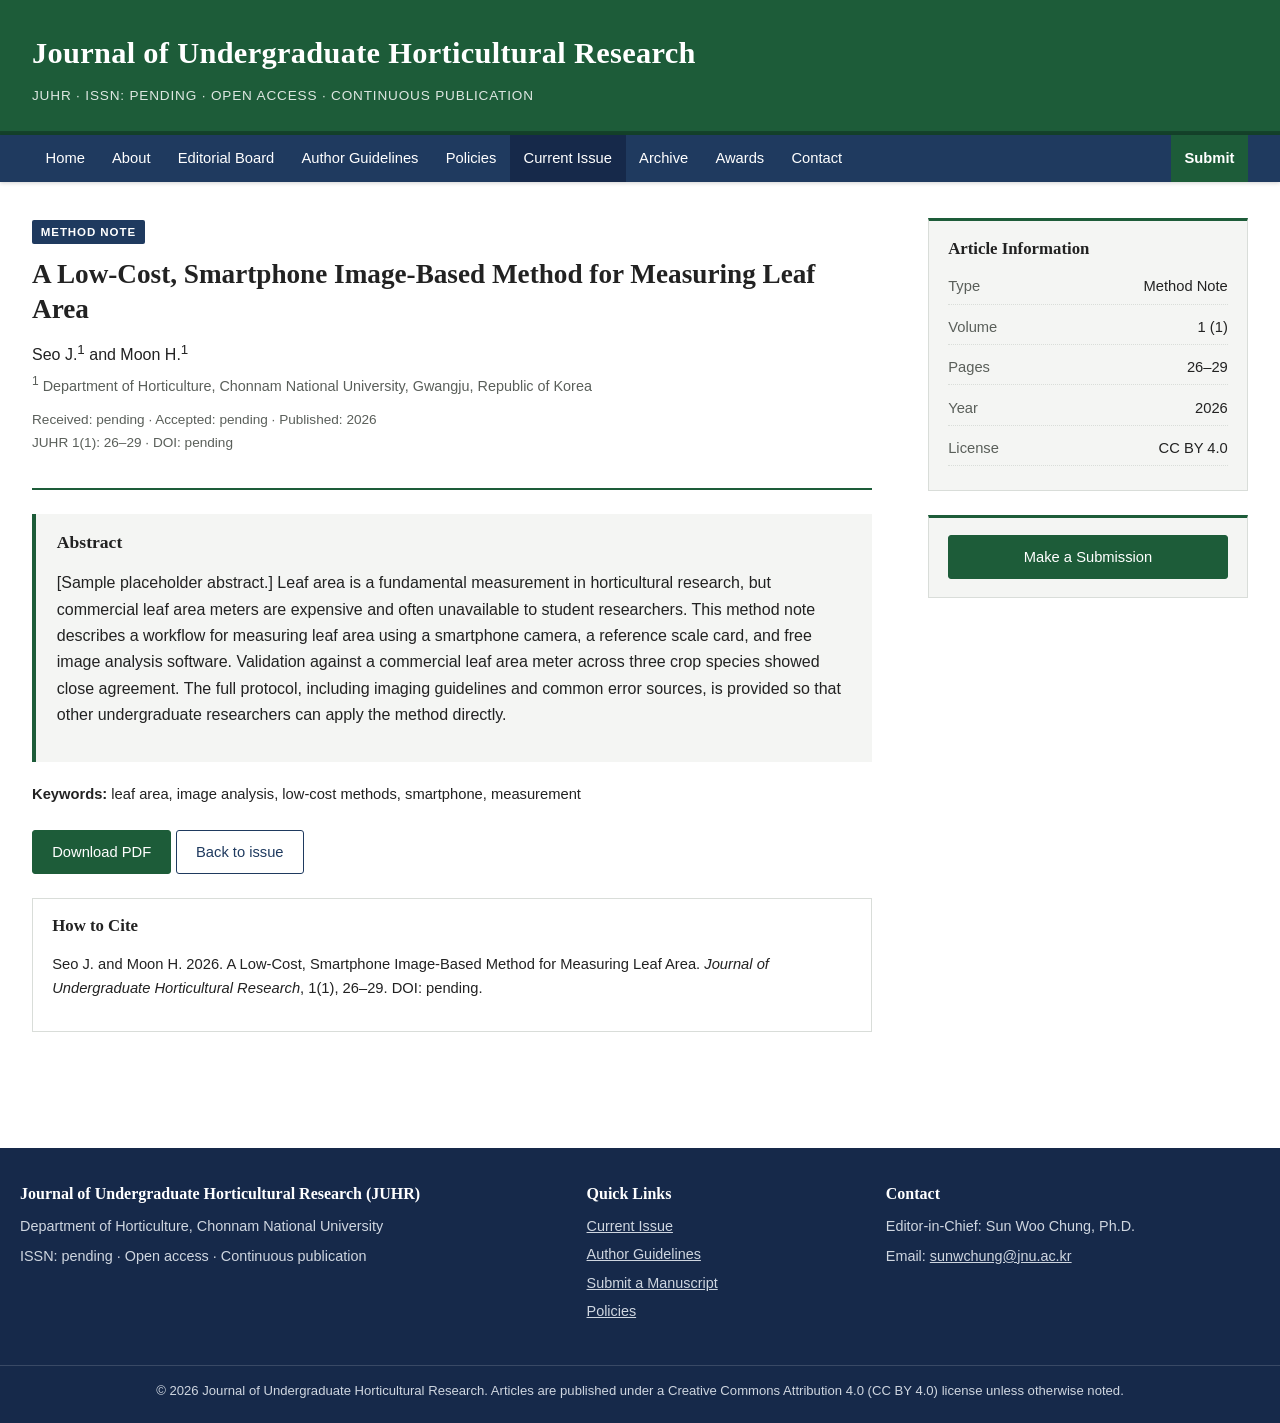
<file: articles/v1i1-05.html>
<!DOCTYPE html>
<html lang="en">
<head>
  <meta charset="UTF-8">
  <meta name="viewport" content="width=device-width, initial-scale=1.0">
  <meta name="description" content="A Low-Cost, Smartphone Image-Based Method for Measuring Leaf Area — JUHR 1(1): 26–29.">
  <title>A Low-Cost Image-Based Method for Measuring Leaf Area &mdash; JUHR</title>
  <link rel="stylesheet" href="../css/style.css">
</head>
<body>

  <!-- SAMPLE ARTICLE PAGE (placeholder content). -->

  <header class="masthead">
    <div class="container">
      <a href="../index.html">
        <span class="journal-name">Journal of Undergraduate Horticultural Research</span>
        <span class="journal-meta">JUHR &middot; ISSN: pending &middot; Open Access &middot; Continuous Publication</span>
      </a>
    </div>
  </header>

  <nav class="site-nav" aria-label="Main navigation">
    <div class="container nav-inner">
      <button class="nav-toggle" aria-expanded="false" aria-controls="nav-menu">Menu &#9776;</button>
      <ul id="nav-menu" class="nav-menu">
        <li><a href="../index.html">Home</a></li>
        <li><a href="../about.html">About</a></li>
        <li><a href="../editorial-board.html">Editorial Board</a></li>
        <li><a href="../author-guidelines.html">Author Guidelines</a></li>
        <li><a href="../policies.html">Policies</a></li>
        <li><a href="../current-issue.html" class="active">Current Issue</a></li>
        <li><a href="../archive.html">Archive</a></li>
        <li><a href="../awards.html">Awards</a></li>
        <li><a href="../contact.html">Contact</a></li>
        <li class="nav-submit"><a href="../submission.html">Submit</a></li>
      </ul>
    </div>
  </nav>

  <main class="page">
    <div class="container layout">

      <article>
        <header class="article-header">
          <span class="article-type">Method Note</span>
          <h1 class="article-title">A Low-Cost, Smartphone Image-Based Method for Measuring Leaf Area</h1>
          <p class="article-authors">Seo J.<sup>1</sup> and Moon H.<sup>1</sup></p>
          <p class="article-affiliation"><sup>1</sup> Department of Horticulture, Chonnam National University, Gwangju, Republic of Korea</p>
          <p class="article-dates">
            Received: pending &middot; Accepted: pending &middot; Published: 2026<br>
            JUHR 1(1): 26&ndash;29 &middot; DOI: pending
          </p>
        </header>

        <section class="abstract-box">
          <h2>Abstract</h2>
          <p>
            [Sample placeholder abstract.] Leaf area is a fundamental measurement in
            horticultural research, but commercial leaf area meters are expensive and often
            unavailable to student researchers. This method note describes a workflow for
            measuring leaf area using a smartphone camera, a reference scale card, and
            free image analysis software. Validation against a commercial leaf area meter
            across three crop species showed close agreement. The full protocol, including
            imaging guidelines and common error sources, is provided so that other
            undergraduate researchers can apply the method directly.
          </p>
        </section>

        <p class="keywords"><strong>Keywords:</strong> leaf area, image analysis, low-cost methods, smartphone, measurement</p>

        <p style="margin: 1.5rem 0;">
          <a class="btn btn-primary" href="../assets/pdf/juhr-v1i1-05.pdf">Download PDF</a>
          <a class="btn" href="../current-issue.html">Back to issue</a>
        </p>

        <div class="citation-box">
          <h2>How to Cite</h2>
          <p>
            Seo J. and Moon H. 2026. A Low-Cost, Smartphone Image-Based Method for
            Measuring Leaf Area.
            <em>Journal of Undergraduate Horticultural Research</em>, 1(1), 26&ndash;29.
            DOI: pending.
          </p>
        </div>
      </article>

      <aside>
        <div class="sidebar-box">
          <h3>Article Information</h3>
          <ul class="fact-list">
            <li><span class="label">Type</span><span>Method Note</span></li>
            <li><span class="label">Volume</span><span>1 (1)</span></li>
            <li><span class="label">Pages</span><span>26&ndash;29</span></li>
            <li><span class="label">Year</span><span>2026</span></li>
            <li><span class="label">License</span><span>CC BY 4.0</span></li>
          </ul>
        </div>
        <div class="sidebar-box">
          <a class="btn btn-primary btn-block" href="../submission.html">Make a Submission</a>
        </div>
      </aside>

    </div>
  </main>

  <footer class="site-footer">
    <div class="container footer-grid">
      <div>
        <h3>Journal of Undergraduate Horticultural Research (JUHR)</h3>
        <p>Department of Horticulture, Chonnam National University</p>
        <p>ISSN: pending &middot; Open access &middot; Continuous publication</p>
      </div>
      <div>
        <h3>Quick Links</h3>
        <ul>
          <li><a href="../current-issue.html">Current Issue</a></li>
          <li><a href="../author-guidelines.html">Author Guidelines</a></li>
          <li><a href="../submission.html">Submit a Manuscript</a></li>
          <li><a href="../policies.html">Policies</a></li>
        </ul>
      </div>
      <div>
        <h3>Contact</h3>
        <p>Editor-in-Chief: Sun Woo Chung, Ph.D.</p>
        <p>Email: <a href="mailto:sunwchung@jnu.ac.kr">sunwchung@jnu.ac.kr</a></p>
      </div>
    </div>
    <div class="footer-bottom">
      <p>&copy; 2026 Journal of Undergraduate Horticultural Research. Articles are published
        under a Creative Commons Attribution 4.0 (CC BY 4.0) license unless otherwise noted.</p>
    </div>
  </footer>

  <button id="back-to-top" aria-label="Back to top">&uarr;</button>
  <script src="../js/script.js"></script>
</body>
</html>
</file>
<file: css/style.css>
/* ==========================================================================
   JUHR — Journal of Undergraduate Horticultural Research
   Stylesheet for the static GitHub Pages site.

   Palette:
     deep green  #1d5c39   (primary, masthead, buttons)
     dark green  #14422a   (hover states)
     dark blue   #1f3a5f   (navigation, links)
     light gray  #f4f5f3   (page sections, sidebar boxes)
   ========================================================================== */

:root {
  --green: #1d5c39;
  --green-dark: #14422a;
  --navy: #1f3a5f;
  --navy-dark: #16294a;
  --ink: #222222;
  --muted: #5a5f5a;
  --gray: #f4f5f3;
  --border: #d9ddd9;
  --white: #ffffff;
  --serif: Georgia, "Times New Roman", "Noto Serif", serif;
  --sans: -apple-system, BlinkMacSystemFont, "Segoe UI", Roboto, "Helvetica Neue", Arial, sans-serif;
}

* { box-sizing: border-box; }

html { scroll-behavior: smooth; }

body {
  margin: 0;
  font-family: var(--sans);
  font-size: 16px;
  line-height: 1.65;
  color: var(--ink);
  background: var(--white);
}

h1, h2, h3, h4 {
  font-family: var(--serif);
  line-height: 1.3;
  color: var(--ink);
}

a { color: var(--navy); }
a:hover { color: var(--green); }

.container {
  max-width: 1280px;
  margin: 0 auto;
  padding: 0 2rem;
}

/* --------------------------------------------------------------------------
   Masthead
   -------------------------------------------------------------------------- */

.masthead {
  background: var(--green);
  color: var(--white);
  padding: 1.75rem 0 1.5rem;
  border-bottom: 4px solid var(--green-dark);
}

.masthead a {
  color: var(--white);
  text-decoration: none;
}

.journal-name {
  display: block;
  font-family: var(--serif);
  font-size: 1.9rem;
  font-weight: bold;
  letter-spacing: 0.01em;
}

.journal-meta {
  display: block;
  margin-top: 0.4rem;
  font-size: 0.85rem;
  letter-spacing: 0.06em;
  text-transform: uppercase;
  opacity: 0.85;
}

/* --------------------------------------------------------------------------
   Navigation (sticky below masthead)
   -------------------------------------------------------------------------- */

.site-nav {
  background: var(--navy);
  position: sticky;
  top: 0;
  z-index: 100;
  box-shadow: 0 1px 4px rgba(0, 0, 0, 0.18);
}

.nav-inner {
  display: flex;
  align-items: center;
}

.nav-toggle {
  display: none;
  background: none;
  border: 1px solid rgba(255, 255, 255, 0.5);
  border-radius: 3px;
  color: var(--white);
  font-size: 1rem;
  padding: 0.4rem 0.8rem;
  margin: 0.5rem 0;
  cursor: pointer;
}

.nav-menu {
  list-style: none;
  display: flex;
  flex-wrap: wrap;
  margin: 0;
  padding: 0;
  width: 100%;
}

.nav-menu a {
  display: block;
  padding: 0.7rem 0.85rem;
  color: var(--white);
  text-decoration: none;
  font-size: 0.92rem;
}

.nav-menu a:hover,
.nav-menu a.active {
  background: var(--navy-dark);
  color: var(--white);
}

.nav-submit {
  margin-left: auto;
}

.nav-submit a {
  background: var(--green);
  font-weight: bold;
}

.nav-submit a:hover {
  background: var(--green-dark);
}

/* --------------------------------------------------------------------------
   Page layout
   -------------------------------------------------------------------------- */

.page {
  padding: 2.25rem 0 3rem;
}

.layout {
  display: grid;
  grid-template-columns: minmax(0, 1fr) 320px;
  gap: 3.5rem;
}

.page-title {
  font-size: 1.8rem;
  margin: 0 0 0.5rem;
  border-bottom: 2px solid var(--green);
  padding-bottom: 0.5rem;
}

.section-title {
  font-size: 1.35rem;
  margin: 2.2rem 0 0.8rem;
  color: var(--green-dark);
}

.lead {
  font-size: 1.05rem;
  color: var(--muted);
}

/* --------------------------------------------------------------------------
   Sidebar
   -------------------------------------------------------------------------- */

.sidebar-box {
  background: var(--gray);
  border: 1px solid var(--border);
  border-top: 3px solid var(--green);
  padding: 1.1rem 1.2rem;
  margin-bottom: 1.5rem;
}

.sidebar-box h3 {
  margin: 0 0 0.6rem;
  font-size: 1.05rem;
}

.sidebar-box ul {
  margin: 0;
  padding-left: 1.1rem;
  font-size: 0.92rem;
}

.sidebar-box li { margin-bottom: 0.35rem; }

.fact-list {
  list-style: none;
  padding: 0 !important;
  margin: 0;
}

.fact-list li {
  display: flex;
  justify-content: space-between;
  gap: 0.75rem;
  border-bottom: 1px dotted var(--border);
  padding: 0.3rem 0;
}

.fact-list .label { color: var(--muted); }

/* --------------------------------------------------------------------------
   Buttons
   -------------------------------------------------------------------------- */

.btn {
  display: inline-block;
  padding: 0.55rem 1.2rem;
  border: 1px solid var(--navy);
  border-radius: 3px;
  background: var(--white);
  color: var(--navy);
  text-decoration: none;
  font-size: 0.92rem;
  cursor: pointer;
}

.btn:hover {
  background: var(--gray);
  color: var(--navy-dark);
}

.btn-primary {
  background: var(--green);
  border-color: var(--green);
  color: var(--white);
}

.btn-primary:hover {
  background: var(--green-dark);
  border-color: var(--green-dark);
  color: var(--white);
}

.btn-block {
  display: block;
  text-align: center;
}

/* --------------------------------------------------------------------------
   Table of contents (article listings)
   -------------------------------------------------------------------------- */

.issue-heading {
  font-size: 1.3rem;
  margin: 1.5rem 0 0.4rem;
}

.toc-list {
  list-style: none;
  margin: 0;
  padding: 0;
}

.toc-item {
  border-bottom: 1px solid var(--border);
  padding: 1.1rem 0;
}

.article-type {
  display: inline-block;
  font-size: 0.72rem;
  font-weight: bold;
  letter-spacing: 0.08em;
  text-transform: uppercase;
  color: var(--white);
  background: var(--navy);
  padding: 0.15rem 0.55rem;
  border-radius: 2px;
  margin-bottom: 0.4rem;
}

.toc-item h3,
.toc-item h2 {
  margin: 0.15rem 0 0.3rem;
  font-size: 1.12rem;
}

.toc-item h3 a,
.toc-item h2 a {
  color: var(--ink);
  text-decoration: none;
}

.toc-item h3 a:hover,
.toc-item h2 a:hover {
  color: var(--green);
  text-decoration: underline;
}

.toc-authors {
  margin: 0 0 0.25rem;
  font-size: 0.92rem;
}

.toc-meta {
  margin: 0 0 0.5rem;
  font-size: 0.85rem;
  color: var(--muted);
}

.toc-links a {
  font-size: 0.88rem;
  margin-right: 1rem;
}

/* --------------------------------------------------------------------------
   Search and filters
   -------------------------------------------------------------------------- */

.search-box {
  width: 100%;
  max-width: 420px;
  padding: 0.55rem 0.8rem;
  font-size: 0.95rem;
  border: 1px solid var(--border);
  border-radius: 3px;
  margin: 0.75rem 0 1rem;
}

.search-box:focus {
  outline: 2px solid var(--green);
  border-color: var(--green);
}

.filter-bar {
  margin: 1rem 0 1.5rem;
}

.filter-bar button {
  background: var(--white);
  border: 1px solid var(--border);
  border-radius: 3px;
  padding: 0.4rem 1rem;
  margin-right: 0.4rem;
  margin-bottom: 0.4rem;
  font-size: 0.9rem;
  cursor: pointer;
  color: var(--ink);
}

.filter-bar button:hover {
  border-color: var(--green);
  color: var(--green);
}

.filter-bar button.active {
  background: var(--green);
  border-color: var(--green);
  color: var(--white);
}

.no-results {
  display: none;
  color: var(--muted);
  font-style: italic;
  padding: 1rem 0;
}

/* --------------------------------------------------------------------------
   Archive
   -------------------------------------------------------------------------- */

.archive-year {
  margin-bottom: 1.75rem;
}

.archive-year h2 {
  font-size: 1.3rem;
  border-bottom: 1px solid var(--border);
  padding-bottom: 0.3rem;
}

.archive-issue {
  background: var(--gray);
  border: 1px solid var(--border);
  padding: 0.9rem 1.1rem;
  margin-top: 0.6rem;
}

.archive-issue h3 { margin: 0 0 0.25rem; font-size: 1.05rem; }
.archive-issue p { margin: 0; font-size: 0.9rem; color: var(--muted); }

/* --------------------------------------------------------------------------
   Article landing page
   -------------------------------------------------------------------------- */

.article-header {
  border-bottom: 2px solid var(--green);
  padding-bottom: 1.25rem;
  margin-bottom: 1.5rem;
}

.article-title {
  font-size: 1.7rem;
  margin: 0.4rem 0 0.7rem;
}

.article-authors {
  font-size: 1rem;
  margin: 0 0 0.2rem;
}

.article-affiliation {
  font-size: 0.9rem;
  color: var(--muted);
  margin: 0;
}

.article-dates {
  font-size: 0.85rem;
  color: var(--muted);
  margin-top: 0.7rem;
}

.abstract-box {
  background: var(--gray);
  border-left: 4px solid var(--green);
  padding: 1.1rem 1.3rem;
  margin: 1.25rem 0;
}

.abstract-box h2 {
  margin: 0 0 0.5rem;
  font-size: 1.1rem;
}

.keywords {
  font-size: 0.92rem;
}

.citation-box {
  border: 1px solid var(--border);
  background: var(--white);
  padding: 1rem 1.2rem;
  margin: 1.25rem 0;
  font-size: 0.92rem;
}

.citation-box h2 {
  margin: 0 0 0.5rem;
  font-size: 1.05rem;
}

/* --------------------------------------------------------------------------
   Announcements, cards, tables
   -------------------------------------------------------------------------- */

.announcement {
  border-left: 4px solid var(--navy);
  background: var(--gray);
  padding: 0.8rem 1.1rem;
  margin-bottom: 0.9rem;
}

.announcement h3 { margin: 0 0 0.25rem; font-size: 1rem; }
.announcement p { margin: 0; font-size: 0.9rem; }
.announcement .date { color: var(--muted); font-size: 0.8rem; }

table {
  width: 100%;
  border-collapse: collapse;
  margin: 1rem 0;
  font-size: 0.93rem;
}

th, td {
  border: 1px solid var(--border);
  padding: 0.55rem 0.75rem;
  text-align: left;
  vertical-align: top;
}

th { background: var(--gray); }

/* --------------------------------------------------------------------------
   Editorial board
   -------------------------------------------------------------------------- */

.board-member {
  border-bottom: 1px solid var(--border);
  padding: 0.9rem 0;
}

.board-member h3 { margin: 0 0 0.2rem; font-size: 1.05rem; }
.board-member p { margin: 0; font-size: 0.92rem; color: var(--muted); }
.board-role {
  font-size: 0.78rem;
  font-weight: bold;
  letter-spacing: 0.08em;
  text-transform: uppercase;
  color: var(--green);
}

/* --------------------------------------------------------------------------
   Footer
   -------------------------------------------------------------------------- */

.site-footer {
  background: var(--navy-dark);
  color: #cfd6e0;
  margin-top: 3rem;
  font-size: 0.9rem;
}

.footer-grid {
  display: grid;
  grid-template-columns: 2fr 1fr 1.4fr;
  gap: 2rem;
  padding: 2.25rem 1.25rem;
}

.site-footer h3 {
  color: var(--white);
  font-size: 1rem;
  margin: 0 0 0.6rem;
}

.site-footer a { color: #cfd6e0; }
.site-footer a:hover { color: var(--white); }
.site-footer p { margin: 0 0 0.4rem; }

.site-footer ul {
  list-style: none;
  margin: 0;
  padding: 0;
}

.site-footer li { margin-bottom: 0.3rem; }

.footer-bottom {
  border-top: 1px solid rgba(255, 255, 255, 0.15);
  text-align: center;
  padding: 0.9rem 1.25rem;
  font-size: 0.82rem;
}

/* --------------------------------------------------------------------------
   Back to top
   -------------------------------------------------------------------------- */

#back-to-top {
  position: fixed;
  right: 1.25rem;
  bottom: 1.25rem;
  width: 2.75rem;
  height: 2.75rem;
  border: none;
  border-radius: 3px;
  background: var(--green);
  color: var(--white);
  font-size: 1.2rem;
  cursor: pointer;
  display: none;
  z-index: 90;
}

#back-to-top:hover { background: var(--green-dark); }
#back-to-top.visible { display: block; }

/* --------------------------------------------------------------------------
   Homepage hero (body.home only)
   Full-screen dark hero with a generative "growing plants" canvas animation.
   Inner pages keep the classic masthead and are unaffected.
   -------------------------------------------------------------------------- */

.home .site-nav {
  position: fixed;
  top: 0;
  left: 0;
  right: 0;
  background: transparent;
  box-shadow: none;
  transition: background 0.3s ease;
}

.home .site-nav.scrolled {
  background: rgba(9, 17, 27, 0.94);
  box-shadow: 0 1px 6px rgba(0, 0, 0, 0.35);
}

.nav-brand {
  font-family: var(--serif);
  font-size: 1.25rem;
  font-weight: bold;
  letter-spacing: 0.16em;
  color: var(--white);
  text-decoration: none;
  padding: 0.55rem 0.85rem 0.55rem 0;
}

.nav-brand:hover { color: #9fd4a8; }

.home .nav-menu { justify-content: flex-end; }

/* On the homepage the brand sits left and all links align right; the auto
   margin (used by inner pages to push Submit right) would otherwise leave a
   dead gap between the links and the Submit button on wide screens. */
.home .nav-submit { margin-left: 0.75rem; }

.home .nav-menu a { padding: 0.85rem 0.95rem; }

.hero {
  position: relative;
  height: 100vh;
  min-height: 580px;
  overflow: hidden;
  background: #08131d;
  display: flex;
  align-items: center;
  justify-content: center;
  text-align: center;
}

#hero-canvas {
  position: absolute;
  inset: 0;
  width: 100%;
  height: 100%;
}

.hero-content {
  position: relative;
  z-index: 2;
  color: var(--white);
  padding: 0 1.5rem;
  max-width: 820px;
}

.hero-kicker {
  font-size: 0.82rem;
  letter-spacing: 0.28em;
  text-transform: uppercase;
  color: #9fd4a8;
  margin: 0 0 1rem;
}

.hero-title {
  font-family: var(--sans);
  font-size: clamp(3rem, 9vw, 6.5rem);
  font-weight: 800;
  letter-spacing: 0.22em;
  text-transform: uppercase;
  color: var(--white);
  margin: 0;
  text-shadow: 0 2px 24px rgba(0, 0, 0, 0.5);
}

.hero-sub {
  font-family: var(--serif);
  font-size: clamp(1rem, 2.4vw, 1.55rem);
  color: rgba(255, 255, 255, 0.92);
  margin: 0.75rem 0 0.25rem;
}

.hero-tagline {
  font-size: 0.95rem;
  color: rgba(255, 255, 255, 0.65);
  margin: 0 0 2rem;
}

.btn-hero {
  display: inline-block;
  margin: 0.3rem 0.4rem;
  padding: 0.8rem 2rem;
  border: 1.5px solid rgba(255, 255, 255, 0.85);
  color: var(--white);
  text-decoration: none;
  font-size: 0.82rem;
  font-weight: bold;
  letter-spacing: 0.18em;
  text-transform: uppercase;
  background: transparent;
  transition: background 0.25s ease, color 0.25s ease, border-color 0.25s ease;
}

.btn-hero:hover {
  background: var(--white);
  color: #08131d;
}

.btn-hero-solid {
  background: var(--green);
  border-color: var(--green);
}

.btn-hero-solid:hover {
  background: #2c7a4d;
  border-color: #2c7a4d;
  color: var(--white);
}

.scroll-cue {
  position: absolute;
  bottom: 1.5rem;
  left: 50%;
  transform: translateX(-50%);
  z-index: 2;
  color: rgba(255, 255, 255, 0.7);
  font-size: 1.5rem;
  text-decoration: none;
  animation: cue-bounce 2s infinite;
}

.scroll-cue:hover { color: var(--white); }

@keyframes cue-bounce {
  0%, 100% { transform: translateX(-50%) translateY(0); }
  50%      { transform: translateX(-50%) translateY(8px); }
}

.home .page { scroll-margin-top: 64px; }

.section-kicker {
  font-size: 0.78rem;
  letter-spacing: 0.24em;
  text-transform: uppercase;
  color: var(--green);
  font-weight: bold;
  margin: 0 0 0.35rem;
}

@media (prefers-reduced-motion: reduce) {
  .scroll-cue { animation: none; }
}

@media (max-width: 860px) {
  .home .nav-menu {
    background: rgba(9, 17, 27, 0.96);
    margin: 0 -2rem;
    padding: 0.5rem 2rem;
  }
}

/* --------------------------------------------------------------------------
   Responsive
   -------------------------------------------------------------------------- */

@media (max-width: 860px) {
  .layout { grid-template-columns: 1fr; }

  .footer-grid { grid-template-columns: 1fr; gap: 1.5rem; }

  .journal-name { font-size: 1.4rem; }

  .nav-toggle { display: block; }

  .nav-menu {
    display: none;
    flex-direction: column;
    padding-bottom: 0.5rem;
  }

  .nav-menu.open { display: flex; }

  .nav-submit { margin-left: 0; }
  .home .nav-submit { margin-left: 0; }
}
</file>
